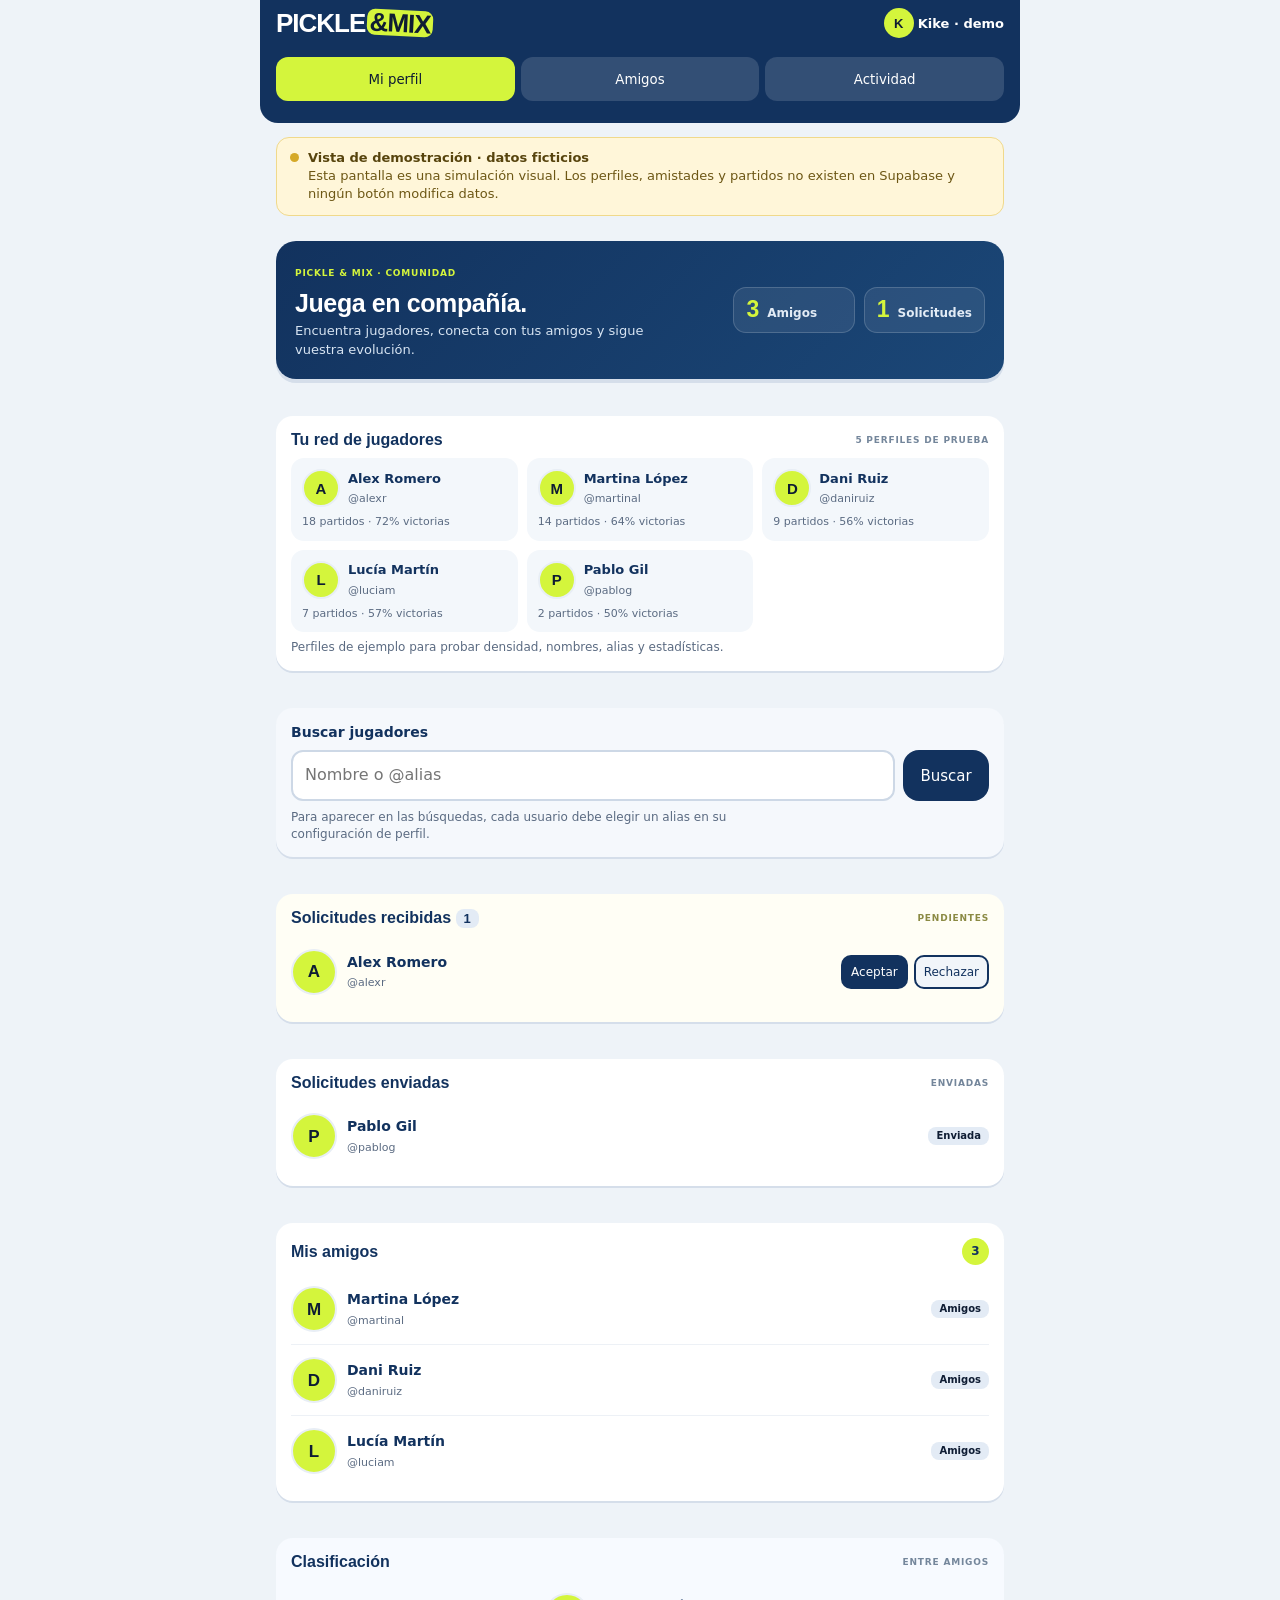
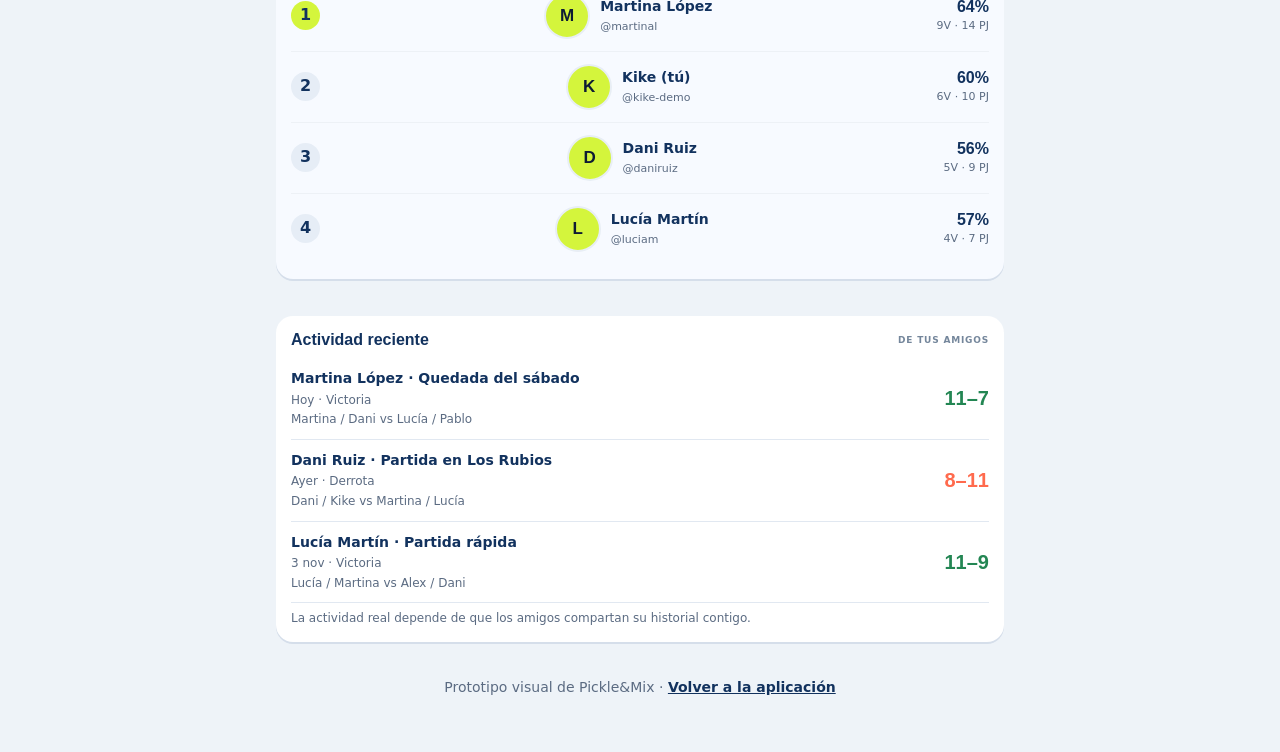
<file: community-demo.html>
<!doctype html>
<html lang="es">
<head>
<meta charset="utf-8">
<meta name="viewport" content="width=device-width,initial-scale=1">
<meta name="theme-color" content="#12325e">
<title>Pickle&Mix · Demo de comunidad</title>
<link rel="icon" href="favicon.svg?v=1" type="image/svg+xml">
<link rel="stylesheet" href="styles.css">
<style>
.demo-banner{display:flex;gap:9px;align-items:flex-start;background:#fff6d9;border:1px solid #f0d98b;color:#6d5715;border-radius:13px;padding:11px 13px;font-size:13px;line-height:1.4;margin:0 0 13px}
.demo-banner b{display:block;color:#57440d}
.demo-banner .dot{width:9px;height:9px;flex:none;border-radius:50%;background:#d5a928;margin-top:4px}
.demo-profile{display:flex;align-items:center;gap:10px;min-width:0}
.demo-profile .friend-person-info{min-width:0}
.demo-profile .friend-person-info b{display:block}
.demo-profile .mut{font-size:12px}
.demo-actions{display:flex;gap:6px;flex-wrap:wrap;justify-content:flex-end}
.demo-actions .btn{width:auto}
.demo-count{font:900 27px/1 "Arial Black",sans-serif;color:var(--court)}
.demo-rank{font-weight:900;color:var(--court);min-width:24px}
.demo-score{font:900 19px/1 "Arial Black",sans-serif;white-space:nowrap}
.demo-profile-grid{display:grid;grid-template-columns:repeat(2,minmax(0,1fr));gap:9px}
.demo-profile-card{background:#f3f7fb;border-radius:13px;padding:11px;min-width:0}
.demo-profile-card .friend-person{gap:8px}
.demo-profile-card .av{width:38px;height:38px;font-size:15px}
.demo-profile-card .friend-person-info b{font-size:13px;max-width:100%}
.demo-profile-card .friend-person-info .mut{font-size:11px}
.demo-profile-card small{display:block;color:var(--mut);font-size:11px;margin-top:7px}
.demo-note{font-size:12px;color:var(--mut);margin:7px 0 0}
@media(min-width:560px){main{max-width:760px}.demo-profile-grid{grid-template-columns:repeat(3,minmax(0,1fr))}}
</style>
</head>
<body>
<main>
<header class="top">
  <div class="mark">PICKLE<b>&amp;MIX</b></div>
  <div class="who"><span class="av">K</span><span class="nm">Kike · demo</span></div>
  <nav class="tabs" aria-label="Vista de demostración">
    <button aria-current="page">Mi perfil</button><button>Amigos</button><button>Actividad</button>
  </nav>
</header>
<div class="demo-banner"><span class="dot"></span><div><b>Vista de demostración · datos ficticios</b>Esta pantalla es una simulación visual. Los perfiles, amistades y partidos no existen en Supabase y ningún botón modifica datos.</div></div>

<div class="friends-dashboard">
<section class="card friends-hero">
  <div class="friends-hero-copy"><span class="section-kicker">PICKLE &amp; MIX · COMUNIDAD</span><h2>Juega en compañía.</h2><p>Encuentra jugadores, conecta con tus amigos y sigue vuestra evolución.</p></div>
  <div class="friends-overview"><div><b>3</b><span>Amigos</span></div><div><b>1</b><span>Solicitudes</span></div></div>
</section>

<section class="card friends-section">
  <div class="friends-section-head"><h3>Tu red de jugadores</h3><span class="section-kicker">5 PERFILES DE PRUEBA</span></div>
  <div class="demo-profile-grid">
    <div class="demo-profile-card"><div class="friend-person"><span class="av">A</span><div class="friend-person-info"><b>Alex Romero</b><span class="mut">@alexr</span></div></div><small>18 partidos · 72% victorias</small></div>
    <div class="demo-profile-card"><div class="friend-person"><span class="av">M</span><div class="friend-person-info"><b>Martina López</b><span class="mut">@martinal</span></div></div><small>14 partidos · 64% victorias</small></div>
    <div class="demo-profile-card"><div class="friend-person"><span class="av">D</span><div class="friend-person-info"><b>Dani Ruiz</b><span class="mut">@daniruiz</span></div></div><small>9 partidos · 56% victorias</small></div>
    <div class="demo-profile-card"><div class="friend-person"><span class="av">L</span><div class="friend-person-info"><b>Lucía Martín</b><span class="mut">@luciam</span></div></div><small>7 partidos · 57% victorias</small></div>
    <div class="demo-profile-card"><div class="friend-person"><span class="av">P</span><div class="friend-person-info"><b>Pablo Gil</b><span class="mut">@pablog</span></div></div><small>2 partidos · 50% victorias</small></div>
  </div>
  <p class="demo-note">Perfiles de ejemplo para probar densidad, nombres, alias y estadísticas.</p>
</section>

<form class="card friend-search friends-section" onsubmit="return false">
  <label for="friend-query">Buscar jugadores</label>
  <div class="row"><input id="friend-query" placeholder="Nombre o @alias" value="" autocomplete="off"><button class="btn sm" type="button">Buscar</button></div>
  <small>Para aparecer en las búsquedas, cada usuario debe elegir un alias en su configuración de perfil.</small>
</form>

<section class="card friends-section friends-requests">
  <div class="friends-section-head"><h3>Solicitudes recibidas <span class="tag">1</span></h3><span class="section-kicker">PENDIENTES</span></div>
  <div class="friend-row"><div class="friend-person"><span class="av">A</span><div class="friend-person-info"><b>Alex Romero</b><span class="mut">@alexr</span></div></div><div class="demo-actions"><button class="btn sm">Aceptar</button><button class="btn sm ghost">Rechazar</button></div></div>
</section>

<section class="card friends-section">
  <div class="friends-section-head"><h3>Solicitudes enviadas</h3><span class="section-kicker">ENVIADAS</span></div>
  <div class="friend-row"><div class="friend-person"><span class="av">P</span><div class="friend-person-info"><b>Pablo Gil</b><span class="mut">@pablog</span></div></div><span class="tag">Enviada</span></div>
</section>

<section class="card friends-section">
  <div class="friends-section-head"><h3>Mis amigos</h3><span class="friends-total">3</span></div>
  <div class="friend-row"><div class="friend-person"><span class="av">M</span><div class="friend-person-info"><b>Martina López</b><span class="mut">@martinal</span></div></div><span class="tag">Amigos</span></div>
  <div class="friend-row"><div class="friend-person"><span class="av">D</span><div class="friend-person-info"><b>Dani Ruiz</b><span class="mut">@daniruiz</span></div></div><span class="tag">Amigos</span></div>
  <div class="friend-row"><div class="friend-person"><span class="av">L</span><div class="friend-person-info"><b>Lucía Martín</b><span class="mut">@luciam</span></div></div><span class="tag">Amigos</span></div>
</section>

<section class="card friends-section friends-ranking">
  <div class="friends-section-head"><h3>Clasificación</h3><span class="section-kicker">ENTRE AMIGOS</span></div>
  <div class="friend-row leaderboard-row"><span class="leader-position">1</span><div class="friend-person"><span class="av">M</span><div class="friend-person-info"><b>Martina López</b><span class="mut">@martinal</span></div></div><span class="leader-stats"><b>64%</b><small>9V · 14 PJ</small></span></div>
  <div class="friend-row leaderboard-row"><span class="leader-position">2</span><div class="friend-person"><span class="av">K</span><div class="friend-person-info"><b>Kike (tú)</b><span class="mut">@kike-demo</span></div></div><span class="leader-stats"><b>60%</b><small>6V · 10 PJ</small></span></div>
  <div class="friend-row leaderboard-row"><span class="leader-position">3</span><div class="friend-person"><span class="av">D</span><div class="friend-person-info"><b>Dani Ruiz</b><span class="mut">@daniruiz</span></div></div><span class="leader-stats"><b>56%</b><small>5V · 9 PJ</small></span></div>
  <div class="friend-row leaderboard-row"><span class="leader-position">4</span><div class="friend-person"><span class="av">L</span><div class="friend-person-info"><b>Lucía Martín</b><span class="mut">@luciam</span></div></div><span class="leader-stats"><b>57%</b><small>4V · 7 PJ</small></span></div>
</section>

<section class="card friends-section">
  <div class="friends-section-head"><h3>Actividad reciente</h3><span class="section-kicker">DE TUS AMIGOS</span></div>
  <div class="history-row"><div><b>Martina López · Quedada del sábado</b><span class="mut">Hoy · Victoria</span><small>Martina / Dani vs Lucía / Pablo</small></div><strong class="win">11–7</strong></div>
  <div class="history-row"><div><b>Dani Ruiz · Partida en Los Rubios</b><span class="mut">Ayer · Derrota</span><small>Dani / Kike vs Martina / Lucía</small></div><strong class="loss">8–11</strong></div>
  <div class="history-row"><div><b>Lucía Martín · Partida rápida</b><span class="mut">3 nov · Victoria</span><small>Lucía / Martina vs Alex / Dani</small></div><strong class="win">11–9</strong></div>
  <p class="demo-note">La actividad real depende de que los amigos compartan su historial contigo.</p>
</section>
</div>
<p class="mut foot">Prototipo visual de Pickle&amp;Mix · <a href="./">Volver a la aplicación</a></p>
</main>
</body>
</html>
</file>
<file: styles.css>
:root{--court:#12325e;--ball:#d4f53c;--coral:#ff6a4d;--sky:#2f7bff;--ink:#0e1c33;--bg:#eef3f8;--card:#fff;--mut:#5b6b82;--r:20px}
*{box-sizing:border-box}html{-webkit-text-size-adjust:100%}
body{margin:0;background:var(--bg);color:var(--ink);font:16px/1.4 "Trebuchet MS",system-ui,sans-serif}
main{max-width:640px;margin:0 auto;padding:16px 16px 40px;min-height:100vh}
h1,h2,h3{margin:0;line-height:1.05}
.logo{font:900 clamp(40px,13vw,68px)/.9 "Arial Black",Impact,sans-serif;color:var(--court);letter-spacing:-2px;transform:rotate(-3deg);margin:28px 0 8px}
.logo b{background:var(--ball);padding:0 .12em;border-radius:14px;display:inline-block;transform:rotate(4deg)}
.sub{font-size:18px;color:var(--mut);margin:0 0 20px}
.card{background:var(--card);border-radius:var(--r);padding:16px;margin:12px 0;box-shadow:0 2px 0 #d5deea}
.btn{display:block;width:100%;border:0;border-radius:16px;padding:16px;font:800 18px inherit;font-family:inherit;background:var(--court);color:#fff;cursor:pointer;margin:8px 0;min-height:56px}
.btn:active{transform:scale(.98)}.btn.ball{background:var(--ball);color:var(--ink)}.btn.ghost{background:#fff;color:var(--court);box-shadow:inset 0 0 0 2px var(--court)}.btn.sm{padding:8px 12px;min-height:40px;font-size:15px;width:auto;display:inline-block;margin:2px}.btn.red{background:var(--coral)}
.btn:disabled{opacity:.4}
:focus-visible{outline:3px solid var(--sky);outline-offset:2px}
.row{display:flex;gap:8px;align-items:center}.row>*{flex:1}.row>.fix{flex:none}
input,select{font:inherit;padding:12px;border:2px solid #cdd8e6;border-radius:12px;width:100%;background:#fff;min-height:48px}
.chips{display:flex;flex-wrap:wrap;gap:8px}.chip{background:#e3ebf5;border-radius:99px;padding:6px 12px;font-weight:700}
.big{font:900 40px/1 "Arial Black",sans-serif}
.bar{height:12px;background:#d9e3ef;border-radius:9px;overflow:hidden;margin:8px 0}.bar i{display:block;height:100%;background:var(--ball);box-shadow:inset 0 0 0 2px var(--court);border-radius:9px;transition:width .4s}
.head{display:flex;justify-content:space-between;align-items:end;gap:8px}
.team{border-radius:var(--r);padding:16px;color:#fff;margin:10px 0}.team.a{background:var(--sky)}.team.b{background:var(--coral)}
.team .n{font:900 clamp(26px,8vw,38px)/1.1 "Arial Black",sans-serif;word-break:break-word}
.team .sc{display:flex;align-items:center;justify-content:space-between;margin-top:12px;background:rgba(0,0,0,.18);border-radius:16px;padding:6px}
.team .sc button{width:64px;height:64px;border:0;border-radius:14px;font:900 32px inherit;background:#fff;color:var(--ink);cursor:pointer}
.team .sc output{font:900 56px/1 "Arial Black",sans-serif}
.vs{text-align:center;font-weight:900;color:var(--mut)}
.err{background:#ffe3dd;color:#8a2512;padding:10px 12px;border-radius:12px;margin:8px 0;font-weight:700}
.ok{background:#e6f9b8;padding:10px 12px;border-radius:12px;margin:8px 0}
.mut{color:var(--mut);font-size:14px}.pend{opacity:.6}
.tag{font-size:13px;font-weight:800;border-radius:8px;padding:2px 8px;background:#e3ebf5}.tag.d{background:var(--ball)}.tag.s{background:#ffd9d1}
nav{display:flex;gap:8px;margin:12px 0}nav button{flex:1}
table{width:100%;border-collapse:collapse}td,th{padding:8px 4px;text-align:left;border-bottom:1px solid #e1e8f1}th{font-size:13px;color:var(--mut)}
#toast{position:fixed;left:50%;bottom:calc(20px + env(safe-area-inset-bottom,0px));transform:translate(-50%,calc(100% + 32px));opacity:0;visibility:hidden;pointer-events:none;background:var(--ink);color:#fff;padding:12px 18px;border-radius:14px;transition:transform .3s ease,opacity .3s ease,visibility .3s;max-width:90vw;z-index:9}#toast.on{transform:translate(-50%,0);opacity:1;visibility:visible}
@media(prefers-reduced-motion:reduce){*{transition:none!important}}

.top{position:sticky;top:0;z-index:5;background:var(--court);margin:-16px -16px 14px;padding:10px 16px 10px;border-radius:0 0 18px 18px}
.mark{font:900 26px/1 "Arial Black",Impact,sans-serif;color:#fff;letter-spacing:-1px;margin-bottom:8px}
.mark b{background:var(--ball);color:var(--ink);padding:0 .1em;border-radius:8px;margin-left:2px;display:inline-block;transform:rotate(3deg)}
.tabs{display:flex;gap:6px}.tabs button{flex:1;border:0;border-radius:12px;padding:10px 4px;min-height:44px;font:700 14px inherit;font-family:inherit;background:rgba(255,255,255,.14);color:#fff;cursor:pointer}
.tabs button[aria-current]{background:var(--ball);color:var(--ink)}


.banner{position:relative;height:260px;border-radius:20px;overflow:hidden;margin:8px 0 6px;background:linear-gradient(#2a62ad 0 44%,#2f6fbd 44%)}
.banner::before,.banner::after{content:"";position:absolute;left:8%;right:8%;height:4px;background:#fff;opacity:.8}
.banner::before{top:12%}.banner::after{bottom:9%}

.banner{height:300px;background:none}.banner::before,.banner::after{display:none}
.banner canvas{width:100%;height:100%;display:block;touch-action:pan-y;cursor:pointer}

.banner canvas{pointer-events:none;cursor:default}
.ov{position:fixed;inset:0;z-index:50;background:var(--court);display:flex;flex-direction:column;padding:env(safe-area-inset-top) 0 env(safe-area-inset-bottom);animation:ovin .2s ease-out}
.ovh{display:flex;justify-content:space-between;align-items:center;padding:10px 14px;color:#fff;font-weight:900}
.ov canvas{flex:1;width:100%;min-height:0;display:block;touch-action:none;cursor:pointer}
.ov p{margin:0;padding:12px;text-align:center;color:#fff}
@keyframes ovin{from{opacity:0;transform:scale(.96)}}

.podium{display:flex;align-items:flex-end;gap:8px;margin:14px 0 4px}
.pod{flex:1;min-width:0;text-align:center}
.pod .nm{font:900 clamp(14px,4.4vw,20px)/1.15 "Arial Black",sans-serif;word-break:break-word;padding:0 2px 2px}
.pod .rec{font-size:13px;color:var(--mut);font-weight:700;margin-bottom:6px}
.pod .blk{border-radius:16px 16px 0 0;display:flex;flex-direction:column;align-items:center;justify-content:flex-start;gap:2px;padding-top:8px;color:var(--ink);box-shadow:0 2px 0 #d5deea}
.pod .blk span{font-size:28px;line-height:1}.pod .blk b{font:900 30px/1 "Arial Black",sans-serif}
.pod.gold .blk{height:132px;background:var(--ball)}.pod.silver .blk{height:98px;background:#cfd8e3}.pod.bronze .blk{height:72px;background:#f0b88c}

.flow{display:flex;gap:6px;align-items:center;overflow-x:auto;padding:6px 0}
.flow .kc{flex:0 0 auto;min-width:130px;max-width:170px;display:flex;flex-direction:column;gap:8px;justify-content:space-around;align-self:stretch}
.flow h4{margin:0;font-size:12px;text-transform:uppercase;color:var(--mut);letter-spacing:.5px}
.fl{color:var(--mut);font-weight:900;flex:none}
.grp,.bm{background:#f3f7fb;border:2px solid #cdd8e6;border-radius:12px;padding:6px 8px;font-size:13px}
.grp h4{color:var(--court)}.ln,.bm>div{display:flex;justify-content:space-between;gap:6px;padding:2px 0}
.ln span,.bm span{overflow:hidden;text-overflow:ellipsis;white-space:nowrap;min-width:0}
.bm>div+div{border-top:1px solid #cdd8e6}.bm .w{font-weight:900;background:var(--ball);border-radius:6px;padding:2px 4px}
.bm.ph{opacity:.6;border-style:dashed}
.foot{text-align:center;margin-top:24px}.foot a{color:var(--court);font-weight:800}

.ctabs{display:flex;gap:8px;margin:4px 0 12px}
.ctabs button{flex:1;min-width:0;display:flex;flex-direction:column;align-items:center;gap:2px;border:0;border-radius:14px;padding:8px 4px;min-height:56px;font:inherit;background:#fff;color:var(--court);box-shadow:inset 0 0 0 2px var(--court);cursor:pointer}
.ctabs b{font-weight:800;font-size:16px}.ctabs small{font-size:13px;color:var(--mut)}
.ctabs button[aria-selected=true]{background:var(--court);color:#fff}.ctabs button[aria-selected=true] small{color:#d4f53c;font-weight:700}

.tagline{text-align:center;font-weight:800;font-size:clamp(17px,4.8vw,21px);line-height:1.3;color:var(--court);text-wrap:balance;margin:14px 8px 20px}
.tagline b{background:var(--ball);color:var(--ink);padding:0 .25em;border-radius:8px;white-space:nowrap}

/* Textos con formato: notas, avisos, estados vacíos y resúmenes */
.lead{font-size:16px;color:var(--mut);margin:4px 0 12px}
.note{background:#eaf1fb;border-left:5px solid var(--sky);border-radius:12px;padding:10px 12px;margin:10px 0;font-size:15px;line-height:1.45}
.note b{color:var(--court)}.note.tip{background:#f3fcd0;border-left-color:#a9c81d}
.hint{margin:10px 0 0;padding:8px 12px;background:#f3f7fb;border-radius:12px;font-size:14px;color:var(--mut)}.hint b{color:var(--court)}
.empty{text-align:center;color:var(--mut);padding:14px 8px;line-height:1.5;font-size:15px}.empty b{color:var(--ink);font-size:16px}
.stats{display:flex;gap:8px}
.stat{flex:1;min-width:0;background:#fff;border-radius:14px;padding:10px 6px;text-align:center;box-shadow:0 2px 0 #cfe58a}
.stat b{display:block;font:900 28px/1 "Arial Black",sans-serif;color:var(--court)}
.stat span{display:block;margin-top:4px;font-size:12px;font-weight:800;text-transform:uppercase;letter-spacing:.4px;color:var(--mut)}
.sl{display:flex;gap:10px;align-items:flex-start;padding:8px 0;border-bottom:1px solid #e1e8f1}.sl:last-child{border-bottom:0}
.sl .ic{flex:none;width:34px;height:34px;border-radius:50%;background:#e3ebf5;display:grid;place-items:center;font-size:17px}
.sl b{color:var(--court)}

/* Overlay de minijuegos (iframe) y recuadros de la Home */
.ov iframe{flex:1;width:100%;min-height:0;border:0;display:block;background:var(--court)}
.gt{font:900 22px/1.1 "Arial Black",Impact,sans-serif;color:var(--court);margin:18px 0 2px}
.games{display:grid;grid-template-columns:1fr 1fr;gap:12px;margin:0 0 16px}
.gc{display:flex;flex-direction:column;padding:0;border:0;border-radius:var(--r);overflow:hidden;background:var(--card);color:var(--ink);font:inherit;text-align:left;cursor:pointer;box-shadow:0 2px 0 #d5deea;min-width:0}
.gc:active{transform:scale(.98)}
.gc .th{display:block;aspect-ratio:160/96;background:var(--court)}.gc .th svg{display:block;width:100%;height:100%}
.gc .tx{display:block;padding:10px 12px 12px}
.gc .tx b{display:block;font:900 clamp(16px,4.6vw,20px)/1.1 "Arial Black",sans-serif;color:var(--court);margin-bottom:4px}
.gc .tx span{display:block;font-size:13px;line-height:1.3;color:var(--mut)}
@media(hover:hover){.gc:hover{box-shadow:0 2px 0 #cfe58a,0 0 0 3px var(--ball)}}

/* Cuenta (Supabase · Google): estado de sesión en la cabecera y tarjeta en Inicio */
.who{position:absolute;right:16px;top:10px;height:26px;display:flex;align-items:center;gap:6px;color:#fff;font-weight:800;font-size:13px;line-height:1}
.who:empty{display:none}
.who .nm{max-width:92px;overflow:hidden;text-overflow:ellipsis;white-space:nowrap}
.who .av{width:26px;height:26px;font-size:13px;box-shadow:0 0 0 2px var(--ball)}
@media(max-width:359px){.who .nm{display:none}}
.av{flex:none;display:inline-grid;place-items:center;width:40px;height:40px;border-radius:50%;object-fit:cover;background:var(--ball);color:var(--ink);font:900 18px/1 "Arial Black",sans-serif}
.sr{position:absolute;width:1px;height:1px;overflow:hidden;clip:rect(0 0 0 0);white-space:nowrap}
.acct h3{font:900 20px/1.1 "Arial Black",Impact,sans-serif;color:var(--court);margin-bottom:6px}
.acct .lead{margin:0 0 8px;font-size:15px}
.acct .me{display:flex;gap:12px;align-items:center;margin-bottom:4px}
.acct .me .av{width:52px;height:52px;font-size:22px}
.acct .me>div{min-width:0;display:flex;flex-direction:column;gap:3px;align-items:flex-start}
.acct .me b{max-width:100%;font-size:18px;color:var(--court);overflow:hidden;text-overflow:ellipsis;white-space:nowrap}
.acct .me .mut{max-width:100%;overflow:hidden;text-overflow:ellipsis;white-space:nowrap}
.acct.mini{display:flex;align-items:center;justify-content:space-between;gap:10px;padding:10px 12px}
.acct.mini .mut{flex:1;min-width:0}
.btn.gg{display:flex;align-items:center;justify-content:center;gap:10px;background:#fff;color:var(--ink);box-shadow:inset 0 0 0 2px #cdd8e6}
.btn.gg svg{width:22px;height:22px;flex:none}


/* Formulario de perfil */
.profile-form{display:flex;flex-direction:column;gap:7px;margin-top:14px}
.profile-form label{font-weight:800;color:var(--court);margin-top:7px}
.profile-form input,.profile-form select{min-height:46px}
.profile-form small{font-size:13px;line-height:1.35;color:var(--mut)}
.profile-form .hint{margin:5px 0}
.profile-form button{margin-top:10px}

/* Gestión de foto de perfil */
.avatar-tools{margin:14px 0 4px;padding-top:12px;border-top:1px solid #e1e8f1}
.avatar-tools>label{display:block;font-weight:800;color:var(--court);margin-bottom:8px}
.avatar-actions{display:flex;flex-direction:column;gap:6px}
.avatar-actions input{padding:9px;min-height:44px;font-size:14px}
.avatar-actions small{font-size:13px;color:var(--mut)}
.avatar-actions .btn{margin:4px 0 0}

/* Cambiar la foto desde el propio avatar */
.avatar-picker{position:relative;display:inline-flex;flex:none;align-items:center;justify-content:center;width:56px;height:56px;margin:0!important;padding:0;border:0;border-radius:50%;cursor:pointer}
.avatar-picker .av{width:56px;height:56px;font-size:23px;box-shadow:0 0 0 2px #e1e8f1}
.avatar-camera{position:absolute;right:-2px;bottom:-2px;display:grid;place-items:center;width:23px;height:23px;border:2px solid #fff;border-radius:50%;background:var(--court);color:#fff;font-size:15px;line-height:1}
.avatar-picker:hover .av{filter:brightness(.88)}
.avatar-picker:focus-visible{outline:3px solid var(--sky);outline-offset:4px}
.avatar-google{margin:5px 0 0!important;min-height:34px;padding:5px 10px;font-size:12px}

/* Panel principal de Mi perfil */
.profile-dashboard{display:flex;flex-direction:column;gap:12px;width:100%}
.profile-identity{display:flex;align-items:center;justify-content:space-between;gap:12px}
.profile-identity .me{flex:1;min-width:0}
.profile-settings-btn{width:auto;min-width:124px;min-height:42px;margin:0;padding:8px 12px;font-size:14px}
.profile-section-title{margin:8px 2px 0;font:900 19px/1.1 "Arial Black",Impact,sans-serif;color:var(--ball)}
.profile-metrics{display:grid;grid-template-columns:repeat(3,minmax(0,1fr));gap:8px}
.profile-metric{display:flex;flex-direction:column;justify-content:center;align-items:center;gap:5px;min-width:0;min-height:88px;padding:10px 6px;text-align:center}
.profile-metric b{font:900 27px/1 "Arial Black",Impact,sans-serif;color:var(--court)}
.profile-metric span{font-size:12px;line-height:1.2;color:var(--mut)}
.profile-empty h3{margin:0 0 6px;color:var(--court);font:900 18px "Arial Black",Impact,sans-serif}
.profile-empty p{margin:0 0 10px;color:var(--mut);font-size:14px}
.profile-settings-head{margin-bottom:12px}
.profile-settings-head .btn{width:auto;min-height:38px;margin:0;padding:6px 12px;font-size:13px}
@media(max-width:380px){.profile-identity{align-items:flex-start;flex-wrap:wrap}.profile-settings-btn{width:100%}.profile-metric span{font-size:11px}}

/* Amigos y conexiones */
.friend-search label{display:block;margin-bottom:8px;font-weight:800;color:var(--court)}
.friend-search .row{display:flex;gap:8px}
.friend-search .row input{flex:1;min-width:0}
.friend-search small{display:block;margin-top:8px;color:var(--mut);font-size:12px;line-height:1.4}
.friend-row{display:flex;align-items:center;justify-content:space-between;gap:10px;padding:10px 0;border-bottom:1px solid #e1e8f1}
.friend-row:last-child{border-bottom:0}
.friend-person{display:flex;align-items:center;gap:10px;min-width:0}
.friend-person .av{width:42px;height:42px;font-size:17px;object-fit:cover}
.friend-person-info{display:flex;flex-direction:column;gap:3px;min-width:0}
.friend-person-info b{max-width:190px;overflow:hidden;text-overflow:ellipsis;white-space:nowrap;color:var(--court)}
.friend-person-info .mut{font-size:12px}
.friend-actions{display:flex;gap:6px;flex-wrap:wrap;justify-content:flex-end}
.friend-row .btn{width:auto;min-height:34px;margin:0;padding:6px 10px;font-size:12px}
.friend-row .tag{flex:none}
@media(max-width:360px){.friend-row{align-items:flex-start}.friend-actions{max-width:118px}}

/* Historial y estadísticas personales */
.history-row{display:flex;align-items:center;justify-content:space-between;gap:12px;padding:11px 0;border-bottom:1px solid #e1e8f1}
.history-row:last-child{border-bottom:0}
.history-row>div{display:flex;flex-direction:column;gap:4px;min-width:0}
.history-row b{color:var(--court);font-size:14px}
.history-row .mut,.history-row small{font-size:12px;color:var(--mut);line-height:1.3}
.history-row small{overflow:hidden;text-overflow:ellipsis;white-space:nowrap}
.history-row strong{font:900 20px/1 "Arial Black",Impact,sans-serif;white-space:nowrap}
.history-row strong.win{color:#238653}
.history-row strong.loss{color:var(--coral)}
.session-save label{display:block;margin:12px 0 6px;font-weight:800;color:var(--court)}
.session-save h3,.session-saved b{color:var(--court)}
.session-save p,.session-saved .mut{font-size:13px;color:var(--mut);line-height:1.4}
.session-save button{margin-top:14px}
.session-saved{display:flex;flex-direction:column;gap:6px}

.friend-profile-link{display:flex;align-items:center;min-width:0;flex:1;padding:0;border:0;background:transparent;text-align:left;cursor:pointer}
.friend-profile-link:hover .friend-person-info b{text-decoration:underline}
.profile-public-hero{display:flex;flex-direction:column;gap:18px;padding:20px}
.profile-public-identity{display:flex;align-items:center;gap:15px;min-width:0}
.profile-public-avatar{flex:none}
.profile-public-hero .profile-public-avatar .av{width:68px;height:68px;border-radius:20px}
.profile-public-name{display:flex;flex-direction:column;align-items:flex-start;gap:5px;min-width:0}
.profile-public-name h2{margin:1px 0 0;font-size:clamp(21px,4vw,27px);line-height:1.08;overflow-wrap:anywhere}
.profile-public-name .mut{font-size:13px}
.profile-public-social-row{display:flex;align-items:center;justify-content:space-between;gap:12px;padding-top:14px;border-top:1px solid var(--line)}
.profile-public-friends{display:inline-flex;align-items:baseline;gap:6px;min-height:32px;padding:4px 0;border:0;background:transparent;color:var(--ink);cursor:default;user-select:none;white-space:nowrap}
.profile-public-friends .profile-friend-count-number{font:900 20px/1 "Arial Black",Impact,sans-serif;color:var(--court)}
.profile-public-friends .profile-friend-count-label{font-size:13px;font-weight:700;color:var(--mut)}
.profile-public-actions{display:flex;justify-content:flex-end;align-items:center;gap:9px;flex-wrap:wrap;margin:0}
.profile-public-actions .btn{width:auto;margin:0}
.profile-public-actions .profile-friend-status{display:inline-flex;align-items:center;padding:7px 10px;border-radius:9px;background:var(--ball);color:var(--court);font-size:12px;font-weight:800;white-space:nowrap}
.profile-public-actions .profile-friend-status.is-friend{background:transparent;border:1px solid var(--line)}
.profile-public-actions .profile-remove-friend{color:var(--mut);border-color:var(--line)}
.profile-public-actions .profile-remove-friend:hover{color:var(--danger,#b42318);border-color:currentColor}
@media(max-width:480px){.profile-public-hero{padding:16px;gap:15px}.profile-public-hero .profile-public-avatar .av{width:58px;height:58px;border-radius:17px}.profile-public-social-row{align-items:flex-start}.profile-public-actions{justify-content:flex-end;gap:7px}.profile-public-actions .btn{font-size:12px;padding:8px 10px}.profile-public-actions .profile-friend-status{font-size:11px;padding:7px 8px}}

/* Clasificación de amigos */
.leaderboard-row{gap:8px}
.leader-position{display:grid;place-items:center;flex:none;width:25px;height:25px;border-radius:50%;background:var(--ball);color:var(--ink);font-weight:900}
.leaderboard-row .friend-profile-link{flex:1}
.leader-stats{display:flex;flex-direction:column;align-items:flex-end;gap:2px;white-space:nowrap}
.leader-stats b{color:var(--court);font:900 16px "Arial Black",Impact,sans-serif}
.leader-stats small{font-size:11px;color:var(--mut)}


/* Acceso social integrado en Mi perfil */
.profile-community{width:100%;display:flex;align-items:center;gap:12px;padding:14px;text-align:left;border:0;color:var(--ink);cursor:pointer}
.community-symbol{flex:none;width:42px;height:42px;display:grid;place-items:center;border-radius:13px;background:var(--ball);color:var(--court);font-size:23px;font-weight:900}
.community-copy{display:flex;flex:1;min-width:0;flex-direction:column;gap:3px}
.community-copy b{font:900 16px/1.1 "Arial Black",Impact,sans-serif;color:var(--court)}
.community-copy small{font-size:12px;line-height:1.35;color:var(--mut)}
.community-count{display:grid;place-items:center;min-width:24px;height:24px;padding:0 7px;border-radius:99px;background:var(--coral);color:#fff;font-size:12px;font-weight:900}
.community-arrow{font-size:27px;line-height:1;color:var(--mut)}
.guest-welcome{display:flex;flex-direction:column;gap:12px}
.guest-hero{padding:22px 18px;border-radius:20px;background:var(--court);color:#fff;box-shadow:0 3px 0 #d5deea}
.guest-free{display:inline-block;padding:5px 9px;border-radius:99px;background:var(--ball);color:var(--ink);font-size:11px;font-weight:900;letter-spacing:.5px}
.guest-hero h3{margin:14px 0 8px;color:#fff;font:900 clamp(23px,6vw,30px)/1.08 "Arial Black",Impact,sans-serif;letter-spacing:-.5px}
.guest-hero p{margin:0 0 12px;color:#dce7f4;font-size:15px;line-height:1.45}
.guest-hero .btn.gg{margin:12px 0 7px;min-height:52px}
.guest-hero>small{display:block;text-align:center;color:#cbd9e9;font-size:12px}
.guest-mode{display:block;padding:9px 12px;border-radius:11px;background:#e3ebf5;color:var(--court);font-size:12px;font-weight:800;text-align:center}
.guest-benefits{padding:17px 16px;background:#fff;border-radius:20px;box-shadow:0 2px 0 #d5deea}
.guest-benefits h3{margin:0 0 12px;color:var(--court);font:900 19px/1.1 "Arial Black",Impact,sans-serif}
.guest-benefit{display:flex;align-items:center;gap:12px;padding:11px 0;border-bottom:1px solid #e1e8f1}
.guest-benefit:last-child{border-bottom:0;padding-bottom:0}
.guest-icon{flex:none;display:grid;place-items:center;width:36px;height:36px;border-radius:11px;background:#eef3f8;color:var(--court);font:900 13px "Arial Black",sans-serif}
.guest-benefit>div{display:flex;flex-direction:column;gap:3px;min-width:0}
.guest-benefit b{color:var(--court);font-size:14px}
.guest-benefit small{color:var(--mut);font-size:12px;line-height:1.35}
.guest-continue{padding:15px 16px;border-radius:18px;background:#f3fcd0}
.guest-continue>b{color:var(--court);font-size:15px}
.guest-continue p{margin:5px 0 0;color:var(--mut);font-size:13px;line-height:1.45}
.guest-continue .btn{margin:12px 0 0}


/* Rediseño visual: perfil y comunidad */
.profile-dashboard{gap:16px}
.profile-hero{display:flex;flex-direction:column;align-items:stretch;gap:15px;padding:18px;background:linear-gradient(135deg,#12325e 0%,#1b4777 100%);border:0;color:#fff;box-shadow:0 4px 0 #d5deea}
.profile-hero .profile-hero-main{display:flex;align-items:center;gap:15px;min-width:0}
.profile-avatar-large{flex:none}
.profile-avatar-large .avatar-picker{width:76px;height:76px}
.profile-avatar-large .avatar-picker .av{width:76px;height:76px;font-size:30px;box-shadow:0 0 0 3px rgba(212,255,58,.9)}
.profile-avatar-large .avatar-camera{width:25px;height:25px;border-color:#12325e;background:var(--ball);color:var(--court)}
.profile-hero-copy{display:flex;flex-direction:column;align-items:flex-start;gap:5px;min-width:0}
.profile-hero-copy .tag{background:var(--ball);color:var(--court);border:0;font-size:10px;letter-spacing:.5px}
.profile-hero-copy>b{max-width:100%;overflow:hidden;text-overflow:ellipsis;white-space:nowrap;color:#fff;font:900 22px/1.05 "Arial Black",Impact,sans-serif}
.profile-hero-copy .profile-alias{color:#d8e6f5;font-size:13px}
.profile-hero-copy .profile-location{color:#c1d3e7;font-size:12px;line-height:1.3}
.profile-hero .profile-settings-btn{align-self:flex-end;min-width:0;min-height:36px;padding:6px 12px;border:1px solid rgba(255,255,255,.35);color:#fff;background:rgba(255,255,255,.08)}
.profile-hero .profile-settings-btn:hover{background:rgba(255,255,255,.16)}
.profile-stat-block{display:flex;flex-direction:column;gap:9px}
.profile-stat-block .profile-section-title{margin:0 2px;color:var(--court);font-size:17px}
.profile-metrics{gap:9px}
.profile-metric{min-height:96px;border:1px solid #e1e8f1;border-radius:16px;background:linear-gradient(180deg,#fff 0%,#f7faff 100%);box-shadow:0 2px 0 #dce5ef}
.profile-metric b{font-size:29px;color:var(--court)}
.profile-metric span{font-size:11px;font-weight:700;letter-spacing:.1px}
.profile-community{padding:13px 15px;border-radius:16px;background:#f2f9d8;box-shadow:0 3px 0 #dce8b4;transition:transform .16s ease,box-shadow .16s ease}
.profile-community:hover{transform:translateY(-1px);box-shadow:0 4px 0 #dce8b4}
.community-symbol{width:46px;height:46px;border-radius:14px;background:var(--court);color:var(--ball)}
.community-copy b{font-size:15px}
.community-copy small{font-size:12px}
.profile-activity-card{padding:16px}
.profile-card-heading,.friends-section-head{display:flex;align-items:center;justify-content:space-between;gap:10px;margin-bottom:7px}
.profile-card-heading h3,.friends-section-head h3{margin:0;color:var(--court);font:900 17px/1.15 "Arial Black",Impact,sans-serif}
.section-kicker{flex:none;color:#74869b;font-size:9px;font-weight:900;letter-spacing:.8px}
.profile-activity-card .history-row{padding:12px 0}
.profile-activity-card>p{margin:4px 0 0}
.profile-dashboard>.btn.ghost{margin-top:0}
.friends-dashboard{display:flex;flex-direction:column;gap:13px}
.friends-hero{display:flex;flex-direction:column;gap:16px;padding:19px;border:0;border-radius:20px;background:linear-gradient(135deg,#12325e 0%,#1b4777 100%);color:#fff;box-shadow:0 4px 0 #d5deea}
.friends-hero-copy .section-kicker{color:var(--ball)}
.friends-hero h2{margin:8px 0 6px;color:#fff;font:900 25px/1.05 "Arial Black",Impact,sans-serif;letter-spacing:-.4px}
.friends-hero p{max-width:360px;margin:0;color:#d7e4f2;font-size:13px;line-height:1.45}
.friends-overview{display:grid;grid-template-columns:repeat(2,minmax(0,1fr));gap:9px}
.friends-overview>div{display:flex;align-items:baseline;gap:8px;padding:10px 12px;border:1px solid rgba(255,255,255,.17);border-radius:13px;background:rgba(255,255,255,.08)}
.friends-overview b{color:var(--ball);font:900 23px/1 "Arial Black",Impact,sans-serif}
.friends-overview span{color:#e2ebf5;font-size:12px;font-weight:700}
.friends-section{padding:15px;border-radius:17px}
.friend-search{background:#f5f8fc}
.friend-search label{font-size:14px}
.friend-search .row{align-items:stretch}
.friend-search .row input{min-width:0}
.friend-search .row .btn{width:auto;flex:none;min-width:86px;margin:0}
.friend-search small{max-width:440px}
.friends-section-head{margin-bottom:9px}
.friends-section-head h3{font-size:16px}
.friends-total{display:grid;place-items:center;min-width:27px;height:27px;padding:0 8px;border-radius:99px;background:var(--ball);color:var(--court);font-size:12px;font-weight:900}
.friends-requests{border-color:#e7e9c7;background:#fffef5}
.friends-requests .friends-section-head .section-kicker{color:#8b8a43}
.friend-row{gap:12px;padding:12px 0;border-bottom-color:#edf1f6}
.friend-person .av{width:46px;height:46px;border:2px solid #e8eef5}
.friend-person-info b{font-size:14px}
.friend-person-info .mut{font-size:11px}
.friend-row .btn{border-radius:10px}
.friend-row .btn.ghost{background:#f1f5f9}
.friend-row .tag{font-size:10px}
.friend-profile-link{gap:0}
.friends-ranking{background:#f7faff}
.friends-ranking .leaderboard-row{padding:12px 0}
.friends-ranking .leader-position{width:29px;height:29px;background:#e6edf6;color:var(--court)}
.friends-ranking .leaderboard-row:nth-of-type(2) .leader-position{background:var(--ball)}
.friends-back{margin-top:2px}
@media(min-width:600px){
 .profile-hero{flex-direction:row;align-items:center;justify-content:space-between;padding:21px}
 .profile-hero .profile-settings-btn{align-self:center}
 .friends-hero{flex-direction:row;align-items:center;justify-content:space-between}
 .friends-overview{min-width:210px}
}
@media(max-width:380px){
 .profile-hero{padding:15px}
 .profile-avatar-large .avatar-picker,.profile-avatar-large .avatar-picker .av{width:66px;height:66px}
 .profile-hero-copy>b{font-size:19px}
 .friends-section{padding:13px}
 .friends-overview>div{gap:5px;padding:9px}
 .friend-row .btn{padding:6px 8px}
}

.player-add .hint{margin:8px 0 0;font-size:12px}.player-suggestions{margin-top:9px;border:1px solid #dce5ef;border-radius:12px;overflow:hidden;background:#fff}.player-suggestions[hidden]{display:none}.player-suggestion{display:flex;width:100%;align-items:center;gap:9px;padding:10px 12px;border:0;border-bottom:1px solid #edf1f6;background:#fff;text-align:left;color:var(--ink);cursor:pointer}.player-suggestion small{color:#718096;flex:1}.player-suggestion span{font-size:11px;font-weight:800;color:#315b8c}.player-entry input{min-width:0;flex:1}.player-account{font-size:10px;font-weight:800;color:#718096;white-space:nowrap}.player-account.linked{color:#24734a}


/* Confirmación de participaciones en torneos */
.session-invites{display:flex;flex-direction:column;gap:10px;border:1px solid #d8e3ef}
.session-invites>p{margin:0;color:var(--mut);font-size:13px;line-height:1.45}
.session-invite-card{display:flex;flex-direction:column;gap:12px;padding:13px 0;border-top:1px solid #e3eaf2}
.session-invite-card>div:first-child{display:flex;flex-direction:column;gap:4px;min-width:0}
.session-invite-card>div:first-child>b{color:var(--court);font-weight:900}
.session-invite-card .mut,.session-invite-card small{font-size:12px;color:var(--mut)}
.session-invite-card .invite-actions{gap:8px}
.session-invite-card .invite-actions .btn{margin:0;min-height:42px}

/* Registro visual de quedadas */
.profile-metric-click{width:100%;font:inherit;cursor:pointer;transition:transform .16s ease,box-shadow .16s ease}
.profile-metric-click:disabled{cursor:default;opacity:.75}
.profile-metric-click:not(:disabled):hover{transform:translateY(-2px);box-shadow:0 4px 0 #cfe58a}
.profile-metric-click small{font-size:10px;font-weight:800;color:#315b8c}
.sessions-page{display:flex;flex-direction:column;gap:13px}
.sessions-page-head{display:flex;align-items:center;justify-content:space-between;gap:12px}
.sessions-page-head h2{margin-bottom:4px}
.sessions-total{display:grid;place-items:center;flex:none;width:42px;height:42px;border-radius:14px;background:var(--ball);color:var(--court);font:900 20px "Arial Black",sans-serif}
.session-grid{display:grid;grid-template-columns:repeat(2,minmax(0,1fr));gap:10px}
.session-grid-card{display:flex;flex-direction:column;align-items:flex-start;gap:8px;min-width:0;min-height:145px;padding:13px;border:1px solid #e0e8f1;border-radius:16px;background:#fff;color:var(--ink);text-align:left;box-shadow:0 2px 0 #dce5ef;cursor:pointer}
.session-grid-card:hover{transform:translateY(-2px);box-shadow:0 4px 0 #cfe58a}
.session-grid-date{font-size:11px;font-weight:800;color:#718096;text-transform:capitalize}
.session-grid-card>b{width:100%;color:var(--court);font:900 15px/1.2 "Arial Black",Impact,sans-serif;overflow-wrap:anywhere}
.session-grid-meta{font-size:12px;color:var(--mut)}
.session-grid-bottom{display:flex;align-items:center;justify-content:space-between;gap:5px;width:100%;margin-top:auto}
.session-grid-bottom .tag{font-size:9px}
.session-grid-arrow{font-size:23px;line-height:1;color:var(--mut)}
.session-detail-hero{padding:18px;background:linear-gradient(135deg,#12325e 0%,#1b4777 100%);color:#fff}
.session-detail-hero .section-kicker{color:var(--ball)}
.session-detail-hero h2{margin:8px 0;color:#fff}
.session-detail-hero .lead{margin:0;color:#d7e4f2;font-size:13px}
.session-detail-stats{display:grid;grid-template-columns:repeat(3,1fr);gap:8px;margin-top:17px}
.session-detail-stats>div{display:flex;flex-direction:column;gap:3px;padding:10px;border:1px solid rgba(255,255,255,.16);border-radius:12px;background:rgba(255,255,255,.08);text-align:center}
.session-detail-stats b{color:var(--ball);font:900 23px "Arial Black",sans-serif}
.session-detail-stats span{font-size:11px;color:#e0eaf5}
.session-detail-matches{padding:15px}
.sessions-back{width:auto;margin:0}
@media(max-width:360px){.session-grid{gap:8px}.session-grid-card{padding:10px;min-height:140px}.session-grid-card>b{font-size:13px}}

.session-match-row{display:flex;align-items:center;justify-content:space-between;gap:12px;padding:12px 0;border-bottom:1px solid #e1e8f1}
.session-match-row:last-child{border-bottom:0}
.session-match-info{display:flex;flex-direction:column;gap:5px;min-width:0}
.session-match-info>b{color:var(--court);font-size:14px}
.session-match-info small{font-size:12px;line-height:1.4;color:var(--mut);overflow-wrap:anywhere}
.session-match-info small span{font-weight:800;color:var(--court)}
.session-match-row>strong{flex:none;font:900 19px "Arial Black",Impact,sans-serif;color:var(--court);white-space:nowrap}


/* Clubes */
.clubs-page{display:flex;flex-direction:column;gap:14px}
.clubs-hero{display:flex;align-items:center;justify-content:space-between;gap:14px;padding:20px;border-radius:20px;background:linear-gradient(135deg,#12325e,#1b4777);color:#fff}
.clubs-hero .section-kicker{color:var(--ball)}
.clubs-hero h2{margin:8px 0 6px;color:#fff;font:900 27px/1.05 "Arial Black",Impact,sans-serif}
.clubs-hero p{max-width:430px;margin:0;color:#d7e4f2;font-size:13px;line-height:1.5}
.clubs-hero-mark{display:grid;place-items:center;flex:none;width:58px;height:58px;border:1px solid rgba(255,255,255,.2);border-radius:18px;background:rgba(255,255,255,.08);font-size:32px;color:var(--ball)}
.club-create-card{padding:16px}
.club-create-card form{display:flex;flex-direction:column;gap:8px}
.club-create-card label{margin-top:5px;font-size:12px;font-weight:800;color:var(--court)}
.club-create-card input,.club-create-card textarea,.clubs-list-head input{width:100%;min-width:0;padding:11px 12px;border:1px solid #dce5ef;border-radius:11px;background:#fff;color:var(--ink);font:inherit}
.club-create-card textarea{resize:vertical}
.club-create-card .btn{margin-top:5px}
.clubs-list{display:flex;flex-direction:column;gap:10px}
.clubs-list-head{display:flex;align-items:center;justify-content:space-between;gap:12px}
.clubs-list-head h3{margin:0;flex:none}
.clubs-list-head input{max-width:230px;font-size:12px}
.club-card{display:flex;flex-direction:column;gap:12px;padding:14px;border:1px solid #e0e8f1;border-radius:16px;background:#fff;box-shadow:0 2px 0 #dce5ef}
.club-card[hidden]{display:none}
.club-card-main{display:flex;align-items:flex-start;gap:12px;min-width:0}
.club-avatar{display:grid;place-items:center;flex:none;width:44px;height:44px;border-radius:14px;background:#eaf1fa;color:var(--court);font-size:23px}
.club-card-copy{min-width:0}
.club-card-copy>b{display:block;color:var(--court);font:900 16px "Arial Black",Impact,sans-serif}
.club-card-copy>span{display:block;margin-top:4px;color:var(--mut);font-size:11px}
.club-card-copy p{margin:8px 0 0;color:#45566b;font-size:13px;line-height:1.45}
.club-card-actions{display:flex;align-items:center;justify-content:flex-end;gap:8px}
.club-card-actions .btn{width:auto;margin:0}
.club-members,.club-description{padding:15px}
.club-member-item{border-bottom:1px solid #edf1f6}
.club-member-item:last-child{border-bottom:0}
.club-member-row{display:flex;align-items:center;gap:10px;padding:10px 0}
.club-member-row .av{width:38px;height:38px;flex:0 0 38px}
.club-member-profile{display:flex;align-items:center;gap:10px;flex:1;min-width:0;padding:0;border:0;background:transparent;color:inherit;text-align:left;cursor:pointer}
.club-member-profile:focus-visible{outline:2px solid var(--court);outline-offset:4px;border-radius:8px}
.club-member-identity{display:flex;flex:1;flex-direction:column;gap:2px;min-width:0}
.club-member-identity b{font-size:13px}
.club-member-identity small{color:var(--mut);font-size:11px}
.club-member-profile:hover .club-member-identity b{text-decoration:underline}
.club-member-row>.tag{font-size:9px;flex:0 0 auto;white-space:nowrap}
.club-member-item{position:relative}
.club-member-item.menu-open{z-index:8}
.club-member-menu-trigger{display:grid;place-items:center;flex:0 0 34px;width:34px;height:34px;padding:0;border:0;border-radius:10px;background:transparent;color:var(--court);cursor:pointer;transition:background .16s ease,color .16s ease}
.club-member-menu-dots{display:block;font:900 25px/1 Arial,sans-serif;transform:translateY(-1px)}
.club-member-menu-trigger:hover,.club-member-item.menu-open .club-member-menu-trigger{background:#e3ebf5;color:var(--ink)}
.club-member-menu-trigger:focus-visible,.club-member-menu-popover button:focus-visible{outline:2px solid var(--sky);outline-offset:2px}
.club-member-menu-popover{display:none;position:absolute;z-index:12;top:calc(100% - 1px);right:0;width:218px;max-width:calc(100vw - 64px);padding:6px;background:#fff;border:1px solid #dce5ef;border-radius:13px;box-shadow:0 10px 28px rgba(14,28,51,.18)}
.club-member-item.menu-open .club-member-menu-popover{display:grid;gap:3px}
.club-member-menu-popover button{display:flex;align-items:center;width:100%;min-height:40px;padding:9px 11px;border:0;border-radius:8px;background:transparent;color:var(--court);text-align:left;font:700 12px/1.25 "Trebuchet MS",system-ui,sans-serif;cursor:pointer}
.club-member-menu-popover button:hover{background:#edf3f9;color:var(--ink)}
.club-member-menu-popover button.danger{margin-top:2px;border-top:1px solid #edf1f6;border-radius:0 0 8px 8px;padding-top:11px;color:#c34a40}
.club-member-menu-popover button.danger:hover{background:#fff1ef;color:#a9362e}
@media(max-width:420px){.club-member-row{gap:7px}.club-member-row .av{width:34px;height:34px;flex-basis:34px}.club-member-profile{gap:8px}.club-member-identity b{font-size:12px}.club-member-row>.tag{font-size:8px;padding:5px 7px}.club-member-menu-trigger{flex-basis:32px;width:32px;height:32px}.club-member-menu-popover{width:210px}}
.club-description>p{margin:0;line-height:1.5}
.club-detail-meta{display:flex;flex-wrap:wrap;gap:12px;margin-top:13px;padding-top:12px;border-top:1px solid #edf1f6;color:var(--mut);font-size:11px}
.club-join-card{text-align:center;padding:20px}
.club-join-card p{font-size:13px;color:var(--mut)}
.club-join-card .btn{margin-bottom:0}
@media(max-width:420px){.clubs-list-head{align-items:stretch;flex-direction:column}.clubs-list-head input{max-width:none}.clubs-hero-mark{width:46px;height:46px}.club-card-actions{justify-content:space-between}}


/* Acceso gratuito a minijuegos por nivel de cuenta */
.games-section{margin-top:4px}
.games-section>.lead{margin-bottom:13px}
.games-open,.games-registered{display:grid;grid-template-columns:repeat(2,minmax(0,1fr));gap:11px}
.games-registered-heading{display:flex;align-items:center;justify-content:space-between;gap:8px;margin:20px 2px 9px;color:var(--court);font-size:13px;font-weight:900}
.games-registered-heading small{color:var(--mut);font-size:9px;letter-spacing:.08em}
.gc-registered{position:relative;isolation:isolate;overflow:hidden;opacity:.78}
.gc-registered:after{content:"";position:absolute;inset:0;z-index:1;background:rgba(242,246,250,.30);backdrop-filter:blur(1.1px);pointer-events:none}
.gc-lock{position:absolute;inset:auto 7px 7px;z-index:2;display:flex;align-items:center;justify-content:center;gap:5px;padding:6px 5px;border:1px solid rgba(18,50,94,.12);border-radius:9px;background:rgba(255,255,255,.91);color:#12325e;font-size:10px;line-height:1.1;box-shadow:0 2px 8px rgba(18,50,94,.08)}
.gc-lock-icon{font-size:12px}
.gc-registered .tx{padding-bottom:31px}
.gc-registered:focus-visible{outline:3px solid var(--court);outline-offset:3px}
@media(max-width:360px){.gc-lock{font-size:9px}.games-registered-heading{align-items:flex-start;flex-direction:column;gap:3px}}


/* Accesos rápidos en el banner de comunidad */
.friends-overview button{display:flex;flex-direction:column;align-items:center;justify-content:center;gap:2px;min-width:70px;padding:7px 9px;border:1px solid rgba(255,255,255,.22);border-radius:12px;background:rgba(255,255,255,.09);color:inherit;cursor:pointer;font:inherit;transition:background .16s,border-color .16s,transform .16s}
.friends-overview button:hover,.friends-overview button[aria-pressed="true"]{background:rgba(255,255,255,.2);border-color:rgba(255,255,255,.55);transform:translateY(-1px)}
.friends-overview button b{font-size:22px;line-height:1.1}
.friends-overview button span{font-size:11px;font-weight:800}
.friends-overview button small{font-size:9px;opacity:.8}
.community-detail-panel{scroll-margin-top:16px}

/* Minijuegos para cuentas registradas: tarjetas a plena intensidad */
.games-registered-unlocked .gc-registered{opacity:1}
.games-registered-unlocked .gc-registered:after{display:none}
.games-registered-unlocked .gc-registered .tx{padding-bottom:inherit}

/* Navegación secundaria agrupada bajo Partido */
.party-subnav{display:flex;align-items:center;justify-content:center;gap:7px;padding:0 12px 11px;flex-wrap:wrap}
.party-subnav button{border:1px solid rgba(18,50,94,.14);border-radius:999px;background:rgba(255,255,255,.72);color:var(--court);padding:7px 13px;font-family:inherit;font-size:12px;font-weight:700;cursor:pointer;transition:background .16s,border-color .16s}
.party-subnav button[aria-current="page"]{background:var(--court);border-color:var(--court);color:#fff}
@media(max-width:420px){.party-subnav{gap:5px;padding-bottom:9px}.party-subnav button{padding:7px 10px;font-size:11px}}

/* Gestión avanzada de clubes y eventos */
.club-avatar img{width:100%;height:100%;object-fit:cover;border-radius:inherit}
.club-cover{height:150px;border-radius:18px 18px 0 0;background-size:cover;background-position:center;background-color:#e8eef6}
.club-cover+.clubs-hero{border-radius:0 0 18px 18px}
.club-detail-identity{display:flex;align-items:center;gap:13px;min-width:0}
.club-detail-avatar{width:62px;height:62px;object-fit:cover;border:2px solid rgba(255,255,255,.7);border-radius:17px}
.club-admin-section{padding:15px;display:flex;flex-direction:column;gap:12px}
.club-admin-section h3{margin:0}
.club-admin-form{display:flex;flex-direction:column;gap:8px;margin-top:10px}
.club-admin-form label,.club-image-settings b{font-size:12px;font-weight:800;color:var(--court)}
.club-admin-form input,.club-admin-form textarea,.club-admin-form select,.club-inline-form input,.club-share-link input{width:100%;min-width:0;padding:10px 12px;border:1px solid #dce5ef;border-radius:10px;background:#fff;color:var(--ink);font:inherit}
.club-admin-form textarea{resize:vertical}
.club-inline-form{display:flex;gap:8px;align-items:center}
.club-inline-form .btn{flex:none;width:auto;margin:0}
.club-image-settings{display:grid;grid-template-columns:repeat(2,minmax(0,1fr));gap:12px;margin-top:12px}
.club-image-settings>div{display:flex;flex-direction:column;gap:6px;min-width:0}
.club-image-settings small{font-size:10px;color:var(--mut)}
.club-image-settings input{width:100%;font-size:10px}
.club-admin-list{display:flex;flex-direction:column;gap:5px}
.club-request-row{display:flex;align-items:center;gap:7px;padding:10px 0;border-top:1px solid #edf1f6}
.club-request-row>div{display:flex;flex:1;flex-direction:column;gap:3px;min-width:0}
.club-request-row b{font-size:12px}
.club-request-row small{font-size:10px;color:var(--mut)}
.club-request-row .btn{flex:none;width:auto;margin:0}
.club-member-actions{display:flex;flex-wrap:wrap;gap:4px;margin-left:auto}
.club-member-actions .btn{width:auto;margin:0}
.club-share-link{display:flex;gap:7px}
.club-share-link .btn{flex:none;width:auto;margin:0}
.club-event-card{padding:14px 0;border-top:1px solid #edf1f6}
.club-event-card h4{margin:8px 0 5px;color:var(--court);font-size:15px}
.club-event-card p{margin:0 0 9px;color:#45566b;font-size:12px;line-height:1.5}
.club-event-top,.club-event-actions{display:flex;align-items:center;gap:7px;flex-wrap:wrap}
.club-event-meta{display:flex;flex-wrap:wrap;gap:9px;color:var(--mut);font-size:10px}
.club-event-attendees{display:block;margin-top:8px;color:var(--mut);font-size:10px}
.club-event-actions{margin-top:10px}
.club-event-actions .btn{width:auto;margin:0}
.club-event-card .tag{font-size:9px}
@media(max-width:520px){.club-image-settings{grid-template-columns:1fr}.club-request-row{flex-wrap:wrap}.club-request-row>div{flex-basis:100%}.club-member-actions{flex-basis:100%;margin-left:48px}.club-inline-form{align-items:stretch;flex-direction:column}.club-inline-form .btn{width:100%}.club-share-link{flex-direction:column}}

.club-pending-request{display:flex;align-items:center;justify-content:center;gap:9px;flex-wrap:wrap}.club-pending-request .btn{width:auto;margin:0}

.club-inbox{padding:14px}.club-inbox h3{margin:0 0 9px}.club-incoming-invite{display:flex;align-items:center;gap:8px;padding:9px 0;border-top:1px solid #edf1f6}.club-incoming-invite>div{display:flex;flex:1;flex-direction:column;gap:3px;min-width:0}.club-incoming-invite b{font-size:12px}.club-incoming-invite small{font-size:10px;color:var(--mut)}.club-incoming-invite .btn{flex:none;width:auto;margin:0}
@media(max-width:480px){.club-incoming-invite{flex-wrap:wrap}.club-incoming-invite>div{flex-basis:100%}}

/* Insignias en el perfil: bloque independiente, compacto y alineado con las tarjetas */
.achievement-profile-card{padding:13px 15px;border:1px solid #e1e8f1;border-radius:16px;background:#fff;box-shadow:0 2px 0 #dce5ef}
.achievement-profile-launch{display:flex;align-items:center;justify-content:space-between;gap:14px;width:100%;padding:0;border:0;background:transparent;color:var(--ink);text-align:left;cursor:pointer}
.achievement-profile-copy{display:flex;flex-direction:column;gap:4px;min-width:0}
.achievement-profile-copy>b{color:var(--court);font:900 15px/1.1 "Arial Black",Impact,sans-serif}
.achievement-profile-copy>small{color:var(--mut);font-size:11px;line-height:1.35}
.achievement-profile-list{display:flex;align-items:center;justify-content:flex-end;gap:6px;min-width:0;flex-wrap:wrap}
.achievement-profile-badge{display:inline-flex;align-items:center;gap:5px;max-width:132px;padding:5px 8px;border:1px solid #e0e8f1;border-radius:9px;background:#f5f8fc;color:var(--court)}
.achievement-profile-badge i{display:grid;place-items:center;flex:none;width:19px;height:19px;border-radius:6px;background:var(--ball);color:var(--court);font-size:10px;font-style:normal;font-weight:900}
.achievement-profile-badge b{overflow:hidden;text-overflow:ellipsis;white-space:nowrap;font-size:10px}
.achievement-profile-extra{display:grid;place-items:center;flex:none;min-width:25px;height:25px;padding:0 5px;border-radius:8px;background:#edf2f7;color:var(--court);font-size:10px;font-weight:900}
.achievement-profile-empty{color:var(--mut);font-size:11px}
.achievement-profile-launch:hover .achievement-profile-badge{border-color:#cbd8e6;background:#eef4fa}
@media(max-width:560px){.achievement-profile-launch{align-items:flex-start;flex-direction:column;gap:10px}.achievement-profile-list{justify-content:flex-start}.achievement-profile-badge{max-width:116px}}
.achievement-modal-backdrop{position:fixed;inset:0;z-index:1200;display:flex;align-items:center;justify-content:center;padding:16px;background:rgba(8,20,38,.72);backdrop-filter:blur(5px)}
.achievement-modal{width:min(680px,100%);max-height:min(84vh,850px);overflow:auto;padding:20px;border-radius:22px;background:#fff;color:#142d4b;box-shadow:0 22px 70px rgba(0,0,0,.32)}
.achievement-modal-head{display:flex;align-items:flex-start;justify-content:space-between;gap:12px;margin-bottom:15px}
.achievement-modal-head h3{margin:3px 0 0;font-size:22px;color:#12325e}
.achievement-modal-close{width:34px;height:34px;border:0;border-radius:50%;background:#edf2f7;color:#12325e;font-size:24px;line-height:1;cursor:pointer}
.achievement-level-summary{display:flex;align-items:center;justify-content:space-between;gap:12px;padding:13px 15px;border-radius:14px;background:linear-gradient(110deg,#12325e,#235587);color:#fff}
.achievement-level-summary>div{display:flex;flex-direction:column;gap:3px}
.achievement-level-summary small{color:#d6e7f7;font-size:9px;font-weight:900;letter-spacing:.12em}
.achievement-level-summary b{font-size:17px}
.achievement-level-summary span{color:#d6e7f7;font-size:11px}
.achievement-level-summary>strong{font-size:18px}
.achievement-modal .achievement-progress{height:7px;margin:9px 0 17px;border-radius:9px;background:#e8eef5;overflow:hidden}
.achievement-modal .achievement-progress i{display:block;height:100%;border-radius:inherit;background:linear-gradient(90deg,#b3d936,#e7bd4b)}
.achievement-group{margin-top:16px}
.achievement-group h4{margin:0 0 9px;color:#12325e;font-size:13px}
.achievement-catalog-grid{display:grid;grid-template-columns:repeat(2,minmax(0,1fr));gap:8px}
.achievement-catalog-item{display:flex;align-items:center;gap:10px;min-width:0;padding:10px;border:1px solid #e5ebf2;border-radius:13px;background:#fbfcfe}
.achievement-catalog-item>div{display:flex;flex-direction:column;gap:3px;min-width:0}
.achievement-catalog-item>div>b{font-size:11px;color:#173454}
.achievement-catalog-item small{font-size:10px;line-height:1.35;color:#5d6d7e}
.achievement-catalog-item em{font-size:9px;font-style:normal;font-weight:800;color:#8794a3}
.achievement-catalog-item .achievement-medal{width:37px;height:37px}
.achievement-medal.locked{filter:grayscale(1);opacity:.35;background:#dce2e9;border-color:#c5ced8;box-shadow:inset 0 0 0 2px rgba(255,255,255,.7)}
.achievement-catalog-item.is-earned{border-color:#eadba9;background:#fffdf6}
.profile-notifications{padding:0;overflow:hidden;border:1px solid #e2eaf2;border-radius:16px}
.notifications-heading{display:flex;align-items:center;gap:11px;width:100%;padding:14px 15px;border:0;background:#fff;color:#12325e;text-align:left;cursor:pointer}
.notifications-heading>span:nth-child(2){display:flex;flex:1;flex-direction:column;gap:3px}
.notifications-heading b{font-size:13px}
.notifications-heading small{font-size:10px;color:#7a8796}
.notifications-heading-icon{width:34px;height:34px;display:flex;align-items:center;justify-content:center;border-radius:11px;background:#eef5d7;color:#59751b;font-size:17px}
.notifications-count{min-width:21px;padding:3px 6px;border-radius:20px;background:#e8f2c7;color:#49621a;font-size:10px;font-weight:900;text-align:center}
.notifications-chevron{font-size:20px;color:#718196}
.notifications-content{padding:0 15px 13px;border-top:1px solid #edf1f5}
.notification-item{display:flex;align-items:flex-start;gap:10px;padding:12px 0;border-bottom:1px solid #edf1f5}
.notification-symbol{width:29px;height:29px;flex:none;display:flex;align-items:center;justify-content:center;border-radius:50%;background:#f6edce;color:#8b6518;font-weight:900}
.notification-item>div{display:flex;flex-direction:column;gap:4px;min-width:0}
.notification-item b{font-size:11px;color:#183554}
.notification-item p{margin:0;font-size:10px;line-height:1.4;color:#637386}
.notification-item small{font-size:9px;color:#8b97a4}
.notification-item.is-unread{background:linear-gradient(90deg,#fbfdf5,transparent);border-radius:9px}
.notification-item.is-unread b:after{content:" NUEVA";font-size:8px;color:#68851f;letter-spacing:.05em}
.notifications-read-all{width:auto;margin:12px 0 0}
@media(max-width:520px){.achievement-modal{padding:15px;border-radius:18px}.achievement-catalog-grid{grid-template-columns:1fr}.achievement-modal-backdrop{padding:9px}.profile-hero .achievement-medal-row{gap:5px}}

.achievement-medal-launch{display:flex;flex-direction:column;align-items:flex-start;gap:6px;max-width:100%;padding:0;border:0;background:transparent;color:#173454;text-align:left;cursor:pointer}.achievement-medal-launch:hover .achievement-medal{transform:translateY(-2px)}


/* Mi perfil: reducir el espacio vertical entre bloques */
.profile-dashboard{gap:8px}
.profile-dashboard>.card{margin:0}
.profile-dashboard>.profile-stat-block{margin:0}
.profile-dashboard>.profile-hero{gap:11px;padding:15px}
.profile-dashboard>.achievement-profile-card{padding:10px 13px}
.profile-dashboard>.profile-notifications{padding:0}
.profile-dashboard>.profile-community{padding:11px 13px}
.profile-dashboard>.profile-activity-card{padding:12px}
.profile-dashboard>.session-invites{padding:12px;gap:8px}
.profile-dashboard>.profile-stat-block{gap:6px}
.profile-dashboard .profile-metrics{gap:7px}
.profile-dashboard .profile-metric{min-height:84px;padding:8px 5px}
.profile-dashboard .profile-section-title{margin-bottom:0}

/* Clasificación visual de Clubes Oficiales y Clubes de amigos */
.club-type-section{display:flex;flex-direction:column;gap:10px;margin-top:17px}
.club-type-heading{display:flex;align-items:center;justify-content:space-between;gap:12px;padding:0 2px 3px}
.club-type-heading h3{margin:0;font-size:15px}
.club-type-heading p{margin:3px 0 0;color:var(--mut);font-size:11px}
.club-type-heading>span{display:grid;place-items:center;min-width:27px;height:27px;padding:0 7px;border-radius:99px;background:#edf2f8;color:var(--court);font-size:11px;font-weight:900}
.club-card.official{border-color:#f2c58f;background:#fffaf4;box-shadow:inset 3px 0 #e99032,0 2px 0 #f4e5d3}
.club-card.friends{border-color:#c9dcf5;background:#f8fbff;box-shadow:inset 3px 0 #3679cf,0 2px 0 #e1ebf7}
.club-card.official .club-avatar{background:#ffead3;color:#a85c14}
.club-card.friends .club-avatar{background:#e2efff;color:#245c9e}
.club-card-type,.club-detail-type{display:inline-flex;align-items:center;gap:4px;width:max-content;max-width:100%;padding:4px 8px;border-radius:99px;font-size:10px;font-weight:900;margin-bottom:5px}
.club-card-type.official,.club-detail-type.official{background:#ffead3;color:#99510e}
.club-card-type.friends,.club-detail-type.friends{background:#e2efff;color:#245c9e}
.club-detail-type{margin-bottom:7px}
.club-detail-hero.official{border-color:#efbd83}
.club-detail-hero.friends{border-color:#c5d9f3}
.club-type-empty{margin:0;padding:13px;border:1px dashed #d9e2ec;border-radius:12px;color:var(--mut);font-size:12px}
.club-official-fields{display:flex;flex-direction:column;gap:8px;padding:13px;margin:5px 0 8px;border:1px solid #efc28f;border-radius:13px;background:#fffaf4}
.club-official-fields[hidden]{display:none}
.club-official-note{padding:9px 10px;border-radius:9px;background:#ffefd9;color:#85501c;font-size:11px;line-height:1.45}
.club-official-fields small{color:var(--mut);font-size:11px}
.club-official-contact{padding:15px;border-color:#efc28f;background:#fffaf4}
.club-official-contact h3{margin:0 0 10px;color:#99510e}
.club-official-contact p{margin:7px 0;font-size:13px;overflow-wrap:anywhere}
.club-official-contact a{color:#245c9e;text-decoration:underline}
.club-type-section[hidden]{display:none}

/* Panel privado de administración */
.admin-page{display:flex;flex-direction:column;gap:12px}.admin-hero{position:relative;padding:22px;border-radius:18px;background:linear-gradient(130deg,#102b50,#245887);color:#fff}.admin-hero .section-kicker{color:#d4f53c;font-size:9px;font-weight:900;letter-spacing:.13em}.admin-hero h2{margin:8px 0 5px;color:#fff;font:900 27px "Arial Black",Impact,sans-serif}.admin-hero p{margin:0;color:#dce8f5;font-size:12px}.admin-role-label{display:inline-block;margin-top:13px;padding:5px 9px;border:1px solid rgba(255,255,255,.24);border-radius:20px;background:rgba(255,255,255,.1);font-size:10px;font-weight:800}.admin-tabs{display:flex;gap:6px;overflow:auto;padding:2px 0}.admin-tabs button{flex:none;padding:9px 13px;border:1px solid #dce5ef;border-radius:999px;background:#fff;color:#24415f;font:700 12px inherit;cursor:pointer}.admin-tabs button[aria-current="page"]{border-color:#12325e;background:#12325e;color:#fff}.admin-content{padding:16px;min-height:180px}.admin-toolbar{display:flex;align-items:center;justify-content:space-between;gap:12px;margin-bottom:12px}.admin-toolbar h3{margin:0;color:#12325e;font-size:16px}.admin-toolbar p{margin:4px 0 0;color:#758396;font-size:11px}.admin-toolbar input,.admin-add-form input,.admin-add-form select{min-width:0;padding:10px 11px;border:1px solid #dce5ef;border-radius:10px;background:#fff;color:#173454;font:inherit;font-size:12px}.admin-toolbar input{width:min(260px,48%)}.admin-row{display:flex;align-items:center;justify-content:space-between;gap:12px;padding:12px 0;border-top:1px solid #edf1f5}.admin-row[hidden]{display:none}.admin-row-main{display:flex;align-items:center;gap:10px;min-width:0;flex:1}.admin-row-main>div{display:flex;flex-direction:column;gap:3px;min-width:0}.admin-row-main b{font-size:12px;color:#173454;overflow-wrap:anywhere}.admin-row-main small{font-size:10px;color:#778597;overflow-wrap:anywhere}.admin-row-actions{display:flex;align-items:center;justify-content:flex-end;gap:6px;flex-wrap:wrap}.admin-row-actions .btn{width:auto;margin:0}.admin-row-actions .danger{background:#fff0ee;color:#a33228;border-color:#f2cbc6}.admin-status-warn{background:#fff2df;color:#9a5b12}.admin-club-icon{display:grid;place-items:center;flex:none;width:38px;height:38px;border-radius:12px;background:#eaf1fa;color:#12325e;font-size:20px}.admin-empty{padding:20px 4px;color:#788698;text-align:center;font-size:12px}.admin-footer{display:flex;justify-content:flex-end;gap:8px;margin-top:13px}.admin-footer .btn{width:auto;margin:0}.admin-add-form{display:grid;grid-template-columns:minmax(0,1fr) 170px auto;gap:8px;margin:8px 0 14px}.admin-add-form .btn{width:auto;margin:0;white-space:nowrap}.admin-audit-row{display:grid;grid-template-columns:1fr auto;gap:4px 12px;padding:11px 0;border-top:1px solid #edf1f5}.admin-audit-row b{font-size:12px;color:#173454;text-transform:capitalize}.admin-audit-row span,.admin-audit-row small{font-size:10px;color:#778597}.admin-audit-row small{grid-column:1/-1}@media(max-width:600px){.admin-toolbar{align-items:stretch;flex-direction:column}.admin-toolbar input{width:100%}.admin-row{align-items:flex-start;flex-direction:column}.admin-row-actions{justify-content:flex-start;padding-left:48px}.admin-add-form{grid-template-columns:1fr}.admin-add-form .btn{width:100%}.admin-hero{padding:18px}}


/* Centro de control de administración */
.admin-dashboard-head{display:flex;align-items:flex-start;justify-content:space-between;gap:12px}.admin-dashboard-head h3{margin:5px 0;color:#12325e;font-size:19px}.admin-dashboard-head p{margin:0;color:#778597;font-size:11px}.admin-range{display:flex;gap:5px;margin:15px 0 12px}.admin-range button{padding:7px 12px;border:1px solid #dce5ef;border-radius:99px;background:#fff;color:#36516e;font-size:11px;font-weight:800;cursor:pointer}.admin-range button.active{background:#12325e;border-color:#12325e;color:#fff}.admin-kpi-grid{display:grid;grid-template-columns:repeat(3,minmax(0,1fr));gap:9px}.admin-kpi{display:flex;flex-direction:column;gap:5px;min-width:0;padding:13px;border:1px solid #e4eaf1;border-radius:14px;background:linear-gradient(145deg,#fff,#f8fafd)}.admin-kpi small{color:#758396;font-size:10px;font-weight:700}.admin-kpi>b{color:#12325e;font-size:27px;line-height:1.1;font-weight:900}.admin-kpi span{color:#8793a2;font-size:9px;line-height:1.35}.admin-dashboard-grid{display:grid;grid-template-columns:1.3fr 1fr;gap:10px;margin-top:10px}.admin-dash-panel{min-width:0;padding:14px;border:1px solid #e4eaf1;border-radius:15px;background:#fff}.admin-dash-title{display:flex;align-items:center;justify-content:space-between;gap:10px}.admin-dash-title h4{margin:0;color:#173454;font-size:13px}.admin-dash-title small{display:block;margin-top:4px;color:#8793a2;font-size:9px}.admin-dash-title>b{color:#12325e;font-size:19px}.admin-chart{display:flex;align-items:flex-end;gap:4px;height:130px;margin-top:15px;padding:0 2px}.admin-chart-col{display:flex;flex:1;flex-direction:column;align-items:center;justify-content:flex-end;gap:6px;height:100%;min-width:0}.admin-chart-col i{display:block;width:100%;max-width:18px;min-height:3px;border-radius:5px 5px 2px 2px;background:linear-gradient(180deg,#c8e95a,#8eaf25)}.admin-chart-col small{color:#8b97a5;font-size:8px}.admin-category{margin-top:13px}.admin-category>div{display:flex;justify-content:space-between;gap:8px;color:#66778b;font-size:10px}.admin-category>div>span{display:flex;flex-direction:column;gap:2px}.admin-category>div>span small{font-size:9px;line-height:1.3;color:#93a0ae;font-weight:400}.admin-category b{color:#173454}.admin-category>i{display:block;height:6px;margin-top:5px;border-radius:9px;background:#edf1f5;overflow:hidden}.admin-category>i span{display:block;height:100%;border-radius:inherit;background:#8eaf25}.admin-recent{margin-top:10px}.admin-recent .btn{width:auto;margin:0}.admin-recent .admin-row{flex-direction:row}.admin-recent .admin-row>div{display:flex;flex-direction:column;gap:3px}.admin-recent .admin-row small{font-size:10px;color:#8793a2}@media(max-width:620px){.admin-kpi-grid{grid-template-columns:repeat(2,minmax(0,1fr))}.admin-dashboard-grid{grid-template-columns:1fr}.admin-dashboard-head{align-items:flex-start}.admin-recent .admin-row{align-items:flex-start;flex-direction:row}.admin-recent .admin-row .tag{flex:none}}
/* Comunidad: progreso de nivel e insignias */
.achievement-profile-card{padding:14px 16px}
.achievement-profile-launch{align-items:stretch;gap:18px}
.achievement-profile-main{display:flex;flex:1;min-width:150px;flex-direction:column;gap:5px}
.achievement-profile-copy>b{font-size:14px}
.achievement-profile-xp{font-size:12px;font-weight:900;color:#527018}
.achievement-profile-progress{display:block;width:100%;height:7px;margin-top:3px;overflow:hidden;border-radius:99px;background:#e9eef3}
.achievement-profile-progress i{display:block;height:100%;border-radius:inherit;background:linear-gradient(90deg,#a8ca35,#e5c34c)}
.achievement-profile-next{font-size:10px;color:var(--mut)}
.achievement-profile-side{display:flex;flex-direction:column;align-items:flex-end;justify-content:center;gap:7px;min-width:0}
.achievement-profile-count{font-size:10px;font-weight:800;color:#65758a;white-space:nowrap}
.achievement-profile-count b{margin-left:5px;color:#24588a}
.achievement-modal-head p{margin:6px 0 0;color:#68798c;font-size:12px;line-height:1.45}
.achievement-modal .achievement-level-summary>strong{display:flex;flex-direction:column;align-items:flex-end;line-height:1.1}
.achievement-level-summary>strong small{font-size:9px;color:#d6e7f7;font-weight:700;letter-spacing:0}
.achievement-progress-caption{display:flex;justify-content:space-between;gap:10px;margin-top:-10px;color:#7b8998;font-size:10px}
.achievement-progress-caption b{color:#315d83;text-align:right}
.achievement-group h4{display:flex;justify-content:space-between;align-items:center;padding-bottom:7px;border-bottom:1px solid #edf1f5}
.achievement-group h4 span{color:#8794a3;font-size:10px;font-weight:700}
.achievement-catalog-item.is-earned{box-shadow:inset 3px 0 #c5d96b}
.achievement-catalog-item.is-locked .achievement-medal{filter:grayscale(1);opacity:.42}
@media(max-width:560px){
 .achievement-profile-launch{flex-direction:column;gap:10px}
 .achievement-profile-main{width:100%}
 .achievement-profile-side{align-items:flex-start;width:100%}
 .achievement-profile-count{white-space:normal}
 .achievement-modal-head h3{font-size:20px}
}


/* Rankings de minijuegos */
.ov-actions{display:flex;align-items:center;gap:8px}
.mini-lb{position:absolute;inset:0;z-index:80;display:flex;align-items:center;justify-content:center;padding:18px;background:rgba(5,13,27,.82);backdrop-filter:blur(8px);-webkit-backdrop-filter:blur(8px)}
.mini-lb-card{width:min(100%,520px);max-height:88%;overflow:auto;background:#f7f9fc;color:#10243d;border-radius:22px;padding:20px;box-shadow:0 24px 70px rgba(0,0,0,.35)}
.mini-lb-card header{display:flex;justify-content:space-between;align-items:center;gap:12px}
.mini-lb-card header small{font-size:10px;letter-spacing:1.4px;font-weight:900;color:#6a7890}
.mini-lb-card h2{margin:3px 0 0;font-size:22px;font-weight:900}
.mini-lb-note{margin:10px 0 16px;color:#66758a;font-size:12px;line-height:1.4}
.mini-lb-list{display:flex;flex-direction:column;gap:7px}
.mini-lb-row{display:grid;grid-template-columns:28px minmax(0,1fr) auto;align-items:center;gap:9px;padding:10px 11px;background:#fff;border:1px solid #e1e7ef;border-radius:12px}
.mini-lb-pos{font-size:13px;font-weight:900;color:#65758d;text-align:center}
.mini-lb-row:nth-child(1) .mini-lb-pos{color:#b58a19}
.mini-lb-row b{font-size:13px;overflow:hidden;text-overflow:ellipsis;white-space:nowrap}
.mini-lb-row strong{font-size:15px;font-weight:900;font-variant-numeric:tabular-nums}
.mini-lb-row time{grid-column:2/4;font-size:10px;color:#8290a3;margin-top:-5px}
.mini-lb-empty{text-align:center;padding:26px 12px;color:#68778d;font-size:13px}
@media(max-width:420px){.mini-lb{padding:10px}.mini-lb-card{padding:16px;border-radius:18px}.mini-lb-card h2{font-size:19px}}


/* Acceso único al perfil desde la cabecera */
.who{top:8px;height:auto;max-width:48%;}
.who:empty{display:flex}
.account-chip{display:inline-flex;align-items:center;gap:8px;max-width:100%;min-height:42px;padding:4px 8px 4px 4px;border:0;border-radius:999px;background:transparent;color:#fff;font:inherit;font-weight:800;font-size:14px;line-height:1;cursor:pointer;}
.account-chip:hover{background:rgba(255,255,255,.1)}
.account-chip .av{width:38px;height:38px;flex:none;box-shadow:0 0 0 3px var(--ball)}
.account-chip .nm{display:block;max-width:100px;overflow:hidden;text-overflow:ellipsis;white-space:nowrap}
.account-chip-icon{display:grid;place-items:center;width:38px;height:38px;flex:none;border-radius:50%;background:var(--ball);color:var(--court);font-size:20px;font-weight:900}
.account-chip-chevron{font-size:22px;line-height:1;color:#d4f53c}
@media(max-width:520px){.account-chip{gap:6px;min-height:38px;padding:2px 5px 2px 2px;font-size:12px}.account-chip .av,.account-chip-icon{width:34px;height:34px}.account-chip .nm{max-width:76px}.mark{padding-right:120px}}


/* Cabecera: marca y acceso al perfil en una misma fila */
.top{display:grid;grid-template-columns:minmax(0,1fr) auto;align-items:center;column-gap:10px;row-gap:9px}
.mark{min-width:0;margin:0;padding:0!important;white-space:nowrap;font-size:clamp(21px,6vw,26px)}
.who{position:static;top:auto;right:auto;height:auto;max-width:100%;min-width:0;justify-self:end;display:flex;align-items:center}
.who:empty{display:flex}
.account-chip{gap:6px;min-height:36px;padding:2px 5px 2px 2px;font-size:12px}
.account-chip .av,.account-chip-icon{width:32px;height:32px}
.account-chip .av{box-shadow:0 0 0 2px var(--ball)}
.account-chip .nm{max-width:72px}
.account-chip-chevron{font-size:18px}
.tabs{grid-column:1/-1;min-width:0}
@media(max-width:360px){.top{column-gap:6px}.mark{font-size:21px}.account-chip{gap:4px;padding-right:2px}.account-chip .nm{max-width:58px}.account-chip-chevron{display:none}}


/* Campanita y desplegable de notificaciones en la cabecera */
.who{position:relative}
.header-account-actions{display:flex;align-items:center;gap:8px;min-width:0}
.notification-anchor{position:relative;display:flex;align-items:center;flex:0 0 auto}
.notification-bell{position:relative;display:grid;place-items:center;width:36px;height:36px;padding:0;border:1px solid rgba(255,255,255,.24);border-radius:50%;background:rgba(255,255,255,.1);color:#fff;cursor:pointer}
.notification-bell:hover,.notification-bell[aria-expanded="true"]{background:rgba(255,255,255,.2)}
.notification-bell svg{width:20px;height:20px;fill:none;stroke:currentColor;stroke-width:1.8;stroke-linecap:round;stroke-linejoin:round}
.notification-bell-count{position:absolute;top:-4px;right:-5px;display:grid;place-items:center;min-width:17px;height:17px;padding:0 4px;border:2px solid var(--court);border-radius:20px;background:var(--ball);color:var(--ink);font-size:9px;font-weight:900;line-height:1}
@media(max-width:520px){.header-account-actions{gap:6px}.notification-bell{width:32px;height:32px}.notification-bell svg{width:18px;height:18px}}
 
/* Navegación secundaria de Partido: centrada y más reconocible */
.party-subnav{
  box-sizing:border-box;
  width:min(100%,520px);
  margin:10px auto 2px;
  padding:0 4px 9px;
  display:grid;
  grid-template-columns:repeat(2,minmax(0,1fr));
  align-items:stretch;
  justify-content:center;
  gap:10px;
}
.party-subnav.party-subnav-3{grid-template-columns:repeat(3,minmax(0,1fr))}
.party-subnav button{
  box-sizing:border-box;
  min-width:0;
  min-height:43px;
  margin:0;
  padding:9px 12px;
  border:1px solid rgba(255,255,255,.34);
  border-radius:13px;
  background:rgba(255,255,255,.13);
  color:#fff;
  font-family:inherit;
  font-weight:800;
  font-size:13px;
  line-height:1.15;
  letter-spacing:.01em;
  text-align:center;
  box-shadow:0 2px 0 rgba(0,0,0,.08);
  transition:background .16s,border-color .16s,transform .16s;
}
.party-subnav button[aria-current="page"]{
  background:var(--ball);
  border-color:var(--ball);
  color:var(--ink);
  box-shadow:0 3px 0 rgba(0,0,0,.13);
}
@media(max-width:420px){
  .party-subnav{gap:8px;padding:0 2px 8px}
  .party-subnav button{min-height:44px;padding:9px 7px;font-size:12px;border-radius:12px}
}


/* Ajuste definitivo: navegación de Partido y panel de notificaciones */
.party-subnav{
  box-sizing:border-box;
  display:grid;
  width:100%;
  max-width:none;
  grid-template-columns:repeat(2,minmax(0,1fr));
  gap:8px;
  margin:9px 0 0;
  padding:0 0 2px;
  align-items:stretch;
}
.party-subnav.party-subnav-3{grid-template-columns:repeat(3,minmax(0,1fr))}
.party-subnav button{
  box-sizing:border-box;
  display:flex;
  align-items:center;
  justify-content:center;
  min-width:0;
  min-height:46px;
  margin:0;
  padding:10px 8px;
  border:1px solid #7894b5!important;
  border-radius:12px;
  background:#173e6b!important;
  color:#f4f7fb!important;
  font:800 13px/1.15 inherit;
  font-family:inherit;
  text-align:center;
  box-shadow:inset 0 1px 0 rgba(255,255,255,.08);
  transition:background .16s,border-color .16s,box-shadow .16s;
}
.party-subnav button[aria-current="page"]{
  background:#d4f53c!important;
  border:2px solid #efffa2!important;
  color:#142b17!important;
  box-shadow:0 0 0 2px rgba(212,245,60,.2),0 3px 8px rgba(0,0,0,.2);
}
.party-subnav button:not([aria-current="page"]){
  opacity:.92;
}
@media(max-width:420px){
  .party-subnav{gap:7px;margin-top:8px}
  .party-subnav button{min-height:46px;padding:9px 5px;font-size:12px}
}

/* La navegación secundaria debe ocupar toda la caja interior de la cabecera */
.top > .party-subnav{
  display:grid!important;
  box-sizing:border-box!important;
  position:relative!important;
  inset:auto!important;
  float:none!important;
  width:100%!important;
  min-width:100%!important;
  max-width:100%!important;
  margin:10px 0 0!important;
  padding:0!important;
  justify-self:stretch!important;
  align-self:stretch!important;
  transform:none!important;
  grid-template-columns:repeat(2,minmax(0,1fr))!important;
  justify-content:stretch!important;
  align-content:stretch!important;
  justify-items:stretch!important;
  gap:8px!important;
}
.top > .party-subnav.party-subnav-3{
  grid-template-columns:repeat(3,minmax(0,1fr))!important;
}
.top > .party-subnav > button{
  display:flex!important;
  box-sizing:border-box!important;
  width:100%!important;
  min-width:0!important;
  max-width:none!important;
  flex:initial!important;
  justify-self:stretch!important;
  margin:0!important;
}

/* La navegación secundaria ocupa las dos columnas de la cabecera */
.top > .party-subnav{grid-column:1 / -1!important; justify-self:stretch!important; width:100%!important;}


/* Clubes: evitar solapamientos en tarjetas, especialmente en pantallas estrechas */
.club-card{min-width:0;box-sizing:border-box}
.club-card-main{display:grid;grid-template-columns:44px minmax(0,1fr);align-items:start;min-width:0;gap:12px}
.club-card-copy{display:flex;flex-direction:column;align-items:flex-start;min-width:0;width:100%;overflow-wrap:anywhere}
.club-card-copy>.club-card-type{position:static;display:flex;float:none;clear:both;flex:0 0 auto;align-self:flex-start;width:fit-content;max-width:100%;height:auto;min-height:0;margin:0 0 8px;padding:4px 8px;box-sizing:border-box;white-space:normal;overflow-wrap:anywhere;line-height:1.35}
.club-card-copy>b{display:block;position:static;flex:0 0 auto;min-width:0;margin:0;overflow-wrap:anywhere;line-height:1.25}
.club-card-copy>span{display:block;position:static;flex:0 0 auto;min-width:0;margin:5px 0 0;overflow-wrap:anywhere;line-height:1.45}
.club-card-copy>p{position:static;flex:0 0 auto;min-width:0;overflow-wrap:anywhere;word-break:normal}
.club-card-copy p{min-width:0;overflow-wrap:anywhere;word-break:normal}
.club-card-actions{min-width:0;flex-wrap:wrap;row-gap:8px}
.club-card-actions>.tag{max-width:100%;white-space:normal;overflow-wrap:anywhere;text-align:center}
.club-card-actions .btn{flex:0 0 auto}
@media(max-width:420px){
  .club-card{padding:12px}
  .club-card-main{grid-template-columns:38px minmax(0,1fr);gap:10px}
  .club-avatar{width:38px;height:38px}
  .club-card-actions{justify-content:flex-start}
}


/* Clubes: separar claramente el tipo de club y su modalidad de acceso */
.club-card-labels,.club-detail-labels{display:flex;flex-direction:column;align-items:flex-start;gap:9px;width:100%;min-width:0;margin:0 0 10px}
.club-card-labels>.club-card-type,.club-detail-labels>.club-detail-type{margin:0;max-width:100%;width:max-content}
.club-card-access,.club-detail-access{display:inline-flex;align-items:center;width:max-content;max-width:100%;padding:4px 9px;border-radius:99px;font-size:10px;font-weight:900;line-height:1.3;letter-spacing:.25px;white-space:normal;overflow-wrap:anywhere}
.club-card-access.open,.club-detail-access.open{background:#e8f7e9;color:#237443}
.club-card-access.approval,.club-detail-access.approval{background:#fff2d9;color:#875b12}
.club-card-access.private,.club-detail-access.private{background:#edf0f4;color:#536174}
.club-detail-labels{gap:10px;margin:0 0 8px}
.club-detail-labels .club-detail-type{margin:0}
.club-detail-access{font-size:9px;letter-spacing:.7px}
@media(max-width:380px){.club-card-labels,.club-detail-labels{gap:8px;margin-bottom:9px}.club-card-access,.club-detail-access{font-size:9px}}


/* Clubes: navegación entre Mis Clubes y Explorar */
.clubs-section-tabs{display:grid;grid-template-columns:1fr 1fr;gap:6px;padding:5px;border:1px solid #e1e9f2;border-radius:15px;background:#f1f5fa}
.clubs-section-tabs button{display:flex;align-items:center;justify-content:center;gap:8px;min-width:0;min-height:43px;padding:9px 12px;border:0;border-radius:11px;background:transparent;color:#687b91;font-family:inherit;font-size:13px;font-weight:800;cursor:pointer;transition:background .18s,color .18s,box-shadow .18s}
.clubs-section-tabs button.active{background:#fff;color:#173b68;box-shadow:0 2px 7px rgba(24,53,87,.11)}
.clubs-section-tabs button small{display:grid;place-items:center;min-width:21px;height:21px;padding:0 6px;border-radius:99px;background:#e9eff7;color:#31547b;font-size:10px;font-weight:900}
.clubs-section-tabs button.active small{background:#e6f0ff;color:#245c9e}
.clubs-create-row{display:flex;align-items:center;justify-content:space-between;gap:10px;margin-top:-3px}
.clubs-create-row>span{color:var(--mut);font-size:11px;font-weight:600}
.clubs-create-row .btn{width:auto;margin:0;white-space:nowrap}
.clubs-list-head>div{min-width:0}
.clubs-list-head>div p{margin:3px 0 0;color:var(--mut);font-size:11px}
.club-empty-state{display:flex;flex-direction:column;align-items:center;gap:9px;padding:24px 15px;border:1px dashed #d5e0ec;border-radius:15px;background:#f8fafd;text-align:center}
.club-empty-state .club-empty-mark{display:grid;place-items:center;width:38px;height:38px;border-radius:13px;background:#e8eff8;color:#315b87;font-size:22px}
.club-empty-state b{max-width:260px;color:#60748a;font-size:12px;line-height:1.4}
.clubs-list>.club-type-section:first-child{margin-top:0}
@media(max-width:380px){.clubs-section-tabs button{gap:5px;padding:8px 6px;font-size:12px}.clubs-create-row>span{font-size:10px}}


/* Clubes: jerarquía visual de Mis Clubes y Explorar */
.clubs-page{gap:16px}
.clubs-page>.clubs-hero{padding:22px 20px;min-height:112px;box-shadow:0 5px 14px rgba(10,35,65,.12)}
.clubs-page>.clubs-hero h2{font-size:30px;letter-spacing:-.5px}
.clubs-page>.clubs-hero p{font-size:13px;max-width:360px}
.clubs-section-tabs{
  display:grid;grid-template-columns:repeat(2,minmax(0,1fr));gap:7px;
  padding:6px;border:1px solid #d7e1ed;border-radius:16px;background:#eaf0f7;
  box-shadow:inset 0 1px 2px rgba(18,50,94,.05)
}
.clubs-section-tabs button{
  position:relative;display:flex;flex-direction:row;align-items:center;justify-content:center;
  gap:9px;min-height:50px;padding:10px 12px;border:1px solid transparent;border-radius:12px;
  color:#64778e;font-size:13px;font-weight:850;letter-spacing:.05px
}
.clubs-section-tabs button.active{
  border-color:#12325e;background:#12325e;color:#fff;
  box-shadow:0 3px 8px rgba(18,50,94,.2)
}
.clubs-section-tabs button small{
  min-width:23px;height:23px;padding:0 6px;background:#dce7f4;color:#24496f;font-size:11px
}
.clubs-section-tabs button.active small{background:#d4f53c;color:#18304b}
.clubs-create-row{
  display:flex;align-items:center;justify-content:space-between;gap:12px;
  margin:0;padding:11px 13px;border:1px solid #e0e8f1;border-radius:13px;background:#f8fafc
}
.clubs-create-row>span{color:#53677e;font-size:12px;font-weight:650}
.clubs-create-row .btn{min-height:34px;padding:7px 11px;border:1px solid #cbd8e7;border-radius:9px;background:#fff;color:#24496f;font-size:11px;font-weight:850}
.clubs-list{gap:16px}
.clubs-list>.club-type-section{
  gap:12px;margin:0;padding:15px;border:1px solid #dfe7f0;border-radius:17px;
  background:#fff;box-shadow:0 3px 10px rgba(22,48,79,.045)
}
.clubs-list>.club-type-section+.club-type-section{margin-top:0}
.club-type-heading{
  align-items:center;gap:12px;margin:0;padding:0 0 11px;
  border-bottom:1px solid #e9eef4
}
.club-type-heading>div{min-width:0}
.club-type-heading h3{color:#15385f;font-size:15px;font-weight:900;letter-spacing:-.15px}
.club-type-heading p{margin:4px 0 0;color:#728197;font-size:11px;line-height:1.4}
.club-type-heading>span{
  flex:none;min-width:30px;height:30px;background:#edf3fa;color:#24496f;
  font-size:12px;box-shadow:inset 0 0 0 1px #dfe8f2
}
.club-type-section[data-club-group="managed"] .club-type-heading>span{background:#e7f0ff;color:#245c9e}
.club-type-section[data-club-group="member"] .club-type-heading>span{background:#eaf5ee;color:#287448}
.club-card{
  gap:13px;padding:15px;border:1px solid #e0e8f1;border-radius:14px;
  box-shadow:0 2px 5px rgba(20,45,75,.045);transition:transform .16s,box-shadow .16s
}
.club-card:hover{transform:translateY(-1px);box-shadow:0 5px 13px rgba(20,45,75,.09)}
.club-card-copy>b{font-size:17px;line-height:1.2;letter-spacing:-.2px}
.club-card-copy>span{font-size:11px;color:#6b7c91}
.club-card-copy>p{margin-top:9px;color:#536579;font-size:12px;line-height:1.5}
.club-card-actions{padding-top:10px;border-top:1px solid rgba(30,60,90,.08)}
.club-card-actions>.tag{padding:5px 9px;border-radius:8px;background:#edf3f9;color:#385674;font-size:10px;font-weight:800}
.club-card-actions .btn{min-width:94px;min-height:36px;padding:8px 13px;border-radius:10px;font-size:11px;font-weight:850}
.club-empty-state{
  min-height:118px;justify-content:center;padding:20px 15px;border:1px dashed #cbd8e6;
  background:linear-gradient(180deg,#fbfcfe,#f6f9fc)
}
.club-empty-state .club-empty-mark{width:42px;height:42px;background:#eaf0f7;color:#55718e}
.club-empty-state b{font-size:12px;color:#62758b}
.clubs-list-head{
  align-items:flex-end;padding:0 2px 3px
}
.clubs-list-head h3{color:#15385f;font-size:18px;font-weight:900;letter-spacing:-.3px}
.clubs-list-head>div p{margin-top:5px;font-size:12px;line-height:1.4}
.clubs-list-head input{max-width:220px;min-height:40px;border-color:#d5e0eb;border-radius:11px;background:#fff;font-size:12px}
.club-inbox{padding:14px;border:1px solid #e6d8b5;background:#fffaf0}
.club-inbox h3{margin:0 0 10px;color:#805b1d;font-size:14px}
@media(max-width:520px){
  .clubs-page{gap:13px}
  .clubs-page>.clubs-hero{min-height:104px;padding:18px 16px}
  .clubs-page>.clubs-hero h2{font-size:27px}
  .clubs-section-tabs{gap:5px;padding:5px}
  .clubs-section-tabs button{min-height:48px;padding:8px 6px;font-size:12px}
  .clubs-list>.club-type-section{padding:12px;border-radius:15px}
  .club-type-heading h3{font-size:14px}
  .club-card{padding:12px;gap:11px}
  .club-card-copy>b{font-size:16px}
  .club-card-actions{justify-content:space-between}
  .clubs-list-head{align-items:stretch}
  .clubs-list-head h3{font-size:17px}
  .clubs-list-head input{max-width:none}
}
@media(max-width:360px){
  .clubs-create-row{align-items:flex-start;flex-direction:column}
  .clubs-create-row .btn{align-self:flex-end}
  .clubs-section-tabs button{font-size:11px}
}


/* Fichas de club: estructura editorial y jerarquía */
.club-detail-page{gap:15px}
.club-detail-page>.sessions-back{align-self:flex-start;margin-bottom:1px}
.club-detail-top{overflow:hidden;border-radius:19px;background:#fff;box-shadow:0 5px 16px rgba(18,50,94,.12)}
.club-detail-top .club-cover{height:174px;border-radius:0;background-position:center 45%}
.club-detail-top .club-detail-hero{min-height:112px;padding:19px 20px;border:0;border-radius:0;background:linear-gradient(135deg,#12325e,#1b4777);box-shadow:none}
.club-detail-top .club-detail-hero.official{background:linear-gradient(135deg,#75420f,#a96320)}
.club-detail-identity{align-items:center;gap:14px;width:100%}
.club-detail-avatar{flex:none;width:66px;height:66px;border:2px solid rgba(255,255,255,.8);border-radius:18px;box-shadow:0 3px 10px rgba(0,0,0,.13)}
.club-detail-avatar-fallback{display:grid;place-items:center;background:rgba(255,255,255,.15);color:#fff;font:900 28px "Arial Black",sans-serif}
.club-detail-title{min-width:0}
.club-detail-title h2{margin:0;color:#fff;font:900 25px/1.12 "Arial Black",Impact,sans-serif;overflow-wrap:anywhere}
.club-detail-title p{margin:7px 0 0;color:#d7e4f2;font-size:12px}
.club-detail-status{display:flex;align-items:center;justify-content:space-between;gap:14px;flex-wrap:wrap;padding:13px 19px 15px;border:0;border-top:1px solid #edf1f6;border-radius:0 0 19px 19px;background:#fff;box-shadow:none}
.club-detail-status .club-detail-labels{flex-direction:row;align-items:center;flex-wrap:wrap;gap:7px;margin:0}
.club-detail-status .club-detail-type,.club-detail-status .club-detail-access{margin:0;font-size:10px}
.club-detail-status-stats{display:flex;align-items:center;gap:12px;flex-wrap:wrap;color:#718197;font-size:10px}
.club-detail-status-stats b{color:#183c63;font-size:13px}
.club-detail-page .club-description,.club-detail-page .club-official-contact,.club-detail-page .club-members,.club-detail-page .club-admin-section{padding:17px;border:1px solid #e0e8f1;border-radius:16px;background:#fff;box-shadow:0 2px 8px rgba(20,45,75,.035)}
.club-section-heading{display:flex;flex-direction:column;gap:4px;margin-bottom:12px}
.club-section-kicker{display:block;color:#8291a4;font-size:9px;font-weight:900;letter-spacing:1.15px;line-height:1.3}
.club-section-heading h3,.club-section-heading-row h3{margin:0;color:#15385f;font-size:17px;font-weight:900;letter-spacing:-.2px}
.club-detail-page .club-description>p{margin:0;color:#4e6075;font-size:13px;line-height:1.65}
.club-detail-page .club-official-contact{border-color:#efcfaa;background:#fffdf9}
.club-detail-page .club-official-contact .club-section-heading h3{color:#99510e}
.club-contact-list{display:flex;flex-direction:column}
.club-contact-row{display:flex;align-items:flex-start;justify-content:space-between;gap:16px;padding:10px 0;border-top:1px solid #f1e6d9;font-size:12px}
.club-contact-row>span{flex:none;color:#8a755e}
.club-contact-row>b,.club-contact-row>a{min-width:0;color:#3e5268;text-align:right;overflow-wrap:anywhere}
.club-contact-row>a{color:#245c9e;text-decoration:underline}
.club-detail-page .club-join-card{padding:20px;border:1px solid #cbdcf0;border-radius:16px;background:linear-gradient(145deg,#f7faff,#edf4fc);text-align:left;box-shadow:0 3px 10px rgba(30,70,110,.05)}
.club-detail-page .club-join-card h3{margin:5px 0 7px;color:#15385f;font-size:19px}
.club-detail-page .club-join-card p{margin:0 0 13px;color:#5d7188;line-height:1.5}
.club-detail-page .club-join-card .btn{width:100%;max-width:280px}
.club-detail-page .club-pending-request{justify-content:flex-start}
.club-detail-page .club-events-section{gap:12px}
.club-section-heading-row{display:flex;align-items:center;justify-content:space-between;gap:12px}
.club-section-heading-row .club-section-heading{margin:0}
.club-section-heading-row>.btn{flex:none;width:auto;margin:0}
.club-detail-page .club-event-card:first-of-type{margin-top:2px}
.club-detail-page .club-event-card{padding:15px 0;border-top:1px solid #e9eef4}
.club-detail-page .club-members .friends-section-head{margin-bottom:8px}
.club-admin-zone{display:flex;flex-direction:column;gap:11px;padding-top:5px}
.club-admin-zone-heading{padding:0 2px 2px}
.club-admin-zone-heading h3{margin:4px 0;color:#15385f;font-size:17px}
.club-admin-zone-heading p{margin:0;color:#718197;font-size:11px;line-height:1.45}
.club-admin-zone .club-admin-section{box-shadow:none}
.club-admin-zone .club-admin-section h3{font-size:14px}
.club-admin-zone .club-admin-section+.club-admin-section{margin-top:0}
.club-admin-zone .club-admin-section .friends-section-head{align-items:center}
.club-danger-zone{display:flex;align-items:center;justify-content:space-between;gap:12px;padding:13px;border:1px solid #f0d5d5;border-radius:13px;background:#fffafa}
.club-danger-zone>div{display:flex;flex-direction:column;gap:3px;min-width:0}
.club-danger-zone b{color:#934040;font-size:12px}
.club-danger-zone small{color:#987777;font-size:10px}
.club-danger-zone .btn{flex:none;width:auto;margin:0}
.club-leave-action{align-self:flex-start;width:auto;margin:0}
.club-invitation-panel{border-color:#ead9b8!important;background:#fffaf1!important}
@media(max-width:520px){
.club-detail-page{gap:12px}.club-detail-top{border-radius:16px}.club-detail-top .club-cover{height:135px}.club-detail-top .club-detail-hero{min-height:100px;padding:15px}.club-detail-avatar{width:56px;height:56px;border-radius:15px}.club-detail-title h2{font-size:21px}.club-detail-status{align-items:flex-start;flex-direction:column;gap:9px;padding:12px 15px 14px;border-radius:0 0 16px 16px}.club-detail-status-stats{gap:9px}.club-detail-page .club-description,.club-detail-page .club-official-contact,.club-detail-page .club-members,.club-detail-page .club-admin-section{padding:14px}.club-contact-row{gap:10px;font-size:11px}.club-section-heading-row{align-items:flex-start}.club-section-heading-row>.btn{padding:7px 9px;font-size:10px}.club-danger-zone{align-items:flex-start;flex-direction:column}.club-danger-zone .btn{width:100%}
}
@media(max-width:360px){.club-detail-top .club-cover{height:115px}.club-detail-title h2{font-size:19px}.club-detail-status .club-detail-labels{gap:6px}}

/* Publicaciones y conversación de los clubes */
.club-posts-section>.club-section-heading-row{align-items:flex-start}
.club-posts-section .club-section-heading p{margin:4px 0 0;color:#728197;font-size:11px;line-height:1.4}
.club-post-form{margin:5px 0 12px;padding:14px;border:1px solid #d9e5f2;border-radius:13px;background:#f8fbff}
.club-post-form-actions{display:flex;gap:8px;flex-wrap:wrap}
.club-post-form-actions .btn{width:auto;margin:0}
.club-permission-settings{display:flex;flex-direction:column;gap:10px;margin:12px 0;padding:13px;border:1px solid #e0e8f1;border-radius:12px;background:#f8fafc}
.club-permission-settings h4{margin:0;color:#24496f;font-size:12px}
.club-permission-option{display:flex;align-items:flex-start;gap:9px;margin:0!important}
.club-permission-option input{flex:none;width:17px;height:17px;margin:2px 0 0;accent-color:#245c9e}
.club-permission-option span{display:flex;flex-direction:column;gap:3px}
.club-permission-option b{color:#294660;font-size:11px}
.club-permission-option small{color:#77879a;font-size:10px;line-height:1.4}
.club-post-card{padding:15px 0;border-top:1px solid #e9eef4}
.club-post-card:first-of-type{margin-top:3px}
.club-post-head{display:flex;align-items:flex-start;justify-content:space-between;gap:12px}
.club-post-head>div{min-width:0}
.club-post-kicker{display:block;margin-bottom:4px;color:#8291a4;font-size:9px;font-weight:900;letter-spacing:1px}
.club-post-head h4{margin:0;color:#173b62;font-size:15px;line-height:1.3}
.club-post-head small{display:block;margin-top:5px;color:#8492a3;font-size:10px}
.club-post-body{margin:12px 0;color:#455a70;font-size:12px;line-height:1.65;white-space:pre-wrap;overflow-wrap:anywhere}
.club-post-footer{display:flex;align-items:center;gap:9px;flex-wrap:wrap;padding-top:9px;border-top:1px solid #f0f3f7}
.club-post-comment-count{color:#51677f;font-size:10px;font-weight:800}
.club-post-comment-status{margin-left:auto;color:#8291a4;font-size:9px}
.club-post-comments{display:flex;flex-direction:column;gap:9px;margin-top:11px;padding:11px;border-radius:11px;background:#f7f9fc}
.club-post-comment{position:relative;padding:0 0 9px;border-bottom:1px solid #e8edf3}
.club-post-comment>div{display:flex;align-items:center;gap:8px}
.club-post-comment b{color:#35536f;font-size:10px}
.club-post-comment small{color:#98a3b1;font-size:9px}
.club-post-comment p{margin:5px 0 0;color:#526579;font-size:11px;line-height:1.5;white-space:pre-wrap;overflow-wrap:anywhere}
.club-post-comment .btn{margin-top:4px}
.club-post-no-comments{margin:0;color:#8996a6;font-size:10px}
.club-comment-form{display:flex;align-items:flex-end;gap:8px;margin-top:4px}
.club-comment-form textarea{min-height:38px;max-height:90px;flex:1;margin:0;padding:9px 10px;border:1px solid #dce4ed;border-radius:10px;background:#fff;font-size:11px}
.club-comment-form .btn{flex:none;width:auto;margin:0}
@media(max-width:520px){.club-post-card{padding:13px 0}.club-post-comments{padding:9px}.club-comment-form{align-items:stretch;flex-direction:column}.club-comment-form .btn{align-self:flex-end}.club-post-footer{gap:7px}.club-post-comment-status{margin-left:0}}

/* Edición de imágenes del club directamente desde la cabecera */
.club-detail-top .club-cover{position:relative;display:flex;align-items:flex-start;justify-content:flex-end;padding:12px;background-color:#dce6f0;background-size:cover;background-position:center}
.club-detail-top .club-cover:not([style]){background:linear-gradient(135deg,#dce7f2,#b9cbe0)}
.club-image-edit{display:inline-flex;align-items:center;gap:6px;padding:8px 11px;border:1px solid rgba(255,255,255,.7);border-radius:10px;background:rgba(12,35,62,.78);color:#fff;font-size:11px;font-weight:800;cursor:pointer;backdrop-filter:blur(8px)}
.club-image-edit span{font-size:15px;line-height:1}
.club-avatar-edit{display:block;position:relative;flex:none;width:66px;height:66px;padding:0;border:0;border-radius:18px;background:transparent;cursor:pointer}
.club-avatar-edit .club-detail-avatar{width:100%;height:100%;display:block}
.club-avatar-edit-icon{position:absolute;right:-5px;bottom:-5px;display:grid;place-items:center;width:25px;height:25px;border:2px solid #fff;border-radius:50%;background:#d4f53c;color:#12325e;font-size:13px;font-weight:900;box-shadow:0 2px 6px #0003}
.image-editor-backdrop{position:fixed;inset:0;z-index:1000;display:flex;align-items:center;justify-content:center;padding:16px;background:rgba(8,22,40,.72);backdrop-filter:blur(5px)}
.image-editor{width:min(440px,100%);max-height:calc(100dvh - 32px);overflow:auto;padding:18px;border:1px solid #e1e8f1;border-radius:19px;background:#fff;box-shadow:0 18px 60px #07182c55}
.image-editor-head{display:flex;align-items:center;justify-content:space-between;gap:12px}
.image-editor-head h3{margin:4px 0 0;color:#15385f;font-size:18px}
.image-editor-close{width:34px;height:34px;border:0;border-radius:50%;background:#edf2f7;color:#294660;font-size:23px;cursor:pointer}
.image-editor-help{margin:10px 0 13px;color:#687b91;font-size:12px;line-height:1.5}
.image-editor-stage{width:100%;max-width:360px;margin:0 auto;overflow:hidden;border-radius:12px;background:repeating-conic-gradient(#e8edf3 0% 25%,#f7f9fb 0% 50%) 50%/18px 18px;touch-action:none}
.image-editor-stage.square{aspect-ratio:1}.image-editor-stage.wide{aspect-ratio:3/1}
.image-editor-stage canvas{display:block;width:100%;height:100%;object-fit:contain;cursor:grab;touch-action:none}
.image-editor-stage canvas:active{cursor:grabbing}
.image-editor-zoom{display:flex;align-items:center;gap:12px;margin:16px 0 13px;color:#38536f;font-size:12px;font-weight:800}
.image-editor-zoom input{flex:1;accent-color:#245c9e}
.image-editor-actions{display:flex;justify-content:flex-end;gap:8px}
.image-editor-actions .btn{width:auto;min-width:118px;margin:0}
@media(max-width:520px){.club-avatar-edit{width:56px;height:56px}.club-image-edit{padding:7px 9px;font-size:10px}.image-editor{padding:15px}.image-editor-actions .btn{flex:1;min-width:0}}

/* Clubes en el perfil público del jugador: sección y jerarquía */
.profile-clubs-card{padding:15px 16px;margin:12px 0 16px;border:1px solid #dfe7f0;border-radius:16px;background:linear-gradient(180deg,#fff 0%,#fbfcfe 100%);box-shadow:0 3px 0 #e1e8f0}
.profile-clubs-heading{display:flex;align-items:center;justify-content:space-between;gap:12px;padding:1px 0 12px;border-bottom:1px solid #e7edf4}
.profile-clubs-heading>div{display:flex;flex-direction:column;gap:4px;min-width:0}
.profile-clubs-heading h3{margin:0;color:var(--court);font:900 18px/1.1 "Arial Black",Impact,sans-serif}
.profile-clubs-heading p{margin:0;color:var(--mut);font-size:11px;line-height:1.35}
.profile-clubs-count{flex:none;padding:6px 9px;border-radius:9px;background:#edf3f9;color:#31577e;font-size:10px;font-weight:900;white-space:nowrap}
.profile-clubs-list{display:flex;flex-direction:column}
.profile-club-row{display:flex;align-items:center;gap:12px;width:100%;min-width:0;padding:13px 2px;border:0;border-bottom:1px solid #e8edf3;background:transparent;color:var(--ink);text-align:left;cursor:pointer;transition:background .15s ease}
.profile-club-row:last-child{border-bottom:0;padding-bottom:2px}
.profile-club-row:hover{background:#f7f9fc}
.profile-club-avatar{display:grid;place-items:center;flex:0 0 48px;width:48px;height:48px;overflow:hidden;border:1px solid #e2eaf2;border-radius:14px;background:#edf3f9;color:var(--court);font:900 18px "Arial Black",Impact,sans-serif}
.profile-club-avatar img{width:100%;height:100%;object-fit:cover}
.profile-club-info{display:flex;flex:1;flex-direction:column;gap:5px;min-width:0}
.profile-club-info>b{overflow:hidden;color:var(--court);font:900 14px/1.2 "Arial Black",Impact,sans-serif;text-overflow:ellipsis;white-space:nowrap}
.profile-club-city{overflow:hidden;color:var(--mut);font-size:11px;line-height:1.2;text-overflow:ellipsis;white-space:nowrap}
.profile-club-badges{display:flex;align-items:center;gap:6px;flex-wrap:wrap}
.profile-club-type,.profile-club-role{display:inline-flex;align-items:center;min-height:21px;padding:4px 7px;border-radius:7px;font-size:9px;font-weight:900;line-height:1;white-space:nowrap}
.profile-club-type.official{background:#fff0df;color:#a85c13}
.profile-club-type.friends{background:#e8f1ff;color:#285f9d}
.profile-club-role{background:#edf1f5;color:#536579}
.profile-club-role.admin{background:#e9f4d5;color:#55751b}
.profile-club-arrow{flex:none;color:#8b9bad;font-size:25px;line-height:1;transition:transform .15s ease,color .15s ease}
.profile-club-row:hover .profile-club-arrow{transform:translateX(2px);color:var(--sky)}
.profile-club-row:focus-visible{outline:2px solid var(--sky);outline-offset:2px;border-radius:9px}
.profile-clubs-state{display:flex;align-items:center;gap:11px;padding:15px 2px 2px}
.profile-clubs-state-mark{display:grid;place-items:center;flex:none;width:36px;height:36px;border-radius:11px;background:#edf3f9;color:#456789;font-size:20px;font-weight:700}
.profile-clubs-state>div{display:flex;flex-direction:column;gap:3px}
.profile-clubs-state b{color:var(--court);font-size:12px}
.profile-clubs-state small{color:var(--mut);font-size:11px;line-height:1.35}
@media(max-width:420px){.profile-clubs-card{padding:13px}.profile-club-row{gap:9px}.profile-club-avatar{flex-basis:42px;width:42px;height:42px}.profile-club-info>b{font-size:13px}.profile-club-type,.profile-club-role{font-size:8px;padding:4px 6px}}
@media(max-width:340px){.profile-clubs-heading{align-items:flex-start}.profile-clubs-heading p{max-width:190px}.profile-club-row{gap:7px}.profile-club-avatar{flex-basis:36px;width:36px;height:36px}}


/* Administración: sistema visual unificado y responsive */
.admin-page{gap:14px;max-width:100%;min-width:0}
.admin-page .admin-hero{display:flex;align-items:flex-end;justify-content:space-between;gap:16px;padding:21px 22px;border:1px solid rgba(255,255,255,.08);border-radius:17px;background:linear-gradient(125deg,#102b50 0%,#1d4c78 100%);box-shadow:0 5px 14px rgba(18,50,94,.10)}
.admin-page .admin-hero>div{min-width:0}
.admin-page .admin-hero .section-kicker{color:#d4f53c;font-size:9px;letter-spacing:1.2px}
.admin-page .admin-hero h2{margin:7px 0 5px;font-size:25px;line-height:1.12}
.admin-page .admin-hero p{max-width:540px;font-size:12px;line-height:1.5}
.admin-page .admin-role-label{flex:none;margin:0;padding:7px 10px;border:1px solid rgba(255,255,255,.2);border-radius:9px;background:rgba(255,255,255,.1);color:#fff;font-size:10px}
.admin-nav{display:grid;grid-template-columns:.7fr 1.5fr 1.2fr;gap:9px}
.admin-nav-group{min-width:0;padding:10px;border:1px solid #e3eaf2;border-radius:13px;background:#f8fafc}
.admin-nav-group>span{display:block;margin:0 0 8px 2px;color:#8996a6;font-size:9px;font-weight:900;letter-spacing:1px;text-transform:uppercase}
.admin-nav-items{display:flex;flex-wrap:wrap;gap:5px}
.admin-nav-btn{position:relative;display:flex;align-items:center;justify-content:center;min-height:34px;padding:7px 10px;border:1px solid transparent;border-radius:9px;background:transparent;color:#52677e;font-family:inherit;font-size:11px;font-weight:700;cursor:pointer;transition:background .15s,border-color .15s,color .15s}
.admin-nav-btn:hover{background:#edf2f7;color:#173b62}
.admin-nav-btn[aria-current="page"]{border-color:#d4e1ef;background:#fff;color:#15385f;box-shadow:0 1px 3px rgba(20,45,75,.07)}
.admin-nav-btn[aria-current="page"] i{position:absolute;right:7px;top:7px;width:6px;height:6px;border-radius:50%;background:#a8cf32}
.admin-page .admin-content{min-width:0;padding:17px;border:1px solid #e2e9f1;border-radius:15px;background:#fff;box-shadow:0 3px 10px rgba(20,45,75,.035)}
.admin-current-section{display:none}
.admin-section-head{display:flex;align-items:flex-start;justify-content:space-between;gap:12px;margin:0 0 15px}
.admin-section-head>div{min-width:0}
.admin-section-head h3{margin:4px 0 4px;color:#15385f;font-size:19px;font-weight:900;letter-spacing:-.3px}
.admin-section-head p{margin:0;color:#738398;font-size:11px;line-height:1.5}
.admin-section-head>.btn{flex:none;width:auto;margin:0}
.admin-eyebrow{color:#8997a8;font-size:9px;font-weight:900;letter-spacing:1.15px}
.admin-list-toolbar{display:flex;align-items:flex-end;justify-content:space-between;gap:12px;margin:0 0 9px;padding:12px;border:1px solid #e7edf4;border-radius:11px;background:#f8fafc}
.admin-search-wrap{display:flex;flex:1;flex-direction:column;gap:5px;min-width:0;color:#60748b;font-size:10px;font-weight:800}
.admin-search{width:100%;min-height:39px;padding:9px 11px;border:1px solid #d8e2ed;border-radius:9px;background:#fff;color:#173454;font:inherit;font-size:12px;outline:none}
.admin-search:focus{border-color:#8caed0;box-shadow:0 0 0 3px rgba(50,105,155,.10)}
.admin-result-count{flex:none;padding:8px 0;color:#8190a2;font-size:10px;white-space:nowrap}
.admin-page .admin-row{display:flex;align-items:center;justify-content:space-between;gap:12px;padding:12px 2px;border-top:1px solid #edf1f5}
.admin-page .admin-row-main{display:flex;align-items:center;gap:10px;flex:1;min-width:0}
.admin-page .admin-row-main>div{display:flex;flex-direction:column;gap:4px;min-width:0}
.admin-page .admin-row-main b{color:#173b62;font-size:12px;line-height:1.3;overflow-wrap:anywhere}
.admin-page .admin-row-main small{color:#8290a1;font-size:10px;line-height:1.35;overflow-wrap:anywhere}
.admin-user-avatar{display:grid;place-items:center;flex:none;width:36px;height:36px;border:1px solid #e1e9f1;border-radius:11px;background:#edf3f9;color:#315879;font-size:13px;font-weight:900}
.admin-page .admin-row-actions{display:flex;align-items:center;justify-content:flex-end;gap:6px;flex:none;padding:0;flex-wrap:wrap}
.admin-page .admin-row-actions .btn{width:auto;min-height:31px;margin:0;padding:6px 9px;border-radius:8px;font-size:10px}
.admin-page .admin-row-actions .danger{border-color:#f0d6d2;background:#fff7f6;color:#a3443b}
.admin-role-chip,.admin-you-chip,.admin-meta-chip{display:inline-flex;align-items:center;min-height:22px;padding:4px 8px;border:1px solid #e0e8f0;border-radius:7px;background:#f1f5f9;color:#516a83;font-size:9px;font-weight:800;white-space:nowrap}
.admin-role-chip.is-super{border-color:#e5dfc2;background:#fbf7e9;color:#80651f}
.admin-you-chip{border-color:#dce9c5;background:#f4f8eb;color:#637c30}
.admin-inline-tags{display:flex;flex-wrap:wrap;gap:5px;margin-top:2px}
.admin-meta-chip.is-verified{border-color:#dce9c5;background:#f3f8e9;color:#637d2b}
.admin-club-icon{display:grid;place-items:center;flex:none;width:36px;height:36px;border:1px solid #e1e9f1;border-radius:11px;background:#edf3f9;color:#315879;font-size:19px}
.admin-footer{display:flex;justify-content:flex-end;gap:8px;margin-top:13px;padding-top:11px;border-top:1px solid #edf1f5}
.admin-footer .btn{width:auto;margin:0}
.admin-subpanel{margin:4px 0 17px;padding:14px;border:1px solid #e2eaf2;border-radius:12px;background:#f8fafc}
.admin-subpanel h4,.admin-list-heading h4{margin:0;color:#234766;font-size:13px;font-weight:900}
.admin-subpanel>p{margin:5px 0 12px;color:#7b8a9b;font-size:10px;line-height:1.45}
.admin-add-form{display:grid;grid-template-columns:minmax(0,1fr) minmax(0,220px) auto;align-items:end;gap:9px;margin:0}
.admin-add-form label{display:flex;flex-direction:column;gap:5px;min-width:0;color:#60748b;font-size:10px;font-weight:800}
.admin-add-form input,.admin-add-form select{width:100%;min-width:0;min-height:39px;padding:9px 10px;border:1px solid #d8e2ed;border-radius:9px;background:#fff;color:#173454;font:inherit;font-size:12px}
.admin-add-form .btn{width:auto;min-height:39px;margin:0;padding:8px 13px;white-space:nowrap}
.admin-list-heading{display:flex;align-items:center;justify-content:space-between;gap:10px;margin:0 0 5px}
.admin-list-heading>span{color:#8290a1;font-size:10px}
.admin-activity-filters{display:flex;gap:6px;flex-wrap:wrap;margin:0 0 10px;padding:9px;border:1px solid #e7edf4;border-radius:11px;background:#f8fafc}
.admin-filter-btn{min-height:31px;padding:6px 10px;border:1px solid transparent;border-radius:8px;background:transparent;color:#63778d;font-size:10px;font-weight:800;cursor:pointer}
.admin-filter-btn:hover{background:#edf2f7}
.admin-filter-btn.is-active{border-color:#d3e0ed;background:#fff;color:#15385f;box-shadow:0 1px 3px rgba(20,45,75,.06)}
.admin-activity-mark{display:grid;place-items:center;flex:none;width:30px;height:30px;border-radius:9px;background:#edf3f9;color:#4e7397;font-size:19px;line-height:1}
.admin-empty-state{display:flex;flex-direction:column;align-items:center;gap:5px;padding:28px 14px;border:1px dashed #d6e0ea;border-radius:11px;background:#fafbfd;text-align:center}
.admin-empty-state b{color:#526b84;font-size:12px}
.admin-empty-state span{color:#8794a4;font-size:10px;line-height:1.4}
.admin-loading,.admin-error{display:flex;align-items:center;flex-direction:column;gap:8px;padding:30px 14px;text-align:center}
.admin-loading>span{width:22px;height:22px;border:2px solid #dce6ef;border-top-color:#315f88;border-radius:50%;animation:admin-spin .8s linear infinite}
@keyframes admin-spin{to{transform:rotate(360deg)}}
.admin-loading b,.admin-error b{color:#31506f;font-size:12px}
.admin-error>span{max-width:520px;color:#8b6a68;font-size:11px;line-height:1.5;overflow-wrap:anywhere}
.admin-error .btn{width:auto;margin:5px 0 0}
.admin-page .admin-dashboard-head{align-items:center}
.admin-page .admin-dashboard-head h3{margin:4px 0;color:#15385f;font-size:19px}
.admin-page .admin-dashboard-head p{font-size:11px}
.admin-page .admin-range{display:flex;flex-wrap:wrap;gap:5px;margin:13px 0}
.admin-page .admin-range button{min-height:31px;padding:6px 11px;border-radius:8px;font-size:10px}
.admin-page .admin-kpi-grid{grid-template-columns:repeat(3,minmax(0,1fr));gap:9px}
.admin-page .admin-kpi{padding:12px;border-radius:12px}
.admin-page .admin-kpi>b{font-size:24px}
.admin-page .admin-dashboard-grid{grid-template-columns:minmax(0,1.25fr) minmax(0,1fr);gap:10px}
.admin-page .admin-dash-panel{padding:13px;border-radius:12px}
.admin-page .admin-recent{margin-top:10px}
.admin-page .admin-recent .admin-row{align-items:center;flex-direction:row}
.admin-page .admin-recent .admin-row>div{display:flex;flex-direction:column;gap:3px}
@media(max-width:680px){
 .admin-nav{grid-template-columns:1fr 1fr;gap:7px}
 .admin-nav-group{padding:9px}
 .admin-nav-group:first-child{grid-column:1/-1}
 .admin-nav-group:first-child .admin-nav-items{display:grid;grid-template-columns:1fr}
 .admin-nav-group:first-child .admin-nav-btn{justify-content:flex-start}
 .admin-page .admin-kpi-grid{grid-template-columns:repeat(2,minmax(0,1fr))}
 .admin-page .admin-dashboard-grid{grid-template-columns:1fr}
 .admin-page .admin-hero{align-items:flex-start;flex-direction:column;padding:18px}
 .admin-page .admin-role-label{margin-top:0}
}
@media(max-width:480px){
 .admin-page{gap:10px}
 .admin-page .admin-hero{padding:16px;border-radius:14px}
 .admin-page .admin-hero h2{font-size:23px}
 .admin-page .admin-content{padding:13px}
 .admin-nav{grid-template-columns:1fr 1fr}
 .admin-nav-group{padding:8px}
 .admin-nav-btn{justify-content:flex-start;width:100%;min-height:35px;padding:7px 8px;text-align:left;font-size:10px}
 .admin-section-head{align-items:flex-start}
 .admin-section-head h3{font-size:17px}
 .admin-section-head>.btn{padding:7px 9px}
 .admin-list-toolbar{align-items:stretch;flex-direction:column;gap:6px;padding:10px}
 .admin-result-count{padding:0}
 .admin-page .admin-row{align-items:flex-start;flex-direction:column;gap:9px;padding:11px 1px}
 .admin-page .admin-row-actions{justify-content:flex-start;padding-left:46px}
 .admin-page .admin-recent .admin-row{align-items:flex-start;flex-direction:row}
 .admin-page .admin-recent .admin-row .tag{flex:none}
 .admin-add-form{grid-template-columns:1fr}
 .admin-add-form .btn{width:100%}
 .admin-page .admin-kpi{padding:10px}
 .admin-page .admin-kpi>b{font-size:22px}
 .admin-page .admin-chart{height:105px}
 .admin-page .admin-range{margin:10px 0}
}
@media(max-width:350px){
 .admin-nav{grid-template-columns:1fr}
 .admin-nav-group:first-child{grid-column:auto}
 .admin-page .admin-kpi-grid{grid-template-columns:1fr 1fr}
 .admin-page .admin-row-actions{padding-left:0}
}


/* Botones del panel de administración: restablecer estilos nativos y
   aplicar el lenguaje visual de Pickle&Mix de forma consistente. */
.admin-page button{
  appearance:none;
  -webkit-appearance:none;
  box-sizing:border-box;
  font-family:inherit;
  font-weight:800;
  line-height:1.2;
  text-decoration:none;
  cursor:pointer;
  -webkit-tap-highlight-color:transparent;
}
.admin-page .admin-nav-btn{
  flex:0 0 auto;
  width:auto;
  min-width:0;
  margin:0;
  border:1px solid #dce5ef;
  border-radius:11px;
  background:#fff;
  color:#36516e;
  box-shadow:0 2px 0 #e5ebf2;
  font-size:12px;
  font-weight:800;
  transition:background .16s,border-color .16s,color .16s,transform .16s,box-shadow .16s;
}
.admin-page .admin-nav-btn:hover{
  border-color:#a9bdd1;
  background:#f4f8fc;
  color:#12325e;
}
.admin-page .admin-nav-btn:active{transform:translateY(1px);box-shadow:none}
.admin-page .admin-nav-btn[aria-current="page"]{
  border-color:var(--court);
  background:var(--court);
  color:#fff;
  box-shadow:0 2px 0 #0b2745;
}
.admin-page .admin-nav-btn[aria-current="page"] i{background:var(--ball)}
.admin-page .admin-filter-btn{
  flex:0 0 auto;
  width:auto;
  min-width:0;
  margin:0;
  border:1px solid #dce5ef;
  border-radius:999px;
  background:#fff;
  color:#36516e;
  box-shadow:0 2px 0 #e5ebf2;
  font-family:inherit;
  font-size:11px;
  font-weight:800;
  line-height:1.2;
  transition:background .16s,border-color .16s,color .16s,transform .16s;
}
.admin-page .admin-filter-btn:hover{border-color:#a9bdd1;background:#f4f8fc}
.admin-page .admin-filter-btn:active{transform:translateY(1px)}
.admin-page .admin-filter-btn.is-active{
  border-color:var(--court);
  background:var(--court);
  color:#fff;
  box-shadow:0 2px 0 #0b2745;
}
.admin-page .admin-row-actions .btn{
  display:inline-flex;
  align-items:center;
  justify-content:center;
  gap:5px;
  min-height:34px;
  padding:7px 11px;
  border:0;
  border-radius:10px;
  background:var(--court);
  color:#fff;
  box-shadow:0 2px 0 #0b2745;
  font-size:11px;
  font-weight:800;
  line-height:1.15;
  white-space:nowrap;
}
.admin-page .admin-row-actions .btn.ghost,
.admin-page .admin-footer .btn.ghost,
.admin-page .admin-section-head>.btn.ghost,
.admin-page .admin-error .btn.ghost{
  border:1.5px solid var(--court);
  background:#fff;
  color:var(--court);
  box-shadow:0 2px 0 #dbe4ed;
}
.admin-page .admin-row-actions .btn.danger{
  border:1px solid #f0c9c3;
  background:#fff1ee;
  color:#a33e32;
  box-shadow:0 2px 0 #f3ddd9;
}
.admin-page .admin-row-actions .btn:hover,
.admin-page .admin-footer .btn:hover,
.admin-page .admin-section-head>.btn:hover,
.admin-page .admin-error .btn:hover{filter:brightness(.97)}
.admin-page .admin-row-actions .btn:active,
.admin-page .admin-footer .btn:active,
.admin-page .admin-section-head>.btn:active{transform:translateY(1px);box-shadow:none}
.admin-page .admin-footer .btn,
.admin-page .admin-section-head>.btn,
.admin-page .admin-error .btn{
  display:inline-flex;
  align-items:center;
  justify-content:center;
  width:auto;
  min-height:36px;
  margin:0;
  padding:8px 13px;
  border-radius:11px;
  font-family:inherit;
  font-size:11px;
  font-weight:800;
  line-height:1.2;
}
.admin-page .admin-add-form .btn{
  display:inline-flex;
  align-items:center;
  justify-content:center;
  min-height:40px;
  padding:9px 15px;
  border:0;
  border-radius:11px;
  background:var(--court);
  color:#fff;
  box-shadow:0 2px 0 #0b2745;
  font-family:inherit;
  font-size:11px;
  font-weight:900;
  line-height:1.2;
}
.admin-page .admin-range button{
  flex:0 0 auto;
  width:auto;
  min-height:34px;
  margin:0;
  padding:7px 12px;
  border:1px solid #dce5ef;
  border-radius:999px;
  background:#fff;
  color:#36516e;
  box-shadow:0 2px 0 #e5ebf2;
  font-family:inherit;
  font-size:11px;
  font-weight:800;
}
.admin-page .admin-range button.active{
  border-color:var(--court);
  background:var(--court);
  color:#fff;
  box-shadow:0 2px 0 #0b2745;
}
.admin-page button:focus-visible{
  outline:3px solid var(--ball);
  outline-offset:2px;
}
@media(max-width:480px){
  .admin-page .admin-nav-btn{justify-content:center;min-height:38px;padding:8px 9px;font-size:11px}
  .admin-page .admin-row-actions .btn{min-height:35px;padding:8px 10px}
  .admin-page .admin-filter-btn{min-height:33px;padding:7px 10px}
}

/* Navegación inferior en móvil */
.top-main{display:flex;align-items:center;justify-content:space-between;gap:12px}.mark{margin-bottom:0}.bottom-nav{display:none}
@media(max-width:680px){main{padding-bottom:calc(94px + env(safe-area-inset-bottom,0px))}.top{margin:-16px -16px 14px;padding:calc(10px + env(safe-area-inset-top,0px)) 16px 10px}.tabs{display:none}.bottom-nav{position:fixed;left:0;right:0;bottom:0;z-index:40;margin:0!important;display:flex;justify-content:space-around;align-items:stretch;gap:2px;padding:7px 8px calc(7px + env(safe-area-inset-bottom,0px));background:rgba(255,255,255,.97);border-top:1px solid #dce5ef;box-shadow:0 -5px 20px rgba(18,50,94,.09);backdrop-filter:blur(14px);-webkit-backdrop-filter:blur(14px)}.bottom-nav button{appearance:none;-webkit-appearance:none;display:flex;flex:1;min-width:0;min-height:52px;flex-direction:column;align-items:center;justify-content:center;gap:3px;margin:0;padding:4px 2px;border:0;border-radius:12px;background:transparent;color:#718198;font:700 10px/1.1 inherit;font-family:inherit;cursor:pointer;-webkit-tap-highlight-color:transparent}.bottom-nav button svg{width:22px;height:22px;fill:none;stroke:currentColor;stroke-width:1.8;stroke-linecap:round;stroke-linejoin:round}.bottom-nav button[aria-current="page"]{background:#edf3f8;color:var(--court)}.bottom-nav button:focus-visible{outline:3px solid var(--sky);outline-offset:-2px}.bottom-nav::after{content:"";position:absolute;top:100%;left:0;right:0;height:max(28px,env(safe-area-inset-bottom,0px));background:rgba(255,255,255,.97);pointer-events:none}}
@media(min-width:681px){.top-main{margin-bottom:8px}.mark{margin-bottom:0}}

/* Publicaciones del club: tarjetas editoriales y lectura cómoda */
.club-detail-page .club-posts-section{gap:15px;padding:16px}.club-posts-section>.club-section-heading-row{align-items:center;padding-bottom:12px;border-bottom:1px solid #e9eef4}.club-posts-section .club-section-heading{gap:5px}.club-posts-section .club-section-heading h3{font-size:20px;letter-spacing:-.45px}.club-posts-section .club-section-heading p{font-size:12px}.club-posts-section>.club-section-heading-row>.btn{min-height:38px;padding:9px 12px;border-radius:12px;box-shadow:0 3px 8px rgba(18,50,94,.12)}.club-posts-section>.club-post-card{position:relative;margin:0;padding:16px;border:1px solid #e3eaf2;border-radius:16px;background:linear-gradient(145deg,#fff 0%,#fbfdff 100%);box-shadow:0 3px 12px rgba(20,48,78,.055);transition:box-shadow .18s ease,border-color .18s ease}.club-posts-section>.club-post-card+.club-post-card{margin-top:1px}.club-posts-section>.club-post-card:hover{border-color:#cbd9e8;box-shadow:0 6px 18px rgba(20,48,78,.085)}.club-post-head{align-items:center;gap:10px}.club-post-author{display:flex;align-items:center;gap:9px;min-width:0;flex:1}.club-post-avatar{display:grid;place-items:center;flex:0 0 38px;width:38px;height:38px;object-fit:cover;border-radius:13px;background:#eaf1fa;color:#214d7a;font-size:15px;font-weight:900}.club-post-avatar-fallback{background:linear-gradient(145deg,#e7f0fb,#d5e5f7)}.club-post-author-meta{display:flex;flex-direction:column;gap:3px;min-width:0}.club-post-author-meta b{color:#173b62;font-size:12px}.club-post-author-meta small{color:#8794a4;font-size:10px}.club-post-kicker{margin:0 0 0 auto;padding:5px 8px;border-radius:99px;background:#edf4fb;color:#527397;font-size:8px;letter-spacing:.08em;white-space:nowrap}.club-post-menu{flex:none;width:31px;height:31px;padding:0;margin:0;border-radius:9px;font-size:18px;line-height:1}.club-post-title{margin:15px 0 0;color:#15385f;font-size:17px;line-height:1.3;letter-spacing:-.25px}.club-post-body{margin:9px 0 14px;color:#43576d;font-size:13px;line-height:1.7}.club-post-footer{gap:8px;padding-top:11px;border-top:1px solid #edf1f5}.club-post-comment-count{display:inline-flex;align-items:center;gap:5px;color:#49627c;font-size:10px}.club-post-comment-status{margin-left:auto;padding:4px 8px;border-radius:99px;background:#f1f5f8;color:#77879a;font-size:9px}.club-post-footer .btn{min-height:29px;padding:6px 9px;font-size:9px}.club-post-comments{margin-top:12px;padding:12px;border:1px solid #edf1f5;border-radius:13px;background:#f8fafc}.club-post-comment{padding-bottom:10px}.club-post-comment:last-child{padding-bottom:0;border:0}.club-post-comment b{font-size:11px}.club-post-comment p{font-size:12px}.club-post-no-comments{padding:3px 0;font-size:11px}.club-comment-form{display:flex;align-items:flex-end;gap:8px;margin-top:4px}.club-comment-form textarea{flex:1;min-width:0;min-height:40px;padding:10px 11px;border:1px solid #dce5ef;border-radius:11px;background:#fff;color:var(--ink);font:inherit;font-size:12px;resize:vertical}.club-comment-form .btn{flex:none;width:auto;margin:0}.club-post-form{padding:16px;border:1px solid #d7e4f2;border-radius:15px;background:linear-gradient(145deg,#f7fbff,#f1f6fc);box-shadow:inset 3px 0 #9db9d8}.club-post-form label{margin-top:3px}.club-post-form input,.club-post-form textarea{padding:12px 13px;border-color:#d7e2ee;border-radius:11px;font-size:13px}.club-post-form textarea{min-height:125px;line-height:1.5}.club-post-form-actions{margin-top:4px}.club-post-form-actions .btn{min-height:40px;padding:10px 15px;border-radius:11px}.notification-link{position:relative;width:100%;border:0;background:transparent;text-align:left;color:inherit;font:inherit;cursor:pointer}.notification-link:hover{background:#f5f8fb}.notification-open-arrow{align-self:center;margin-left:auto;color:#7890a8;font-size:22px}.notification-link .notification-symbol{flex:0 0 29px}@media(max-width:520px){.club-detail-page .club-posts-section{padding:13px}.club-posts-section>.club-section-heading-row{align-items:flex-start}.club-posts-section>.club-section-heading-row>.btn{font-size:9px;padding:8px 9px}.club-posts-section>.club-post-card{padding:13px;border-radius:14px}.club-post-avatar{width:35px;height:35px;flex-basis:35px}.club-post-title{font-size:16px}.club-post-body{font-size:12px}.club-post-comment-status{margin-left:0}.club-comment-form{align-items:stretch;flex-direction:column}.club-comment-form .btn{align-self:flex-end}}

/* Identidad y acceso al perfil en los comentarios de Club */
.club-post-comment{padding:11px 0;border-bottom:1px solid #e9eef4}.club-comment-topline{display:flex;align-items:center;gap:9px;min-width:0}.club-comment-author{display:inline-flex;align-items:center;gap:9px;min-width:0;padding:0;border:0;background:transparent;color:inherit;text-align:left;cursor:pointer;font:inherit;border-radius:10px}.club-comment-author:hover .club-comment-author-meta b{text-decoration:underline;text-underline-offset:3px;color:#245b8d}.club-comment-avatar{display:grid;place-items:center;flex:0 0 34px;width:34px;height:34px;object-fit:cover;border-radius:50%;background:#e7eff8;color:#315b82;font-size:13px;font-weight:800}.club-comment-avatar-fallback{background:linear-gradient(145deg,#e7f0fb,#d5e5f7)}.club-comment-author-meta{display:flex;flex-direction:column;align-items:flex-start;gap:2px;min-width:0}.club-comment-author-meta b{color:#234565;font-size:11px;line-height:1.25}.club-comment-author-meta small{color:#8493a4;font-size:9px;line-height:1.2}.club-comment-date{margin-left:auto;flex:none;color:#91a0af;font-size:9px;white-space:nowrap}.club-post-comment>p{margin:8px 0 5px 43px;color:#43576d;font-size:12px;line-height:1.6;overflow-wrap:anywhere}.club-post-comment>[data-club-comment-delete]{margin-left:43px}


/* Menú discreto de moderación para comentarios de Club */
.club-post-comment{padding-right:2px}.club-comment-topline{justify-content:space-between;gap:10px}.club-comment-author{flex:1 1 auto}.club-comment-meta-actions{display:flex;align-items:center;justify-content:flex-end;gap:5px;flex:0 0 auto;margin-left:auto}.club-comment-date{margin-left:0}.club-comment-admin-actions{position:relative;display:flex;align-items:center;justify-content:center;flex:none;margin-left:0}.club-comment-admin-actions.menu-open{z-index:22}.club-comment-menu-trigger{display:grid;place-items:center;flex:0 0 30px;width:30px;height:30px;padding:0;border:0;border-radius:9px;background:transparent;color:#8291a4;font-size:20px;line-height:1;cursor:pointer;transition:background .16s ease,color .16s ease}.club-comment-menu-trigger:hover,.club-comment-admin-actions.menu-open .club-comment-menu-trigger{background:#eaf0f6;color:#234565}.club-comment-menu-trigger:focus-visible{outline:2px solid var(--sky);outline-offset:2px}.club-comment-menu-popover{position:absolute;z-index:30;top:calc(100% + 5px);right:0;display:none;min-width:160px;padding:5px;border:1px solid #e3eaf1;border-radius:11px;background:#fff;box-shadow:0 10px 26px rgba(24,48,76,.16)}.club-comment-admin-actions.menu-open .club-comment-menu-popover{display:block}.club-comment-menu-popover[aria-hidden="true"]{display:none}.club-comment-menu-popover button{display:block;width:100%;padding:10px 11px;border:0;border-radius:8px;background:transparent;color:#b43b3b;text-align:left;font:700 12px/1.3 "Trebuchet MS",system-ui,sans-serif;cursor:pointer}.club-comment-menu-popover button:hover{background:#fff1f1}
@media(max-width:420px){.club-comment-topline{gap:6px}.club-comment-meta-actions{gap:2px}.club-comment-date{font-size:8px}.club-comment-menu-trigger{width:28px;height:28px;flex-basis:28px}}

/* Menú de acciones y edición de publicaciones del club */
.club-post-actions{position:relative;display:flex;align-items:center;justify-content:center;flex:none}.club-post-actions.menu-open{z-index:35}.club-post-menu{display:grid;place-items:center;flex:none;width:32px;height:32px;padding:0;margin:0;border-radius:9px;font-size:19px;line-height:1}.club-post-menu:focus-visible{outline:2px solid var(--sky);outline-offset:2px}.club-post-menu-popover{position:absolute;z-index:40;top:calc(100% + 5px);right:0;display:none;min-width:145px;padding:5px;border:1px solid #e3eaf1;border-radius:11px;background:#fff;box-shadow:0 10px 26px rgba(24,48,76,.16)}.club-post-actions.menu-open .club-post-menu-popover{display:block}.club-post-menu-popover[aria-hidden="true"]{display:none}.club-post-menu-popover button{display:block;width:100%;padding:10px 11px;border:0;border-radius:8px;background:transparent;color:#34536f;text-align:left;font:700 12px/1.3 "Trebuchet MS",system-ui,sans-serif;cursor:pointer}.club-post-menu-popover button:hover{background:#f1f5f9}.club-post-menu-popover button.danger{color:#b43b3b}.club-post-menu-popover button.danger:hover{background:#fff1f1}.club-post-edit-form{margin:14px 0 4px;padding:15px;border:1px solid #d7e4f2;border-radius:13px;background:#f7fbff}.club-post-edit-form textarea{min-height:110px;line-height:1.5}

/* Contador de amigos integrado en el banner principal del perfil */
.profile-friend-count{display:inline-flex;align-items:center;align-self:flex-start;gap:9px;min-height:44px;margin-top:8px;padding:7px 12px 7px 8px;border:1px solid rgba(212,255,58,.72);border-radius:13px;background:var(--ball);color:var(--court);box-shadow:0 3px 0 rgba(7,24,45,.2);font:700 13px/1.1 "Trebuchet MS",system-ui,sans-serif;cursor:pointer;transition:transform .16s ease,box-shadow .16s ease,filter .16s ease;-webkit-tap-highlight-color:transparent}.profile-friend-count:hover{transform:translateY(-2px);box-shadow:0 5px 0 rgba(7,24,45,.2);filter:brightness(1.03)}.profile-friend-count:active{transform:translateY(0);box-shadow:0 1px 0 rgba(7,24,45,.2)}.profile-friend-count-icon{display:grid;place-items:center;flex:0 0 30px;width:30px;height:30px;border-radius:9px;background:var(--court);color:var(--ball)}.profile-friend-count-icon svg{width:18px;height:18px;fill:none;stroke:currentColor;stroke-width:1.8;stroke-linecap:round;stroke-linejoin:round}.profile-friend-count-number{color:var(--court);font:900 17px/1 "Arial Black",Impact,sans-serif}.profile-friend-count-label{color:var(--court);font-size:12px;font-weight:800}.profile-friend-count-arrow{margin-left:5px;color:var(--court);font-size:22px;line-height:1;font-weight:500}.profile-friend-count:focus-visible{outline:3px solid #fff;outline-offset:3px}

/* Feed cronológico de comunidad */
.activity-page,.activity-intro{max-width:760px;margin:0 auto;padding:8px 0 28px}
.activity-heading{display:flex;align-items:center;justify-content:space-between;gap:16px;margin:8px 0 18px}
.activity-heading h2,.activity-intro h2{margin:4px 0 5px;font:900 clamp(27px,7vw,34px)/1.05 "Arial Black",Impact,sans-serif;color:var(--court)}
.activity-heading p,.activity-intro p{margin:0;color:var(--mut);font-size:14px;line-height:1.5}
.activity-filters{display:flex;gap:7px;padding:5px;margin:0 0 15px;border:1px solid #e2e9f1;border-radius:14px;background:#e8eef5}
.activity-filters button{flex:1;min-height:39px;padding:8px 12px;border:0;border-radius:10px;background:transparent;color:#60748b;font:800 12px "Trebuchet MS",system-ui,sans-serif;cursor:pointer}
.activity-filters button[aria-selected="true"]{background:#fff;color:var(--court);box-shadow:0 2px 7px rgba(22,48,77,.11)}
.activity-list{display:grid;grid-template-columns:repeat(2,minmax(0,1fr));gap:14px;align-items:stretch}
.activity-card{position:relative;display:flex;width:100%;min-width:0;flex-direction:column;align-items:stretch;gap:12px;padding:17px 18px;border:1px solid #e0e8ef;border-radius:18px;background:linear-gradient(160deg,#fff 0%,#fbfdff 100%);color:var(--ink);text-align:left;font:inherit;cursor:pointer;box-shadow:0 4px 14px rgba(24,48,76,.055);transition:transform .18s ease,border-color .18s ease,box-shadow .18s ease;overflow:hidden}
.activity-card:before{content:"";position:absolute;inset:0 auto 0 0;width:4px;background:#b8d2e9}
.activity-card--session:before{background:#d5ef48}
.activity-card--event:before{background:#78b5e7}
.activity-card--post:before{background:#b6a0e8}
.activity-card:hover{transform:translateY(-2px);border-color:#cbd9e8;box-shadow:0 9px 22px rgba(24,48,76,.095)}
.activity-card:focus-visible{outline:3px solid var(--sky);outline-offset:2px}
.activity-card-top{display:flex;align-items:center;gap:10px;min-width:0}
.activity-avatar{display:grid;place-items:center;flex:0 0 42px;width:42px;height:42px;border-radius:14px;object-fit:cover;background:#e8f0f8;color:#315b82;font-size:15px;font-weight:900}
.activity-avatar-fallback{background:linear-gradient(145deg,#e7f0fb,#d5e5f7)}
.activity-identity{display:flex;flex-direction:column;gap:3px;min-width:0}
.activity-identity b{font-size:13px;font-weight:800;color:#234565;overflow:hidden;text-overflow:ellipsis;white-space:nowrap}
.activity-identity small{font-size:11px;color:#8292a5}
.activity-card-top time{margin-left:auto;flex:none;max-width:42%;color:#91a0af;font-size:10px;line-height:1.35;text-align:right}
.activity-card-kind{display:flex;align-items:center;gap:7px;color:#5a7188;font-size:11px;font-weight:800;letter-spacing:.015em}
.activity-kind-icon{display:grid;place-items:center;flex:none;width:25px;height:25px;border-radius:8px;background:#edf4fb;color:#2d6598;font-size:14px;font-style:normal}
.activity-kind-icon--session{background:#f1f8d9;color:#536b00}
.activity-kind-club{margin-left:auto;max-width:48%;overflow:hidden;text-overflow:ellipsis;white-space:nowrap;padding:5px 8px;border-radius:7px;background:#f0f4f8;color:#6c7e91;font-size:10px}
.activity-card-title{font-size:18px;line-height:1.2;font-weight:850;letter-spacing:-.02em;color:var(--court);overflow-wrap:anywhere}
.activity-card-summary{display:-webkit-box;color:#65788d;font-size:12px;line-height:1.55;overflow:hidden;-webkit-line-clamp:3;-webkit-box-orient:vertical;overflow-wrap:anywhere}
.activity-session-stats{display:grid;grid-template-columns:repeat(2,minmax(0,1fr));gap:9px;margin-top:1px}
.activity-stat{display:flex;flex-direction:column;justify-content:center;gap:4px;min-height:67px;padding:10px 12px;border:1px solid #e7edf2;border-radius:12px;background:#f8fafc}
.activity-stat--position{background:#f7f9ed;border-color:#e7edce}
.activity-stat-value{font-size:21px;line-height:1;font-weight:900;letter-spacing:-.03em;color:#294967}
.activity-stat--position .activity-stat-value{color:#536b00}
.activity-stat-label{font-size:10px;line-height:1.3;font-weight:700;color:#8291a1}
.activity-card-meta{display:flex;align-items:center;gap:7px;flex-wrap:wrap;padding-top:2px;color:#718398;font-size:11px;line-height:1.4}
.activity-meta-separator{color:#b4c0ca}
.activity-card-open{display:flex;justify-content:flex-end;align-items:center;gap:6px;margin-top:auto;padding-top:9px;border-top:1px solid #edf1f4;color:#65819b;font-size:10px;font-weight:800}
.activity-card-open span{font-size:13px;transition:transform .18s ease}
.activity-card:hover .activity-card-open span{transform:translate(2px,-2px)}
@media(max-width:680px){.activity-list{grid-template-columns:1fr;gap:11px}}
@media(max-width:520px){.activity-page,.activity-intro{padding-top:4px}.activity-card{padding:15px;border-radius:16px;gap:10px}.activity-card-top time{font-size:9px}.activity-card-title{font-size:17px}.activity-stat{min-height:61px;padding:9px 10px}.activity-heading{margin-top:4px}}
.activity-empty{display:grid;justify-items:center;gap:8px;padding:30px 22px;text-align:center}
.activity-empty>b{color:var(--court);font-size:14px}
.activity-empty p{max-width:340px;margin:0;color:var(--mut);font-size:12px;line-height:1.55}
.activity-empty-mark{display:grid;place-items:center;width:46px;height:46px;border-radius:14px;background:#eef5fc;color:#3475ad;font-size:25px}
.activity-loader{width:24px;height:24px;border:3px solid #e3ebf3;border-top-color:var(--sky);border-radius:50%;animation:activity-spin .8s linear infinite}
@keyframes activity-spin{to{transform:rotate(360deg)}}
.activity-more{display:block;width:100%;margin:14px 0 0}
@media(max-width:520px){.activity-page,.activity-intro{padding-top:4px}.activity-card{padding:13px;border-radius:14px}.activity-card-top time{font-size:9px}.activity-heading{margin-top:4px}}


/* Acciones del perfil en una misma fila para reducir la altura del banner */
.profile-dashboard>.profile-hero{flex-direction:column;align-items:stretch;gap:12px}
.profile-dashboard>.profile-hero .profile-hero-main{width:100%}
.profile-hero-actions{display:flex;align-items:center;justify-content:space-between;gap:12px;width:100%;min-width:0}
.profile-hero-actions .profile-friend-count{flex:0 1 auto;margin:0;min-width:0}
.profile-hero-actions .profile-settings-btn{flex:0 0 auto;align-self:center;width:auto;min-width:124px;min-height:42px;margin:0}
@media(max-width:380px){.profile-dashboard>.profile-hero .profile-settings-btn{width:auto}.profile-hero-actions{gap:8px}.profile-hero-actions .profile-settings-btn{min-width:108px;padding:7px 9px;font-size:12px}.profile-hero-actions .profile-friend-count{gap:6px;padding-right:9px}}


/* Mantener los avisos emergentes por encima de la navegación inferior en móvil */
@media(max-width:680px){#toast{bottom:calc(82px + env(safe-area-inset-bottom,0px));z-index:60;width:max-content;max-width:calc(100vw - 32px);box-sizing:border-box;text-align:center;white-space:normal}}


/* Mantener contador de amigos y edición en una sola fila */
.profile-hero-actions{display:flex;flex-direction:row;align-items:center;justify-content:flex-start;flex-wrap:nowrap;gap:10px;width:100%;min-width:0}
.profile-hero-actions .profile-friend-count{flex:0 1 auto;min-width:0;white-space:nowrap}
.profile-hero-actions .profile-settings-btn{flex:0 0 auto;white-space:nowrap;min-width:0;width:auto;align-self:center}
@media(max-width:380px){.profile-hero-actions{gap:7px}.profile-hero-actions .profile-friend-count{gap:5px;padding:6px 8px 6px 6px}.profile-hero-actions .profile-friend-count-icon{flex-basis:26px;width:26px;height:26px}.profile-hero-actions .profile-settings-btn{padding:7px 9px;font-size:12px}}

/* La acción de actualizar queda alineada a la derecha sin encabezado introductorio */
.activity-heading--actions{justify-content:flex-end}

/* Club detail navigation and compact previews */
.club-detail-tabs{display:flex;gap:6px;overflow-x:auto;overscroll-behavior-x:contain;padding:6px;margin:14px 0 16px;border:1px solid var(--edge,rgba(120,140,160,.2));border-radius:16px;background:var(--card,rgba(128,140,160,.06));scrollbar-width:none}
.club-detail-tabs::-webkit-scrollbar{display:none}
.club-detail-tabs button{flex:1 0 auto;min-height:40px;padding:9px 13px;border:0;border-radius:11px;background:transparent;color:var(--muted,currentColor);font-family:inherit;font-size:13px;font-weight:600;white-space:nowrap;cursor:pointer}
.club-detail-tabs button[aria-selected="true"]{background:var(--surface,rgba(120,140,160,.14));color:var(--text,inherit);box-shadow:0 1px 5px rgba(0,0,0,.08)}
.club-detail-page[data-club-tab="info"] [data-club-panel]:not([data-club-panel="info"]),.club-detail-page[data-club-tab="events"] [data-club-panel]:not([data-club-panel="events"]),.club-detail-page[data-club-tab="posts"] [data-club-panel]:not([data-club-panel="posts"]),.club-detail-page[data-club-tab="members"] [data-club-panel]:not([data-club-panel="members"]),.club-detail-page[data-club-tab="manage"] [data-club-panel]:not([data-club-panel="manage"]){display:none!important}
.club-post-card[data-club-post-open],.club-event-card[data-club-event-open]{cursor:pointer;transition:border-color .16s,box-shadow .16s}
.club-detail-page[data-club-tab="posts"] .club-post-card:not([data-club-post-expanded="true"]) .club-post-body{display:-webkit-box;-webkit-line-clamp:3;-webkit-box-orient:vertical;overflow:hidden}
.club-detail-page[data-club-tab="posts"] .club-post-card:not([data-club-post-expanded="true"]) .club-post-comments{display:none}
.club-detail-page[data-club-tab="posts"] .club-post-card:not([data-club-post-expanded="true"]) .club-post-comment-status{display:none}
.club-detail-page[data-club-tab="events"] .club-event-card:not([data-club-event-expanded="true"])>p,.club-detail-page[data-club-tab="events"] .club-event-card:not([data-club-event-expanded="true"]) .club-event-attendees{display:none}
.club-detail-page[data-club-tab="events"] .club-event-card[data-club-event-expanded="true"]>p,.club-detail-page[data-club-tab="events"] .club-event-card[data-club-event-expanded="true"] .club-event-attendees{display:block}
@media(max-width:560px){.club-detail-tabs{margin:10px -2px 14px;padding:5px}.club-detail-tabs button{padding:9px 12px;font-size:12px}}

/* Compact spacing in club profile and explicit event detail control */
.club-detail-page{gap:9px}
.club-detail-page .club-description,.club-detail-page .club-official-contact,.club-detail-page .club-members,.club-detail-page .club-admin-section{padding:12px}
.club-detail-page .club-section-heading{gap:3px;margin-bottom:8px}
.club-detail-page .club-section-heading-row{gap:8px}
.club-detail-page .club-events-section{gap:8px}
.club-detail-page .club-event-card{padding:10px 0}
.club-detail-page .club-members .club-member-row{padding:7px 0}
.club-detail-page .club-join-card{padding:14px}
.club-detail-page .club-join-card h3{margin:4px 0 5px}
.club-detail-page .club-join-card p{margin-bottom:9px}
.club-detail-page .club-admin-zone{gap:8px;padding-top:2px}
.club-event-expand{display:flex;align-items:center;justify-content:space-between;gap:8px;width:100%;margin-top:8px;padding:8px 0;border:0;border-top:1px solid #edf1f6;border-radius:0;background:transparent;color:#37658e;font-family:inherit;font-size:11px;font-weight:700;line-height:1.3;text-align:left;cursor:pointer}
.club-event-expand span{font-size:17px;line-height:1}
.club-event-expand:focus-visible{outline:2px solid var(--sky);outline-offset:3px;border-radius:5px}
.club-event-detail{margin-top:7px;padding:10px 11px;border:1px solid #e8eef4;border-radius:11px;background:#f8fafc}
.club-event-detail[hidden]{display:none!important}
.club-event-detail>p{margin:0 0 7px;color:#50657b;font-size:12px;line-height:1.5}
.club-event-detail .club-event-attendees{display:block;color:#728197;font-size:10px;line-height:1.45}
.club-detail-page[data-club-tab="events"] .club-event-card:not([data-club-event-expanded="true"])>p,.club-detail-page[data-club-tab="events"] .club-event-card:not([data-club-event-expanded="true"]) .club-event-attendees{display:none}


/* Clubes: navegación real por pestañas y densidad compacta */
.club-detail-page{gap:9px!important}
.club-detail-page [data-club-panel]{display:none!important}
.club-detail-page[data-club-tab="info"] [data-club-panel="info"],
.club-detail-page[data-club-tab="events"] [data-club-panel="events"],
.club-detail-page[data-club-tab="posts"] [data-club-panel="posts"],
.club-detail-page[data-club-tab="members"] [data-club-panel="members"]{display:block!important}
.club-detail-page[data-club-tab="manage"] [data-club-panel="manage"]{display:flex!important}
.club-detail-page .club-description,
.club-detail-page .club-official-contact,
.club-detail-page .club-members,
.club-detail-page .club-admin-section{padding:11px!important;border-radius:13px!important}
.club-detail-page .club-section-heading{gap:2px!important;margin-bottom:6px!important}
.club-detail-page .club-section-heading h3,
.club-detail-page .club-section-heading-row h3{font-size:15px!important}
.club-detail-page .club-description>p{font-size:12px!important;line-height:1.5!important}
.club-detail-page .club-detail-tabs{margin:0!important}
.club-detail-page .club-events-section{gap:6px!important}
.club-detail-page .club-event-card{padding:9px 0!important}
.club-detail-page .club-event-card h4{margin:5px 0!important}
.club-detail-page .club-event-meta{gap:6px!important}
.club-detail-page .club-event-expand{margin-top:6px!important;padding:6px 0!important}
.club-detail-page .club-event-detail{margin-top:6px!important;padding:8px 9px!important}
.club-detail-page .club-post-card{padding:10px 0!important}
.club-detail-page .club-members .club-member-row{padding:6px 0!important}
.club-detail-page .club-join-card{padding:12px!important}
.club-detail-page .club-admin-zone{gap:7px!important;padding-top:0!important}
.club-detail-page .club-admin-zone-heading h3{font-size:15px!important}
@media(max-width:520px){
 .club-detail-page{gap:8px!important}
 .club-detail-page .club-description,
 .club-detail-page .club-official-contact,
 .club-detail-page .club-members,
 .club-detail-page .club-admin-section{padding:10px!important}
}


/* Ficha de evento del club: modal inmersivo y adaptable */
.club-event-card{display:flex;align-items:center;justify-content:space-between;gap:14px;padding:14px 0!important;border-top:1px solid #e9eef4}
.club-event-card-main{flex:1;min-width:0}
.club-event-card h4{margin:6px 0!important;font-size:15px!important}
.club-event-card .club-event-meta{display:flex;flex-wrap:wrap;gap:7px 12px;color:var(--muted,#718096);font-size:11px;line-height:1.45}
.club-event-open{display:inline-flex;align-items:center;justify-content:center;gap:8px;flex:0 0 auto;min-height:38px;padding:9px 12px;border:1px solid #dbe6f0;border-radius:11px;background:#f5f8fc;color:#315d84;font:800 11px/1 "Trebuchet MS",system-ui,sans-serif;cursor:pointer;white-space:nowrap}
.club-event-open span{font-size:16px;line-height:1;transition:transform .16s ease}
.club-event-open:hover{background:#eaf2fa;border-color:#c8d9e9}
.club-event-open:hover span{transform:translateX(3px)}
.club-event-open:focus-visible,.club-event-modal-close:focus-visible{outline:3px solid var(--sky,#4c9de8);outline-offset:2px}
.club-event-modal{position:fixed;inset:0;z-index:120;display:flex;align-items:center;justify-content:center;padding:22px;background:rgba(10,24,42,.62);backdrop-filter:blur(5px);-webkit-backdrop-filter:blur(5px);overscroll-behavior:contain;animation:club-event-fade .18s ease}
.club-event-dialog{display:flex;flex-direction:column;width:min(720px,100%);max-height:calc(100dvh - 44px);overflow:hidden;border:1px solid rgba(255,255,255,.55);border-radius:22px;background:var(--surface,#fff);color:var(--text,#18304f);box-shadow:0 24px 80px rgba(4,17,34,.3);animation:club-event-rise .22s ease}
.club-event-modal-head{display:flex;align-items:flex-start;justify-content:space-between;gap:18px;padding:20px 24px 15px;border-bottom:1px solid var(--line,#e7edf3);background:linear-gradient(135deg,#f2f7fc,#fff)}
.club-event-modal-kicker{display:block;margin-bottom:9px;color:#7890a7;font-size:9px;font-weight:900;letter-spacing:.12em}
.club-event-modal-labels{display:flex;align-items:center;gap:7px;flex-wrap:wrap}
.club-event-modal-labels .tag{font-size:10px}
.club-event-status{display:inline-flex;align-items:center;padding:5px 9px;border-radius:999px;background:#eaf4e9;color:#3e7842;font-size:10px;font-weight:800}
.club-event-status.cancelled{background:#fff0ef;color:#b74a45}
.club-event-status.ended{background:#eef1f4;color:#667789}
.club-event-modal-close{display:grid;place-items:center;flex:0 0 36px;width:36px;height:36px;border:1px solid #e0e8ef;border-radius:50%;background:#fff;color:#45617c;font:400 25px/1 Arial,sans-serif;cursor:pointer}
.club-event-modal-content{min-height:0;overflow-y:auto;overscroll-behavior:contain;padding:22px 24px 26px}
.club-event-modal-content>h2{margin:0 0 19px;color:var(--court,#18304f);font:900 clamp(23px,4vw,31px)/1.12 "Arial Black",Impact,sans-serif;letter-spacing:-.035em}
.club-event-facts{display:grid;grid-template-columns:repeat(2,minmax(0,1fr));gap:10px;margin-bottom:23px}
.club-event-fact{display:flex;flex-direction:column;gap:5px;min-width:0;padding:13px 14px;border:1px solid var(--line,#e7edf3);border-radius:13px;background:var(--soft,#f7f9fc)}
.club-event-fact span{color:var(--muted,#718398);font-size:10px;font-weight:800}
.club-event-fact b{color:var(--text,#243e58);font-size:12px;line-height:1.4;overflow-wrap:anywhere}
.club-event-fact small{color:var(--muted,#718398);font-size:10px}
.club-event-fact-wide{grid-column:1/-1}
.club-event-modal-section{margin-top:21px}
.club-event-modal-section h3{margin:0;color:var(--court,#18304f);font-size:14px;font-weight:900}
.club-event-description{margin:9px 0 0;color:var(--text,#435a70);font-size:13px;line-height:1.7;overflow-wrap:anywhere}
.club-event-people-heading{display:flex;align-items:center;justify-content:space-between;gap:12px}
.club-event-people-heading>span{display:grid;place-items:center;min-width:26px;height:26px;padding:0 7px;border-radius:99px;background:#edf3f8;color:#466580;font-size:11px;font-weight:900}
.club-event-people-list{display:grid;grid-template-columns:repeat(2,minmax(0,1fr));gap:8px;margin-top:11px}
.club-event-person{display:flex;align-items:center;gap:9px;min-width:0;padding:8px 10px;border:1px solid var(--line,#e8edf2);border-radius:11px;background:var(--surface,#fff)}
.club-event-person>img,.club-event-person-fallback{display:grid;place-items:center;flex:0 0 32px;width:32px;height:32px;border-radius:50%;object-fit:cover;background:#eaf1f8;color:#456784;font-size:12px;font-weight:900}
.club-event-person>span:last-child{display:grid;gap:2px;min-width:0}
.club-event-person b{overflow:hidden;color:var(--text,#314b64);font-size:11px;text-overflow:ellipsis;white-space:nowrap}
.club-event-person small{color:var(--muted,#8090a0);font-size:9px}
.club-event-people-empty{margin:10px 0 0;color:var(--muted,#7b8b9b);font-size:11px}
.club-event-modal-footer{display:flex;align-items:center;gap:9px;flex-wrap:wrap;padding:14px 24px calc(14px + env(safe-area-inset-bottom,0px));border-top:1px solid var(--line,#e7edf3);background:var(--surface,#fff)}
.club-event-modal-footer .btn{width:auto;margin:0}
.club-event-primary-action{flex:1;min-width:180px}
.club-event-delete-action{margin-left:auto!important}
@keyframes club-event-fade{from{opacity:0}to{opacity:1}}
@keyframes club-event-rise{from{opacity:0;transform:translateY(12px) scale(.99)}to{opacity:1;transform:translateY(0) scale(1)}}
@media(max-width:620px){
 .club-event-card{gap:8px}
 .club-event-open{min-height:35px;padding:8px 9px;font-size:10px}
 .club-event-modal{align-items:stretch;padding:0;background:var(--surface,#fff);backdrop-filter:none;-webkit-backdrop-filter:none}
 .club-event-dialog{width:100%;height:100%;max-height:100dvh;border:0;border-radius:0;box-shadow:none;animation:none}
 .club-event-modal-head{padding:calc(13px + env(safe-area-inset-top,0px)) 17px 13px}
 .club-event-modal-content{padding:19px 17px 24px}
 .club-event-modal-content>h2{font-size:25px;margin-bottom:16px}
 .club-event-facts{gap:8px;margin-bottom:20px}
 .club-event-fact{padding:11px 12px}
 .club-event-people-list{grid-template-columns:1fr}
 .club-event-modal-footer{padding:12px 17px calc(12px + env(safe-area-inset-bottom,0px))}
 .club-event-delete-action{margin-left:0!important}
}
@media(max-width:370px){.club-event-card{align-items:flex-start;flex-direction:column}.club-event-open{align-self:flex-end}}


/* Publicaciones de Club: tarjetas de vista previa y ficha modal */
.club-post-preview{position:relative;margin:0;padding:15px;border:1px solid #e3eaf2;border-radius:15px;background:linear-gradient(145deg,#fff 0%,#fbfdff 100%);box-shadow:0 3px 12px rgba(20,48,78,.05);cursor:pointer;transition:border-color .18s ease,box-shadow .18s ease}
.club-post-preview+.club-post-preview{margin-top:10px}
.club-post-preview:hover{border-color:#cbd9e8;box-shadow:0 6px 18px rgba(20,48,78,.08)}
.club-post-preview .club-post-head{display:flex;align-items:center;gap:10px}
.club-post-preview .club-post-title{margin:13px 0 0}
.club-post-preview-body{display:-webkit-box;-webkit-line-clamp:3;-webkit-box-orient:vertical;overflow:hidden;margin:8px 0 12px;color:#43576d;font-size:12px;line-height:1.6;white-space:pre-wrap;overflow-wrap:anywhere}
.club-post-preview-footer{display:flex;align-items:center;justify-content:space-between;gap:10px;padding-top:10px;border-top:1px solid #edf1f5;color:#637991;font-size:10px}
.club-post-preview-footer button{display:inline-flex;align-items:center;gap:7px;padding:7px 10px;border:1px solid #dbe6f0;border-radius:10px;background:#f5f8fc;color:#315d84;font:800 10px/1.2 "Trebuchet MS",system-ui,sans-serif;cursor:pointer;white-space:nowrap}
.club-post-preview-footer button span{font-size:15px}
.club-post-modal{position:fixed;inset:0;z-index:121;display:flex;align-items:center;justify-content:center;padding:22px;background:rgba(10,24,42,.62);backdrop-filter:blur(5px);-webkit-backdrop-filter:blur(5px);overscroll-behavior:contain;animation:club-event-fade .18s ease}
.club-post-dialog{display:flex;flex-direction:column;width:min(760px,100%);max-height:calc(100dvh - 44px);overflow:hidden;border:1px solid rgba(255,255,255,.55);border-radius:22px;background:var(--surface,#fff);color:var(--text,#18304f);box-shadow:0 24px 80px rgba(4,17,34,.3);animation:club-event-rise .22s ease}
.club-post-modal-head{display:flex;align-items:center;justify-content:space-between;gap:18px;padding:18px 24px;border-bottom:1px solid var(--line,#e7edf3);background:linear-gradient(135deg,#f2f7fc,#fff)}
.club-post-modal-head>div{display:grid;gap:4px}
.club-post-modal-kicker{color:#7890a7;font-size:9px;font-weight:900;letter-spacing:.12em}
.club-post-modal-subtitle{color:#8191a2;font-size:10px}
.club-post-modal-close{display:grid;place-items:center;flex:0 0 36px;width:36px;height:36px;border:1px solid #e0e8ef;border-radius:50%;background:#fff;color:#45617c;font:400 25px/1 Arial,sans-serif;cursor:pointer}
.club-post-modal-content{min-height:0;overflow-y:auto;overscroll-behavior:contain;padding:8px 24px 25px}.club-post-modal-content{display:block;flex:1 1 auto;width:100%;box-sizing:border-box}.club-post-modal-content>.club-post-modal-article{display:block!important;visibility:visible!important;opacity:1!important;position:relative!important;width:100%;min-height:1px}.club-post-modal-content>.club-post-modal-article .club-post-title,.club-post-modal-content>.club-post-modal-article .club-post-body,.club-post-modal-content>.club-post-modal-article .club-post-head,.club-post-modal-content>.club-post-modal-article .club-post-footer,.club-post-modal-content>.club-post-modal-article .club-post-comments{visibility:visible!important;opacity:1!important}
.club-post-modal-content>.club-post-card{padding:14px 0!important;border:0!important;border-radius:0!important;background:transparent!important;box-shadow:none!important;cursor:default}
.club-post-modal-content .club-post-title{margin-top:16px;font-size:23px;line-height:1.25}
.club-post-modal-content .club-post-body{display:block!important;margin:12px 0 18px;font-size:14px;line-height:1.75;white-space:pre-wrap;overflow:visible}
.club-post-modal-content .club-post-comments{display:flex!important;margin-top:15px;padding:14px}
.club-post-modal-content .club-post-comment-status{display:inline-flex!important}
.club-post-modal-content .club-post-menu-popover{z-index:4}
.club-post-preview:focus-within,.club-post-modal-close:focus-visible{outline:3px solid var(--sky,#4c9de8);outline-offset:2px}
@media(max-width:620px){
 .club-post-preview{padding:13px;border-radius:14px}
 .club-post-modal{align-items:stretch;padding:0;background:var(--surface,#fff);backdrop-filter:none;-webkit-backdrop-filter:none}
 .club-post-dialog{width:100%;height:100%;max-height:100dvh;border:0;border-radius:0;box-shadow:none;animation:none}
 .club-post-modal-head{padding:calc(13px + env(safe-area-inset-top,0px)) 17px 13px}
 .club-post-modal-content{padding:7px 17px calc(22px + env(safe-area-inset-bottom,0px))}
 .club-post-modal-content .club-post-title{font-size:21px}
 .club-post-modal-content .club-post-body{font-size:13px}
 .club-post-modal-content .club-post-comments{padding:10px}
}

/* Detalle independiente de publicaciones */
.club-post-detail-content{display:block!important;flex:1 1 auto;min-height:0;width:100%;box-sizing:border-box;overflow-y:auto;overscroll-behavior:contain;padding:20px 24px 28px;background:var(--surface,#fff);color:var(--text,#18304f)}
.club-post-detail-author{display:flex!important;align-items:center;justify-content:space-between;gap:12px;width:100%;min-height:44px}
.club-post-detail-author .club-post-author-meta{display:flex;flex-direction:column;gap:4px}
.club-post-detail-author .club-post-author-meta b{color:#35536f;font-size:12px}
.club-post-detail-author .club-post-author-meta small{color:#8492a3;font-size:10px}
.club-post-detail-title{display:block!important;margin:22px 0 14px;color:#173b62;font-size:23px;line-height:1.3;font-weight:800;overflow-wrap:anywhere}
.club-post-detail-text{display:block!important;min-height:30px;margin:0 0 24px;color:#455a70;font-size:14px;line-height:1.8;white-space:pre-wrap;overflow-wrap:anywhere}
.club-post-detail-comments{display:flex!important;flex-direction:column;gap:12px;margin-top:18px;padding-top:17px;border-top:1px solid #e8edf3}
.club-post-detail-comments>.club-post-comment{display:block!important}
.club-post-detail-comments .club-post-no-comments{display:block!important;color:#8996a6;font-size:12px}
.club-post-detail-comments-heading{display:flex;align-items:center;gap:8px;color:#294968;font-size:13px;font-weight:800}
.club-post-detail-comments-heading span{color:#8191a2;font-size:11px}
@media(max-width:620px){.club-post-detail-content{padding:18px 17px calc(24px + env(safe-area-inset-bottom,0px))}.club-post-detail-title{font-size:21px}.club-post-detail-text{font-size:13px}}

/* Pulido visual de la ventana de publicaciones del club */
.club-post-dialog{border:1px solid #dce7f1;background:#f8fafc;box-shadow:0 28px 90px rgba(8,28,52,.34)}
.club-post-modal-head{position:relative;flex-shrink:0;padding:21px 26px 19px 30px;border:0;background:linear-gradient(115deg,#123c63 0%,#1c5684 58%,#28749a 100%);color:#fff}
.club-post-modal-head:before{content:"";position:absolute;left:0;top:0;bottom:0;width:5px;background:#77c6bd}
.club-post-modal-kicker{display:block;color:#c8e4f1;font-size:10px;font-weight:850;letter-spacing:.13em}
.club-post-modal-subtitle{display:block;color:rgba(255,255,255,.76);font-size:11px}
.club-post-modal-close{border-color:rgba(255,255,255,.25);background:rgba(255,255,255,.12);color:#fff;transition:background .18s ease,transform .18s ease}
.club-post-modal-close:hover{background:rgba(255,255,255,.23);transform:rotate(90deg)}
.club-post-detail-content{padding:25px 30px 32px;background:linear-gradient(180deg,#f7fafd 0%,#fff 190px)}
.club-post-detail-author{justify-content:flex-start;gap:12px;min-height:54px;padding:10px 13px;border:1px solid #e2eaf2;border-radius:14px;background:#fff;box-shadow:0 3px 12px rgba(22,55,85,.045)}
.club-post-detail-author>.club-post-avatar{flex:0 0 40px;width:40px;height:40px;border:2px solid #e8f0f7}
.club-post-detail-author .club-post-author-meta b{color:#244b6c;font-size:12px;font-weight:800}
.club-post-detail-author .club-post-author-meta small{font-size:10px;color:#8496a8}
.club-post-detail-author .club-post-actions{margin-left:auto}
.club-post-detail-title{margin:25px 0 15px;color:#173e62;font-size:27px;line-height:1.2;letter-spacing:-.035em;font-weight:850}
.club-post-detail-text{margin:0;padding:0 0 25px;color:#42596e;font-size:14px;line-height:1.9;white-space:pre-wrap;overflow-wrap:anywhere}
.club-post-detail-comments{gap:11px;margin-top:5px;padding:22px 0 0;border-top:1px solid #e6edf3}
.club-post-detail-comments-heading{gap:9px;margin-bottom:2px;color:#1d4568;font-size:15px;font-weight:850}
.club-post-detail-comments-heading:before{content:"";display:block;width:4px;height:17px;border-radius:4px;background:#4da99f}
.club-post-detail-comments-heading span{display:inline-grid;place-items:center;min-width:23px;height:23px;padding:0 6px;border-radius:20px;background:#eaf2f8;color:#416783;font-size:10px}
.club-post-detail-comments>.club-post-comment{padding:13px 14px;border:1px solid #e8eef4;border-radius:13px;background:#fff;box-shadow:0 2px 8px rgba(24,52,78,.035)}
.club-post-detail-comments .club-comment-avatar{width:36px;height:36px;flex-basis:36px}
.club-post-detail-comments .club-post-comment>p{margin:9px 0 1px 45px;color:#435a70;font-size:12px;line-height:1.7}
.club-post-detail-comments .club-post-no-comments{margin:0;padding:17px;border:1px dashed #d7e2ec;border-radius:12px;background:#fbfdff;color:#7b8fa2;text-align:center;font-size:12px}
.club-post-detail-comments .club-comment-form{display:flex;align-items:flex-end;gap:10px;margin-top:5px;padding:13px;border:1px solid #dfe9f1;border-radius:14px;background:#f4f8fb}
.club-post-detail-comments .club-comment-form textarea{min-height:66px;flex:1;border:1px solid #dce6ef;border-radius:10px;background:#fff;padding:11px 12px;color:#29465f;font:inherit;font-size:12px;resize:vertical}
.club-post-detail-comments .club-comment-form textarea:focus{outline:2px solid rgba(62,133,176,.18);border-color:#75a8c9}
.club-post-detail-comments .club-comment-form .btn{flex:none;min-height:38px;border-radius:10px;background:#1d5b87}
.club-post-detail-author .club-post-menu{border-radius:9px}
@media(max-width:620px){
 .club-post-modal-head{padding:calc(16px + env(safe-area-inset-top,0px)) 17px 15px 21px}
 .club-post-kicker{font-size:9px}
 .club-post-modal-subtitle{font-size:10px}
 .club-post-detail-content{padding:17px 16px calc(25px + env(safe-area-inset-bottom,0px));background:linear-gradient(180deg,#f5f9fc 0%,#fff 175px)}
 .club-post-detail-author{padding:9px 10px;gap:9px}
 .club-post-detail-author>.club-post-avatar{width:36px;height:36px;flex-basis:36px}
 .club-post-detail-title{margin:21px 0 12px;font-size:23px;line-height:1.25}
 .club-post-detail-text{padding-bottom:21px;font-size:13px;line-height:1.8}
 .club-post-detail-comments{padding-top:18px}
 .club-post-detail-comments .club-comment-form{align-items:stretch;flex-direction:column}
 .club-post-detail-comments .club-comment-form .btn{align-self:flex-end}
}

/* Rediseño de selección de jugadores */
.player-builder{display:flex;flex-direction:column;gap:12px;margin:14px 0 18px}
.player-builder-heading{display:flex;align-items:center;justify-content:space-between;gap:12px;padding:2px 2px 4px}
.player-builder-heading>div{min-width:0}
.player-builder-kicker{display:block;color:#39817f;font-size:9px;font-weight:900;letter-spacing:.13em;margin-bottom:4px}
.player-builder-heading h3{margin:0;color:var(--court);font-size:21px;font-weight:900}
.player-builder-heading p{margin:4px 0 0;color:var(--mut);font-size:12px;line-height:1.4}
.player-total{display:grid;place-items:center;align-content:center;min-width:48px;height:48px;border-radius:15px;background:#eaf4f5;color:#174b68;font-size:20px;font-weight:900}
.player-total small{font-size:9px;font-weight:800;color:#587b8a}
.player-add{margin:0;padding:15px;border:1px solid #dce6ef;border-radius:17px;box-shadow:0 3px 12px #18304f0b}
.player-section-title{display:flex;align-items:center;gap:10px;min-width:0}
.player-step{display:grid;place-items:center;flex:0 0 29px;width:29px;height:29px;border-radius:10px;background:#e8f2f7;color:#245b7d;font-size:12px;font-weight:900}
.player-section-title>div{display:grid;gap:2px;min-width:0}
.player-section-title b{font-size:13px;color:var(--ink)}
.player-section-title small{font-size:11px;color:var(--mut);line-height:1.35}
.player-add-controls{display:flex;gap:8px;margin-top:13px}
.player-add-controls input{min-width:0;flex:1}
.player-add-controls .btn{min-width:86px}
.player-add .hint{margin:9px 0 0;font-size:11px;line-height:1.45}
.player-source-grid{display:grid;grid-template-columns:1fr 1fr;gap:10px}
.player-source-card{display:flex;align-items:flex-start;gap:9px;min-width:0;padding:13px;border:1px solid #dce6ef;border-radius:16px;background:linear-gradient(145deg,#fff,#f6f9fc);box-shadow:0 3px 12px #18304f09}
.player-source-icon{display:grid;place-items:center;flex:0 0 34px;width:34px;height:34px;border-radius:11px;background:#e8f3f1;color:#28766f;font-size:9px;font-weight:900;letter-spacing:-.03em}
.player-self-card .player-source-icon{background:#eaf1fa;color:#315e91}
.player-source-copy{display:flex;flex:1;flex-direction:column;align-items:flex-start;gap:4px;min-width:0}
.player-source-copy>b{font-size:12px;line-height:1.25;color:var(--ink)}
.player-source-copy>small{font-size:10px;line-height:1.4;color:var(--mut)}
.player-source-copy .btn{margin-top:5px}
.player-source-card>.btn{align-self:center;flex:0 0 auto;padding:7px 9px;font-size:10px}
.match-club-import{margin:0}
.player-club-picker{display:flex;flex-direction:column;gap:7px;width:100%;margin-top:5px}
.player-club-picker select{width:100%;min-width:0}
.match-club-import>.hint{width:100%;margin:3px 0 0;font-size:10px;line-height:1.4}
.player-roster{margin:0;padding:14px;border:1px solid #dce6ef;border-radius:17px}
.player-roster-head{display:flex;align-items:center;justify-content:space-between;gap:10px;margin-bottom:8px}
.player-roster-count{display:grid;place-items:center;min-width:27px;height:27px;padding:0 7px;border-radius:9px;background:#edf2f7;color:#355b7d;font-size:11px;font-weight:900}
.player-entry{display:flex;align-items:center;gap:9px;margin:0!important;padding:8px 0;border-top:1px solid #edf1f5}
.player-avatar{display:grid;place-items:center;flex:0 0 33px;width:33px;height:33px;border-radius:11px;background:#edf2f7;color:#365b7d;font-size:13px;font-weight:900}
.player-avatar.linked{background:#e6f4ed;color:#26744b}
.player-entry input{min-width:0;flex:1;width:0;padding:8px 9px;font-size:13px}
.player-account{font-size:9px;font-weight:800;color:#718096;white-space:nowrap}
.player-account.linked{color:#24734a}
.player-entry .btn{flex:0 0 31px;width:31px;min-width:31px;height:31px;padding:0}
@media(max-width:520px){.player-source-grid{grid-template-columns:1fr}.player-source-card{align-items:center}.player-source-copy>small{max-width:260px}.player-entry{gap:7px}.player-account{font-size:8px}.player-entry input{padding:7px 6px}}


/* Corrección del selector de clubes en Preparar partido */
.match-club-import{display:grid;grid-template-columns:34px minmax(0,1fr);align-items:center;gap:9px;width:100%;min-width:0}
.match-club-import>.player-source-icon{grid-column:1;grid-row:1;align-self:start}
.match-club-import>.player-source-copy{grid-column:2;grid-row:1;min-width:0;width:100%}
.match-club-import>.player-club-picker,.match-club-import>.hint{grid-column:1/-1;min-width:0;width:100%}
.match-club-import .player-club-picker{display:grid;grid-template-columns:minmax(0,1fr) auto;align-items:center;gap:8px;padding:11px;border:1px solid #dce6ef;border-radius:13px;background:#f5f8fb}
.match-club-import .player-club-picker select{min-width:0;width:100%;max-width:100%}
.match-club-import .player-club-picker .btn{width:auto;min-width:112px;margin:0;white-space:nowrap}
.match-club-import>.hint{margin:0;padding:8px 10px;line-height:1.45}
@media(max-width:520px){
 .match-club-import .player-club-picker{grid-template-columns:minmax(0,1fr);gap:8px}
 .match-club-import .player-club-picker .btn{width:100%;min-width:0}
}

/* Ajustes: pantalla independiente y coherente con la navegación de la app */
.settings-page{max-width:760px;margin:0 auto;padding:2px 0 24px;display:flex;flex-direction:column;gap:15px}.settings-page-head{display:flex;align-items:center;justify-content:space-between;min-height:38px;margin-bottom:2px}.settings-back{display:inline-flex;align-items:center;gap:7px;padding:6px 0;border:0;background:transparent;color:var(--court);font-family:inherit;font-size:14px;font-weight:700;cursor:pointer}.settings-back span{font-size:27px;line-height:1}.settings-head-label{font-size:10px;font-weight:900;letter-spacing:.13em;color:var(--mut)}.settings-intro{padding:4px 2px 3px}.settings-intro>span{font-size:10px;font-weight:900;letter-spacing:.13em;color:var(--mut)}.settings-intro h2{margin:5px 0 6px;font:900 clamp(25px,6vw,32px)/1.08 "Arial Black",Impact,sans-serif;color:var(--court)}.settings-intro p{margin:0;color:var(--mut);font-size:14px;line-height:1.45}.settings-group{display:flex;flex-direction:column;gap:7px}.settings-group h3{margin:3px 4px 1px;font-size:10px;letter-spacing:.12em;font-weight:900;color:var(--mut)}.settings-row{display:flex;align-items:center;gap:12px;width:100%;min-height:68px;padding:11px 13px;border:1px solid #e2e9f1;border-radius:15px;background:#fff;color:var(--ink);text-align:left;box-shadow:0 2px 7px rgba(18,50,94,.035);cursor:pointer}.settings-row:active{transform:scale(.995);background:#f7f9fc}.settings-row-icon{display:grid;place-items:center;flex:0 0 39px;width:39px;height:39px;border-radius:12px;background:#edf3f8;color:var(--court);font-size:21px;font-weight:800}.settings-row-copy{display:grid;gap:3px;flex:1;min-width:0}.settings-row-copy b{font-size:14px;color:var(--court)}.settings-row-copy small{font-size:12px;line-height:1.35;color:var(--mut)}.settings-row-arrow{font-size:24px;line-height:1;color:#91a0b2}.settings-signature{display:flex;flex-direction:column;align-items:center;gap:4px;margin:8px 0 0;padding:19px 10px 8px;border-top:1px solid #e5ebf2;color:var(--mut);text-align:center}.settings-signature b{font-size:15px;color:var(--court);letter-spacing:.02em}.settings-signature span{font-size:11px}.settings-form{display:flex;flex-direction:column;gap:7px}.settings-form label{margin-top:8px;font-weight:800;color:var(--court)}.settings-form small{font-size:12px;line-height:1.4;color:var(--mut)}.settings-form select{min-height:46px;margin-bottom:4px}.settings-form button{margin-top:12px}.settings-notifications{padding:10px 13px}.settings-notifications-top{display:flex;align-items:center;justify-content:space-between;gap:10px;padding:4px 0 10px;border-bottom:1px solid #e6ebf2;font-size:13px;color:var(--court)}.settings-notifications-top button{border:0;background:transparent;color:var(--court);font:700 12px inherit;cursor:pointer}.settings-notifications-top small{color:var(--mut)}.settings-notification{display:flex;align-items:center;gap:10px;width:100%;padding:12px 2px;border:0;border-bottom:1px solid #edf0f4;background:transparent;color:var(--ink);text-align:left}.settings-notification:last-child{border-bottom:0}.settings-notification.is-unread{background:linear-gradient(90deg,#f1f6fb,transparent)}.settings-notification-copy{display:grid;gap:3px;flex:1;min-width:0}.settings-notification-copy b{font-size:13px;color:var(--court)}.settings-notification-copy small{font-size:12px;line-height:1.4;color:var(--mut)}.settings-notification-copy em{font-size:10px;font-style:normal;color:#8b98a8}.settings-account-card{display:flex;flex-direction:column;gap:12px}.settings-account-card .me{display:flex;align-items:center;gap:11px;padding-bottom:10px;border-bottom:1px solid #e6ebf2}.settings-account-card .me>div{display:flex;flex-direction:column;gap:3px;min-width:0}.settings-account-card .me small{font-size:12px;color:var(--mut);overflow-wrap:anywhere}.settings-account-card .btn{margin:0}.settings-logout{color:#a33!important}.settings-info-card p{margin:0 0 13px;color:var(--mut);line-height:1.5}.settings-info-card a{display:flex;align-items:center;justify-content:center;text-decoration:none}.settings-about{display:flex;flex-direction:column;align-items:center;text-align:center;padding:28px 20px;gap:10px}.settings-about-mark{display:grid;place-items:center;width:76px;height:76px;border-radius:23px;background:var(--court);color:var(--ball);font:900 23px "Arial Black",Impact,sans-serif;box-shadow:0 5px 0 rgba(18,50,94,.12)}.settings-about h2{margin:5px 0 0;color:var(--court);font:900 27px "Arial Black",Impact,sans-serif}.settings-about-tagline{margin:0;color:var(--mut);font-size:13px}.settings-about-meta{display:flex;flex-direction:column;gap:3px;width:100%;margin:13px 0;padding:13px;border-top:1px solid #e6ebf2;border-bottom:1px solid #e6ebf2}.settings-about-meta span,.settings-about>small{font-size:11px;color:var(--mut)}.settings-about-meta b{color:var(--court);font-size:15px}.settings-about-credit{margin:0;font-size:13px;color:var(--mut)}.settings-about-credit a{color:var(--court);font-weight:800}.profile-settings-icon{display:grid;place-items:center;flex:0 0 40px;width:40px;height:40px;margin-left:auto;margin-right:2px;align-self:flex-start;border:1px solid #dce5ef;border-radius:12px;background:#fff;color:var(--court);cursor:pointer}.profile-settings-icon svg{width:20px;height:20px;fill:none;stroke:currentColor;stroke-width:1.7;stroke-linecap:round;stroke-linejoin:round}.profile-hero-actions{align-items:center}@media(max-width:520px){.settings-page{gap:13px}.settings-row{min-height:64px;padding:10px}.settings-row-icon{width:36px;height:36px;flex-basis:36px}.settings-about{padding:24px 16px}}

/* Preferencias de notificaciones: controles persistentes por categoría */
.settings-pref-card{display:flex;flex-direction:column;gap:0;padding:15px 16px}
.settings-pref-section-head{display:flex;align-items:flex-start;justify-content:space-between;gap:12px;padding:2px 0 13px}
.settings-pref-section-head>div,.settings-pref-copy{display:flex;flex-direction:column;gap:4px;min-width:0}
.settings-pref-section-head b,.settings-pref-copy b,.settings-pref-master b,.settings-pref-future b{font-size:13px;color:var(--court);font-weight:850}
.settings-pref-section-head small,.settings-pref-copy small,.settings-pref-master small,.settings-pref-future small{font-size:11px;line-height:1.45;color:var(--mut)}
.settings-pref-status{flex:none;padding:5px 7px;border-radius:7px;background:#e9f5ef;color:#28734e;font-size:8px;font-weight:900;letter-spacing:.08em}
.settings-pref-master{display:flex;align-items:center;justify-content:space-between;gap:14px;padding:13px 0}
.settings-pref-master>span{display:flex;flex-direction:column;gap:4px}
.settings-pref-divider{height:1px;background:#e8edf2;margin:1px 0 12px}
.settings-pref-subtitle{margin:0 0 2px;color:var(--mut);font-size:9px;font-weight:900;letter-spacing:.12em}
.settings-pref-row{display:flex;align-items:center;justify-content:space-between;gap:14px;padding:12px 0;border-bottom:1px solid #edf1f5}
.settings-pref-row:last-of-type{border-bottom:0}
.settings-pref-row input[type=checkbox],.settings-pref-master input[type=checkbox]{appearance:none;position:relative;flex:none;width:42px;height:24px;margin:0;border:1px solid #c9d4df;border-radius:20px;background:#e6ebf0;cursor:pointer;transition:background .18s,border-color .18s}
.settings-pref-row input[type=checkbox]:after,.settings-pref-master input[type=checkbox]:after{content:"";position:absolute;top:3px;left:3px;width:16px;height:16px;border-radius:50%;background:#fff;box-shadow:0 1px 3px #18304f35;transition:transform .18s}
.settings-pref-row input[type=checkbox]:checked,.settings-pref-master input[type=checkbox]:checked{background:#347d78;border-color:#347d78}
.settings-pref-row input[type=checkbox]:checked:after,.settings-pref-master input[type=checkbox]:checked:after{transform:translateX(18px)}
.settings-pref-row input[type=checkbox]:disabled,.settings-pref-master input[type=checkbox]:disabled{opacity:.42;cursor:wait}
.settings-pref-saving,.settings-pref-autosave{margin:10px 0 0;color:var(--mut);font-size:10px;line-height:1.4}
.settings-pref-future{display:flex;align-items:center;gap:11px;padding:12px 0;border-top:1px solid #edf1f5}
.settings-pref-future-icon{display:grid;place-items:center;flex:none;width:34px;height:34px;border-radius:11px;background:#f0f3f6;color:#8795a5;font-size:17px}
.settings-pref-future>span:nth-child(2){display:flex;flex:1;flex-direction:column;gap:3px;min-width:0}
.settings-pref-future em{flex:none;color:#8995a3;font-size:9px;font-style:normal;font-weight:800}
.settings-pref-note{display:flex;flex-direction:column;align-items:flex-start;gap:10px}
.settings-pref-note p{margin:0;color:var(--mut);font-size:13px;line-height:1.5}
@media(max-width:520px){.settings-pref-card{padding:13px}.settings-pref-future{gap:8px}.settings-pref-future em{font-size:8px}}


/* Vista previa de clubes: tres resultados por categoría y directorio completo */
.club-directory-more{display:flex;align-items:center;justify-content:center;gap:9px;width:100%;min-height:42px;margin-top:2px;padding:10px 13px;border:1px solid #dce6f0;border-radius:12px;background:#f7f9fc;color:var(--court);font-size:12px;font-weight:850;cursor:pointer;transition:background .16s,border-color .16s}
.club-directory-more:hover{border-color:#b9c9da;background:#eef3f8}
.club-directory-more span{display:grid;place-items:center;min-width:23px;height:23px;padding:0 6px;border-radius:8px;background:#e5edf6;color:#365879;font-size:10px}
.club-directory-more b{margin-left:auto;font-size:19px;line-height:1}
.clubs-directory{gap:13px}
.clubs-directory-back{align-self:flex-start;padding:7px 0;border:0;background:transparent;color:var(--court);font-size:12px;font-weight:850;cursor:pointer}
.clubs-directory .club-type-heading{display:none}

/* Interruptores de notificación: tamaño compacto y horizontal */
.settings-pref-row input[type=checkbox],
.settings-pref-master input[type=checkbox]{
  -webkit-appearance:none;
  appearance:none;
  box-sizing:border-box;
  position:relative;
  display:block;
  flex:0 0 46px;
  width:46px;
  min-width:46px;
  max-width:46px;
  height:26px;
  min-height:0;
  margin:0;
  padding:0;
  line-height:normal;
  border:1px solid #c9d4df;
  border-radius:999px;
  background:#e6ebf0;
  cursor:pointer;
  transition:background .18s,border-color .18s;
}
.settings-pref-row input[type=checkbox]::after,
.settings-pref-master input[type=checkbox]::after{
  content:"";
  position:absolute;
  top:2px;
  left:2px;
  width:20px;
  height:20px;
  border-radius:50%;
  background:#fff;
  box-shadow:0 1px 3px #18304f35;
  transition:transform .18s;
}
.settings-pref-row input[type=checkbox]:checked,
.settings-pref-master input[type=checkbox]:checked{
  background:var(--ball);
  border-color:var(--ball);
}
.settings-pref-row input[type=checkbox]:checked::after,
.settings-pref-master input[type=checkbox]:checked::after{
  transform:translateX(20px);
}
.settings-pref-row input[type=checkbox]:focus-visible,
.settings-pref-master input[type=checkbox]:focus-visible{
  outline:2px solid var(--court);
  outline-offset:3px;
}
.settings-pref-row input[type=checkbox]:disabled,
.settings-pref-master input[type=checkbox]:disabled{
  opacity:.45;
  cursor:not-allowed;
}

/* Desplegable de notificaciones: compacto y siempre dentro de la pantalla */
.notification-popover{
  position:fixed!important;
  top:calc(env(safe-area-inset-top,0px) + 76px)!important;
  right:12px!important;
  left:auto!important;
  box-sizing:border-box!important;
  width:min(320px,calc(100vw - 24px))!important;
  min-width:0!important;
  max-width:calc(100vw - 24px)!important;
  height:auto!important;
  max-height:min(60vh,420px)!important;
  min-height:0!important;
  margin:0!important;
  padding:0!important;
  display:flex!important;
  flex-direction:column!important;
  overflow:hidden!important;
  border:1px solid #e1e8f0!important;
  border-radius:16px!important;
  background:#fff!important;
  color:#173454!important;
  box-shadow:0 14px 38px rgba(5,20,42,.24)!important;
  z-index:1000!important;
  text-align:left!important;
}
.notification-popover-head{
  box-sizing:border-box!important;
  flex:0 0 auto!important;
  min-height:58px!important;
  padding:12px 14px!important;
  display:flex!important;
  align-items:center!important;
  justify-content:space-between!important;
  gap:12px!important;
  background:#fff!important;
  border-bottom:1px solid #edf1f5!important;
}
.notification-popover-head>div{display:flex;flex-direction:column;gap:3px;min-width:0}
.notification-popover-head b{font-size:14px!important;line-height:1.25!important;color:#12325e!important}
.notification-popover-head small{font-size:10px!important;line-height:1.3!important;color:#7a8796!important}
.notification-popover-head>button{
  flex:0 0 30px!important;
  width:30px!important;height:30px!important;
  display:grid!important;place-items:center!important;
  border:0!important;border-radius:50%!important;
  background:#f0f3f7!important;color:#536579!important;
  font-size:20px!important;line-height:1!important;cursor:pointer;
}
.notification-popover-list{
  box-sizing:border-box!important;
  flex:1 1 auto!important;
  min-height:0!important;
  max-height:none!important;
  padding:2px 13px!important;
  overflow-x:hidden!important;
  overflow-y:auto!important;
  overscroll-behavior:contain!important;
  -webkit-overflow-scrolling:touch!important;
}
.notification-popover-list .notification-item{
  box-sizing:border-box!important;
  width:100%!important;
  min-width:0!important;
  display:flex!important;
  align-items:flex-start!important;
  gap:9px!important;
  padding:12px 2px!important;
  margin:0!important;
  border:0!important;
  border-bottom:1px solid #edf1f5!important;
  border-radius:0!important;
  background:transparent!important;
  color:#173454!important;
  text-align:left!important;
}
.notification-popover-list .notification-item:last-child{border-bottom:0!important}
.notification-popover-list .notification-item>div{flex:1 1 auto!important;min-width:0!important;display:flex;flex-direction:column;gap:4px!important}
.notification-popover-list .notification-symbol{flex:0 0 29px!important;width:29px!important;height:29px!important}
.notification-popover-list .notification-item b{font-size:12px!important;line-height:1.35!important;overflow-wrap:anywhere!important}
.notification-popover-list .notification-item p{margin:0!important;font-size:11px!important;line-height:1.45!important;overflow-wrap:anywhere!important}
.notification-popover-list .notification-item small{font-size:10px!important}
.notification-popover-list .notification-open-arrow{flex:0 0 auto!important}
.notification-empty{margin:0!important;padding:22px 8px!important;color:#748294!important;font-size:12px!important;line-height:1.5!important;text-align:center!important}
.notification-popover-foot{
  box-sizing:border-box!important;
  flex:0 0 auto!important;
  padding:10px 14px!important;
  border-top:1px solid #edf1f5!important;
  background:#fbfcfe!important;
}
.notification-popover-foot button{padding:6px 0;border:0;background:transparent;color:#49621a;font-size:11px!important;font-weight:800;cursor:pointer}


/* Notificaciones en móvil: ocupar el espacio entre la cabecera y la navegación inferior */
@media(max-width:680px){
  .notification-popover{
    position:fixed!important;
    top:calc(env(safe-area-inset-top,0px) + 56px)!important;
    right:0!important;
    bottom:calc(66px + env(safe-area-inset-bottom,0px))!important;
    left:0!important;
    width:100vw!important;
    max-width:100vw!important;
    min-width:0!important;
    height:auto!important;
    min-height:0!important;
    max-height:none!important;
    margin:0!important;
    border:0!important;
    border-top:1px solid #e1e8f0!important;
    border-bottom:1px solid #e1e8f0!important;
    border-radius:0!important;
    box-shadow:0 8px 24px rgba(5,20,42,.18)!important;
  }
}

/* Selector de idioma disponible también en modo invitado */
.guest-language-card{margin:14px 0;padding:16px}
.guest-language-card label{display:block;margin-bottom:8px;font-weight:750}
.guest-language-card select{width:100%;min-height:44px;border:1px solid var(--line,#dce3eb);border-radius:10px;padding:10px 12px;background:var(--surface,#fff);color:inherit;font:inherit}
.guest-language-card small{display:block;margin-top:7px;color:var(--muted,#687386)}

/* Centro de ayuda y bandeja de soporte */
.support-contact-form{display:flex;flex-direction:column;gap:10px}
.support-contact-form label{font-size:13px;font-weight:750;margin-top:5px}
.support-contact-form input,.support-contact-form select,.support-contact-form textarea{width:100%;box-sizing:border-box;border:1px solid var(--line,#dce3eb);border-radius:11px;padding:12px;background:var(--surface,#fff);color:inherit;font:inherit;font-size:14px}
.support-contact-form textarea{resize:vertical;min-height:125px;line-height:1.5}
.support-contact-form small{font-size:12px;color:var(--muted,#687386);line-height:1.45}
.support-contact-form button{width:100%;margin-top:5px}
.support-email-card{margin-top:14px;display:flex;align-items:center;justify-content:space-between;gap:14px;flex-wrap:wrap}
.support-email-card p{margin:4px 0 0;color:var(--muted,#687386);font-size:13px}
.support-email-card a{overflow-wrap:anywhere}
.support-admin-message{border:1px solid var(--line,#e2e8f0);border-radius:14px;padding:15px;margin:12px 0;background:var(--surface,#fff)}
.support-admin-top,.support-admin-top>div,.support-admin-meta,.support-admin-actions{display:flex;align-items:center;gap:8px;flex-wrap:wrap}
.support-admin-top{justify-content:space-between;color:var(--muted,#687386);font-size:11px}
.support-admin-message h4{margin:12px 0 7px;font-size:16px}
.support-admin-body{margin:0;white-space:pre-wrap;overflow-wrap:anywhere;line-height:1.55;font-size:13px}
.support-admin-meta{margin-top:12px;padding-top:10px;border-top:1px solid var(--line,#e8edf2);font-size:12px;color:var(--muted,#687386)}
.support-admin-meta a{color:var(--accent,#49621a);font-weight:700;overflow-wrap:anywhere}
.support-admin-status{font-size:10px;font-weight:800;padding:4px 7px;border-radius:20px;background:#eef2f6;color:#596779}
.support-admin-status.status-reviewing{background:#fff3d8;color:#946300}
.support-admin-status.status-resolved{background:#e5f5ec;color:#267347}
.support-admin-actions{margin-top:12px}
.support-admin-actions button{font-size:11px!important;padding:7px 10px!important}
.support-admin-actions button:disabled{opacity:.45;cursor:default}
@media(max-width:520px){.support-email-card{align-items:stretch}.support-email-card a{width:100%;text-align:center;box-sizing:border-box}.support-admin-actions button{flex:1}}

/* Avisos de elementos pendientes en el panel de administración */
.admin-nav-btn{position:relative}
.admin-nav-badge{display:inline-flex;align-items:center;justify-content:center;min-width:19px;height:19px;padding:0 5px;border-radius:20px;background:#d94b43;color:#fff;font-size:10px;font-weight:850;line-height:1;box-sizing:border-box;margin-left:auto}
.admin-attention-panel{display:flex;align-items:center;gap:12px;margin:0 0 18px;padding:14px 16px;border:1px solid #f0c6c2;border-radius:14px;background:#fff8f7}
.admin-attention-icon{display:flex;align-items:center;justify-content:center;flex:0 0 30px;width:30px;height:30px;border-radius:50%;background:#d94b43;color:white;font-weight:900;font-size:18px}
.admin-attention-copy{display:flex;flex:1;min-width:0;flex-direction:column;gap:3px}
.admin-attention-copy b{font-size:14px;color:#8f302b}
.admin-attention-copy span{font-size:12px;color:#765956;line-height:1.4}
.admin-attention-panel .btn{flex:0 0 auto}
@media(max-width:520px){.admin-attention-panel{align-items:flex-start;flex-wrap:wrap}.admin-attention-copy{min-width:calc(100% - 48px)}.admin-attention-panel .btn{margin-left:42px}}

.admin-attention-panel:nth-of-type(2){border-color:#ead9a9;background:#fffcf4}
.admin-attention-panel:nth-of-type(2) .admin-attention-icon{background:#c28a22}
.admin-attention-panel:nth-of-type(2) .admin-attention-copy b{color:#795516}
.admin-attention-panel:nth-of-type(2) .admin-attention-copy span{color:#766747}

/* Conversaciones de soporte */
.support-ticket-list{margin-top:20px}
.support-list-heading{display:flex;align-items:center;justify-content:space-between;gap:10px}
.support-list-heading h3{margin:0;font-size:17px}
.support-ticket-row{width:100%;display:flex;align-items:center;gap:10px;text-align:left;padding:14px 12px;margin-top:8px;border:1px solid var(--line,#e2e8f0);border-radius:13px;background:var(--surface,#fff);color:inherit}
.support-ticket-row>span:first-child{display:grid;gap:4px;min-width:0;flex:1}
.support-ticket-row b{font-size:13px;overflow-wrap:anywhere}
.support-ticket-row small{font-size:11px;color:var(--muted,#687386)}
.support-ticket-row>i{font-style:normal;font-size:22px;color:var(--muted,#687386)}
.support-back-btn{margin-bottom:12px}
.support-thread-head h3{margin:12px 0 5px;font-size:19px}
.support-thread-head small{color:var(--muted,#687386);font-size:11px}
.support-chat-thread{display:flex;flex-direction:column;gap:10px;margin:16px 0}
.support-chat-bubble{max-width:88%;padding:12px 14px;border-radius:14px;border:1px solid var(--line,#e2e8f0);background:var(--surface,#fff)}
.support-chat-bubble.from-user{align-self:flex-start;border-top-left-radius:4px}
.support-chat-bubble.from-admin{align-self:flex-end;border-top-right-radius:4px;background:var(--soft,#f3f6f9)}
.support-chat-bubble small{display:block;font-size:10px;color:var(--muted,#687386);margin-bottom:6px}
.support-chat-bubble p{margin:0;white-space:pre-wrap;overflow-wrap:anywhere;line-height:1.5;font-size:13px}
.support-reply-form{margin-top:12px}
.support-reply-form textarea{width:100%;box-sizing:border-box;border:1px solid var(--line,#dce3eb);border-radius:11px;padding:12px;background:var(--surface,#fff);color:inherit;font:inherit;resize:vertical}
.support-reply-form button{width:100%;margin-top:8px}
.support-locked-note{padding:12px;border-radius:11px;background:var(--soft,#f3f6f9);color:var(--muted,#687386);font-size:12px;line-height:1.5}
.support-admin-open{display:block;width:100%;text-align:left;color:inherit;font:inherit;cursor:pointer}
.support-open-hint{display:block;margin-top:12px;color:var(--accent,#49621a);font-weight:800;font-size:11px}
.support-admin-message.support-admin-open:hover{border-color:var(--accent,#49621a)}
.support-admin-status.status-awaiting_user{background:#e8f1ff;color:#285b9a}
.support-admin-status.status-awaiting_admin{background:#fff0df;color:#a65b12}


/* Perfil público: categorías de clubes y vista compacta */
.profile-club-tabs{margin:12px 0 8px}
.profile-club-tabs button{min-height:48px;padding:7px 10px}
.profile-club-tabs b{font-size:13px}
.profile-club-tabs small{font-size:11px}
.profile-clubs-more{width:100%;margin-top:8px}
.profile-clubs-footnote{margin-top:7px;color:var(--mut);font-size:10px;text-align:center}
/* Estadísticas del perfil público */
.profile-public-stats-title{color:var(--court);margin:14px 2px 8px}
.profile-public-stats{display:flex;flex-direction:column;gap:10px}
.profile-point-balance{display:flex;align-items:center;justify-content:space-between;gap:12px;padding:13px 14px;border:1px solid var(--line);border-radius:14px;background:var(--surface, #f7f9fb)}
.profile-point-balance>div{display:flex;flex-direction:column;gap:4px;min-width:0}
.profile-point-balance b{font-size:14px;color:var(--court)}
.profile-point-balance small{font-size:11px;line-height:1.35;color:var(--mut)}
.profile-point-balance strong{flex:none;font:900 25px/1 "Arial Black",Impact,sans-serif;color:var(--court)}

.admin-clickable-row{cursor:pointer;transition:background .15s ease}.admin-clickable-row:hover{background:#f7f9fc}.admin-clickable-row:focus-visible{outline:2px solid #7c9cc8;outline-offset:2px;border-radius:8px}

/* Perfil público: misma identidad visual que el perfil propio */
.profile-public-hero{gap:15px}
.profile-public-hero .profile-hero-main{flex:1}
.profile-public-hero .profile-avatar-large{display:flex;align-items:center}
.profile-public-avatar{flex:none}
.profile-public-avatar .av{display:grid;place-items:center;width:76px;height:76px;border-radius:50%;object-fit:cover;font-size:28px;font-weight:900;color:var(--court);background:var(--ball);box-shadow:0 0 0 3px rgba(212,255,58,.9)}
.profile-public-hero .profile-hero-copy>b{overflow-wrap:anywhere;white-space:normal}
.profile-public-hero .profile-hero-actions{flex-wrap:wrap}
.profile-public-hero .profile-friend-count{cursor:default;user-select:none}
.profile-public-hero .profile-public-actions{display:flex;align-items:center;justify-content:flex-end;gap:8px;flex-wrap:wrap}
.profile-public-hero .profile-public-actions .btn{width:auto;margin:0;background:var(--ball);border-color:var(--ball);color:var(--court);font-weight:800}
.profile-public-hero .profile-public-actions .btn.ghost{background:rgba(255,255,255,.08);border-color:rgba(255,255,255,.4);color:#fff}
.profile-public-hero .profile-public-actions .profile-friend-status{display:inline-flex;align-items:center;padding:8px 10px;border-radius:10px;background:rgba(255,255,255,.12);color:#fff;font-size:12px;font-weight:800;white-space:nowrap}
.profile-public-hero .profile-public-actions .profile-friend-status.is-friend{border:1px solid rgba(255,255,255,.35)}
.profile-public-hero .profile-public-actions .profile-remove-friend{color:#fff;border-color:rgba(255,255,255,.35)}
@media(max-width:599px){
 .profile-public-hero{flex-direction:column;align-items:stretch}
 .profile-public-hero .profile-hero-actions{justify-content:space-between;align-items:center;gap:9px}
 .profile-public-hero .profile-friend-count{padding:6px 9px 6px 6px;gap:6px}
 .profile-public-hero .profile-friend-count-icon{width:30px;height:30px;flex-basis:30px}
 .profile-public-hero .profile-public-actions{justify-content:flex-end}
}
@media(max-width:380px){
 .profile-public-avatar .av{width:66px;height:66px}
 .profile-public-hero .profile-hero-actions{gap:6px}
 .profile-public-hero .profile-public-actions .btn{padding:7px 9px;font-size:12px}
}
</file>
